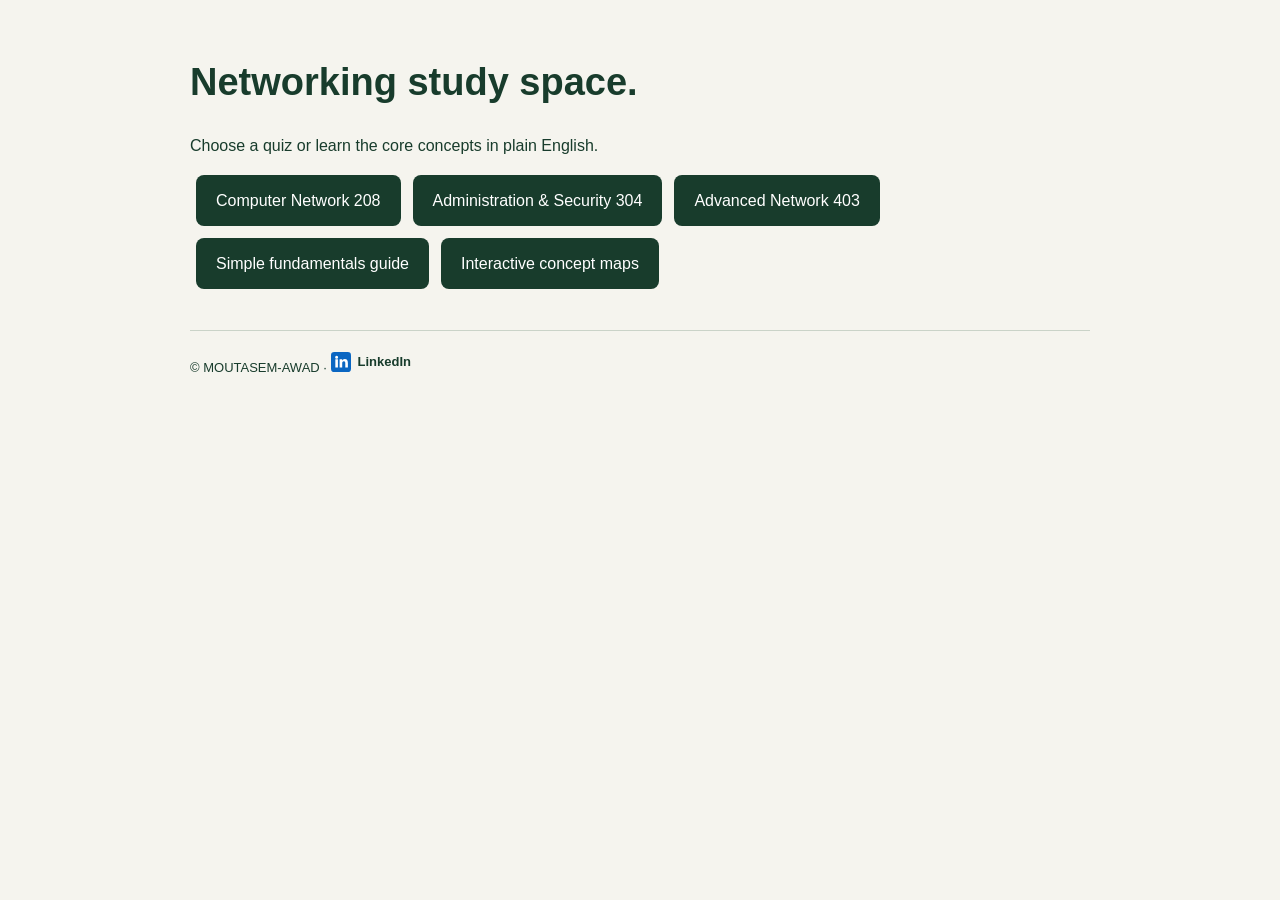
<file: index.html>
<!doctype html><html lang="en"><meta charset="utf-8"><meta name="viewport" content="width=device-width,initial-scale=1"><title>Networking Labs · MOUTASEM-AWAD</title><style>body{margin:0;background:#f5f4ee;color:#183c2c;font:16px/1.7 Arial,sans-serif}main{max-width:900px;margin:auto;padding:35px 22px}h1{font-size:38px;line-height:1.2}h2{margin-top:40px}article{background:white;border:1px solid #d8dfd5;border-radius:12px;padding:20px;margin:14px 0;break-inside:avoid}h3{margin:0}p{margin:10px 0}.tip{color:#47634e;font-size:15px}a{color:inherit}button,.button{background:#183c2c;color:white;padding:12px 20px;border:0;border-radius:8px;text-decoration:none;display:inline-block;margin:6px}footer{border-top:1px solid #cad3c8;margin-top:35px;padding-top:20px;font-size:13px}.linkedin-link{display:inline-flex;align-items:center;gap:7px;font-weight:600;text-decoration:none}.linkedin-link:hover{text-decoration:underline}.linkedin-link svg{width:20px;height:20px;vertical-align:middle}@media print{body{background:white}main{padding:0}button,.nav{display:none}h1{font-size:28px}article{padding:12px}footer{font-size:10px}}</style><main><h1>Networking study space.</h1><p>Choose a quiz or learn the core concepts in plain English.</p><a class="button" href="lab1/">Computer Network 208</a><a class="button" href="lab2/">Administration &amp; Security 304</a><a class="button" href="advance_network_403/">Advanced Network 403</a><a class="button" href="networking-fundamentals.html">Simple fundamentals guide</a><a class="button" href="concept-maps.html">Interactive concept maps</a><footer>© MOUTASEM-AWAD · <a class="linkedin-link" href="https://linkedin.com/in/mouatassem-awad-3a4078293" target="_blank" rel="noopener noreferrer" aria-label="Visit Moutasem Awad on LinkedIn"><svg viewBox="0 0 24 24" aria-hidden="true" focusable="false"><rect width="24" height="24" rx="4" fill="#0a66c2"/><path fill="#fff" d="M5.2 8.7h3.1v10H5.2zm1.55-4.1a1.8 1.8 0 1 0 0 3.6 1.8 1.8 0 0 0 0-3.6zm3.6 4.1h3v1.4h.1c.4-.8 1.4-1.7 3-1.7 3.2 0 3.8 2.1 3.8 4.8v5.5h-3.1v-4.9c0-1.2 0-2.7-1.7-2.7s-2 1.3-2 2.6v5h-3.1z"/></svg>LinkedIn</a></footer></main></html>
</file>
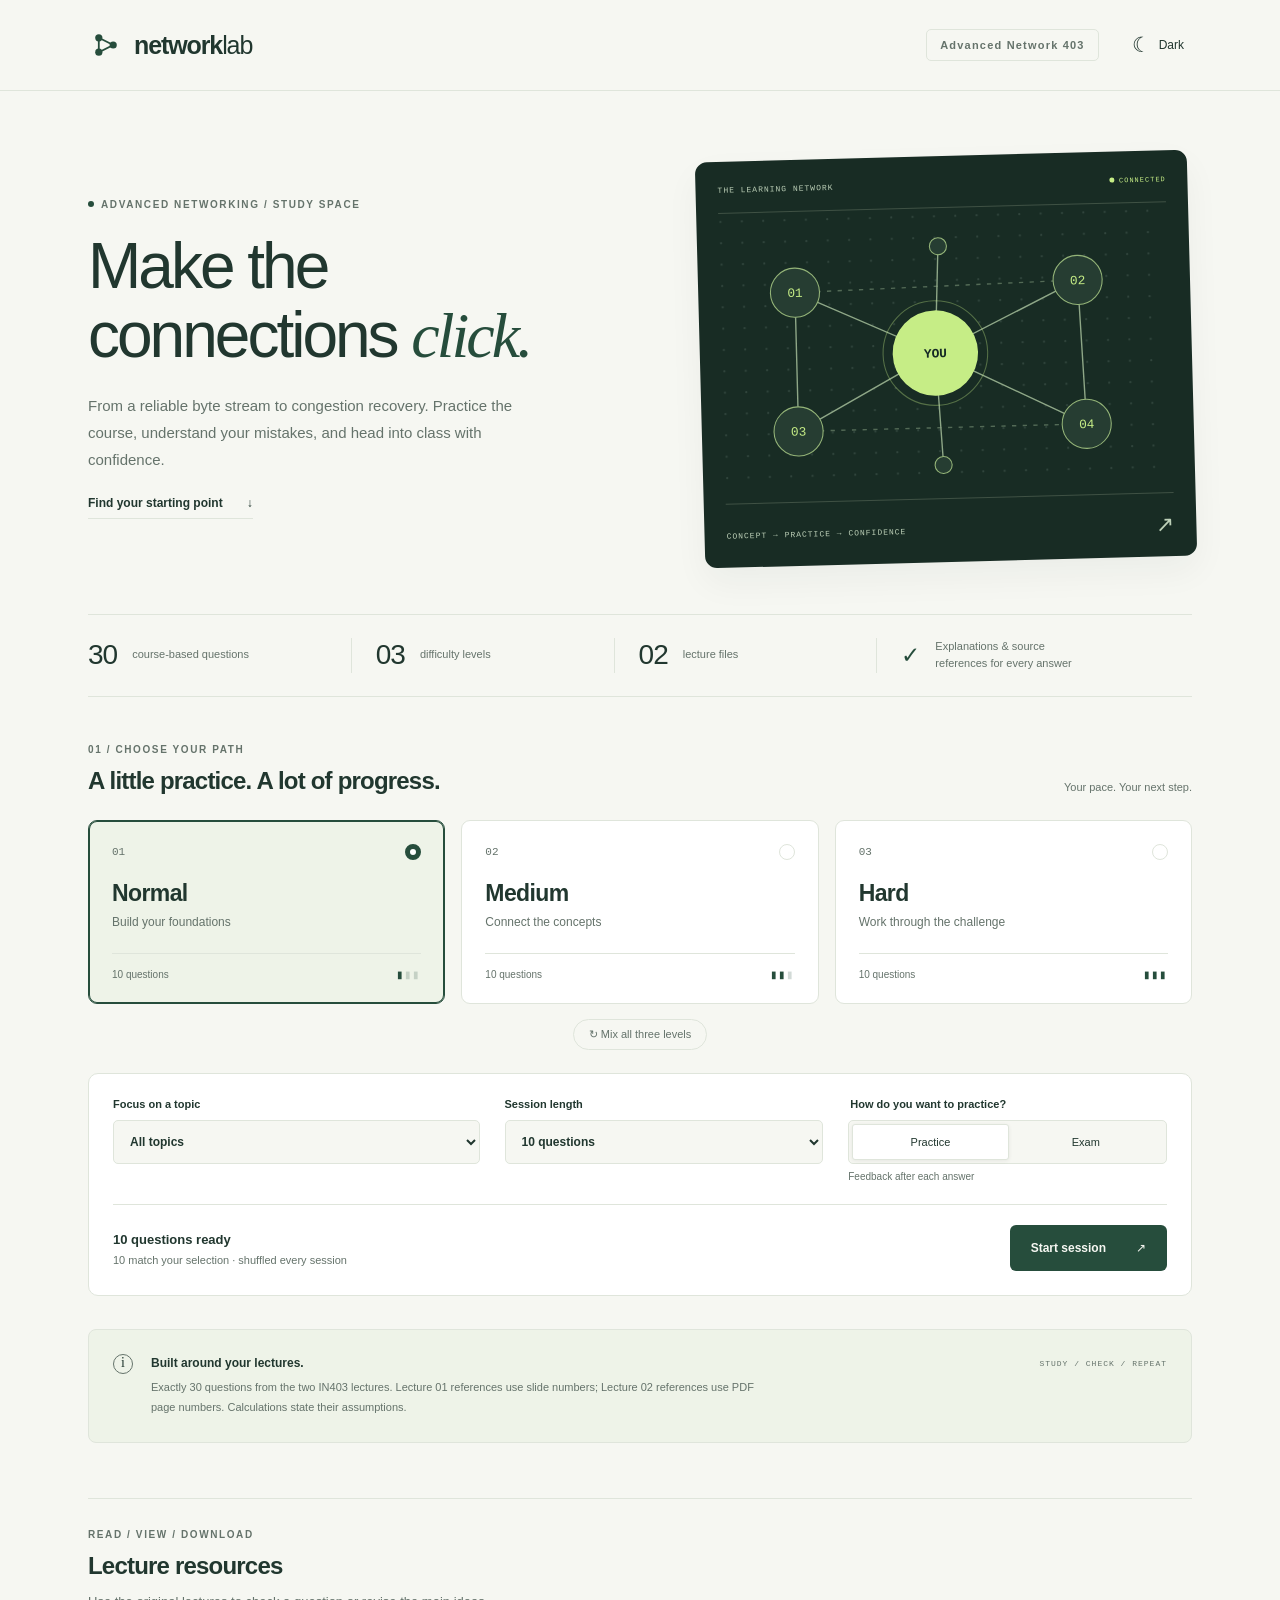
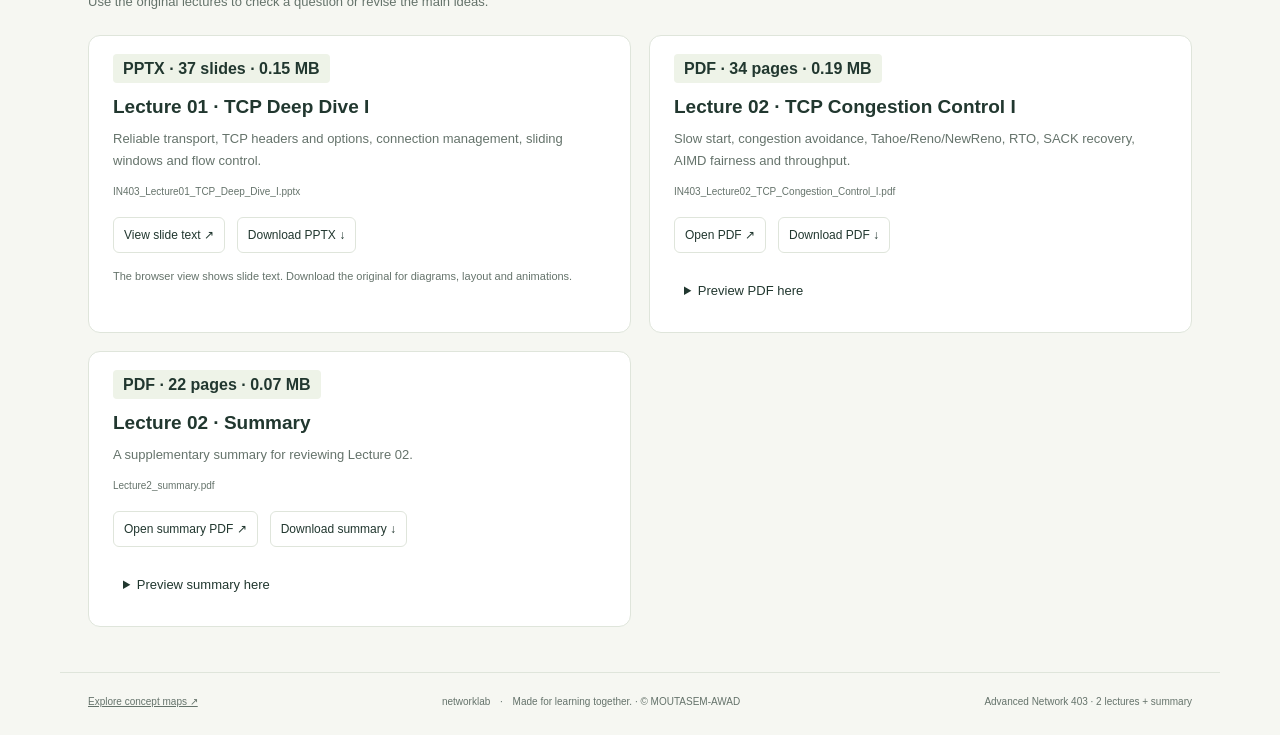
<file: advance_network_403/index.html>
<!doctype html>
<html lang="en">
  <head>
    <meta charset="UTF-8" />
    <meta name="viewport" content="width=device-width, initial-scale=1.0" />
    <meta name="theme-color" content="#152925" />
    <meta name="description" content="Practice 30 course-grounded IN403 TCP Deep Dive and Congestion Control questions across three difficulty levels. Study, test yourself, and review with source references." />
    <link rel="icon" type="image/svg+xml" href="./public/favicon.svg" />
    <link rel="stylesheet" href="./src/styles.css" />
    <title>Advanced Network 403 · Quiz</title>
  </head>
  <body><div id="root"><p style="padding:40px;font-family:system-ui">Loading Network Lab…</p></div><script type="module" src="./src/app.js"></script></body>
</html>
</file>
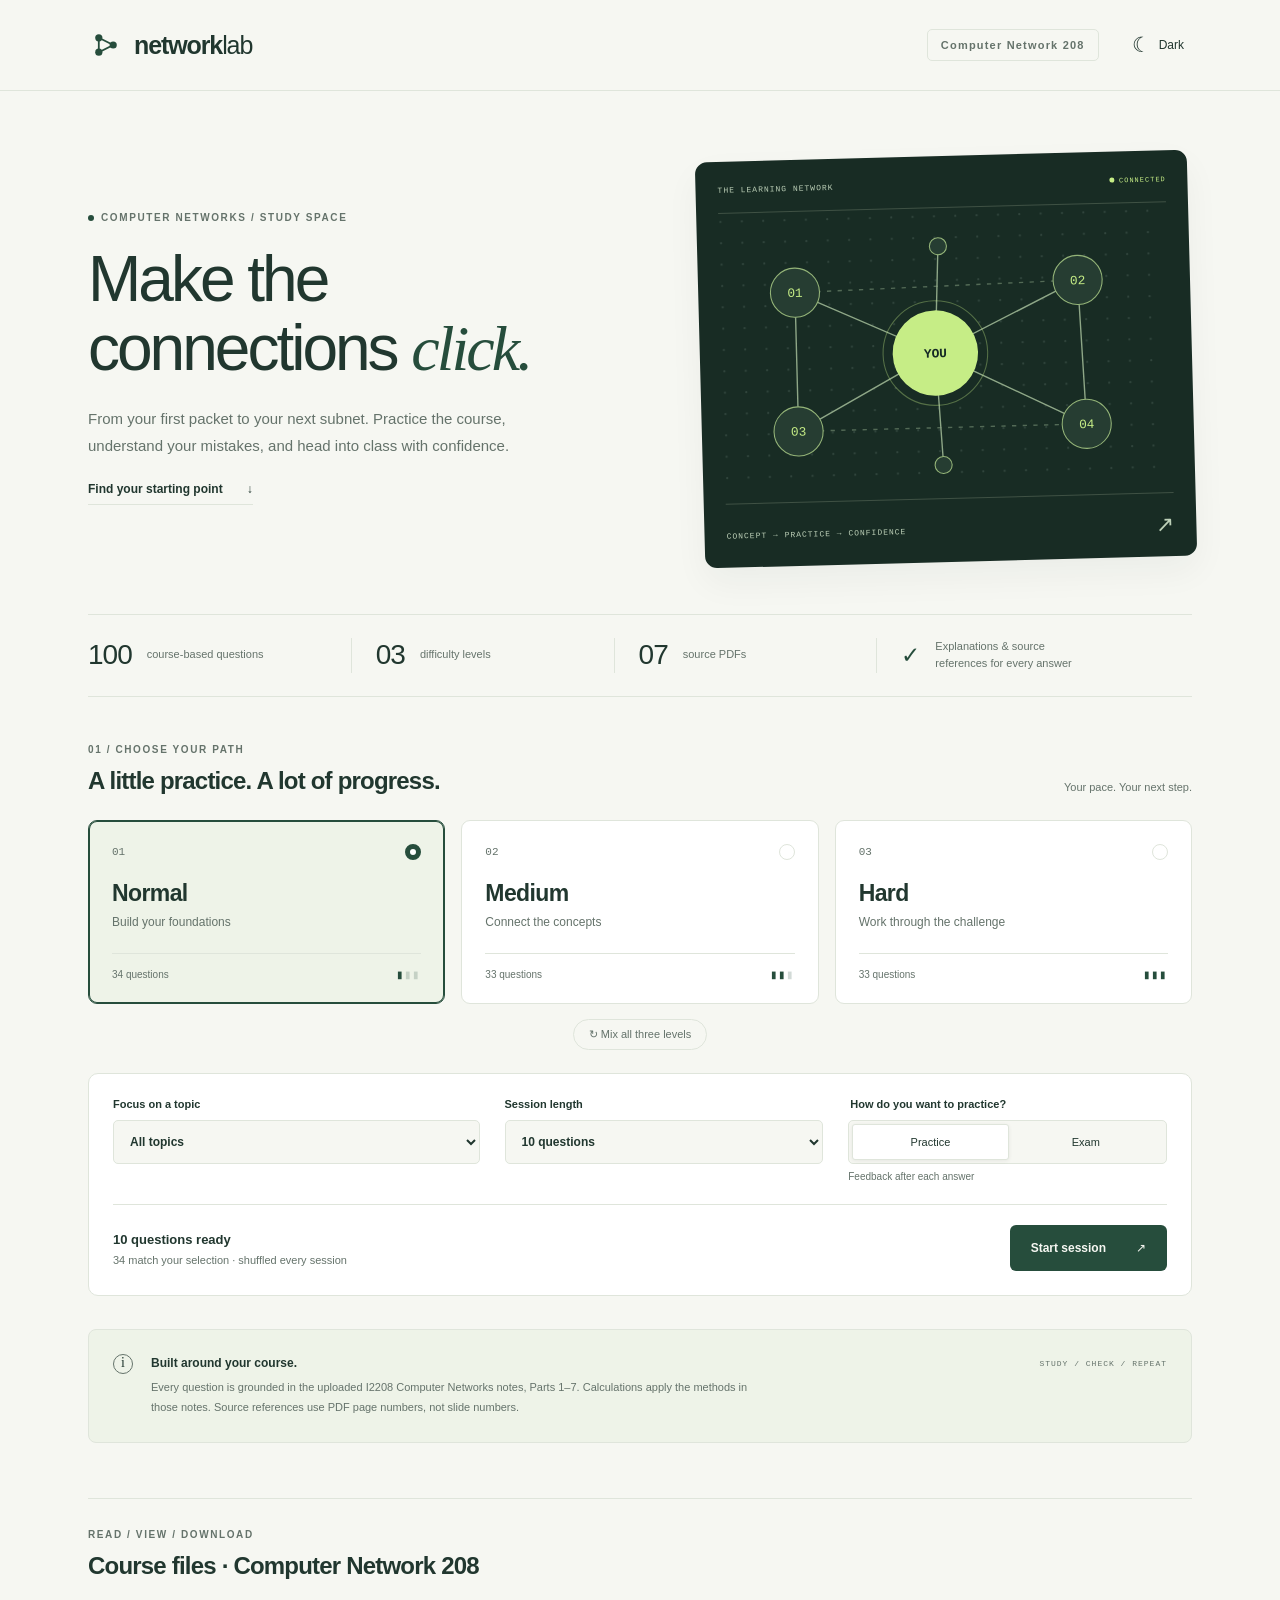
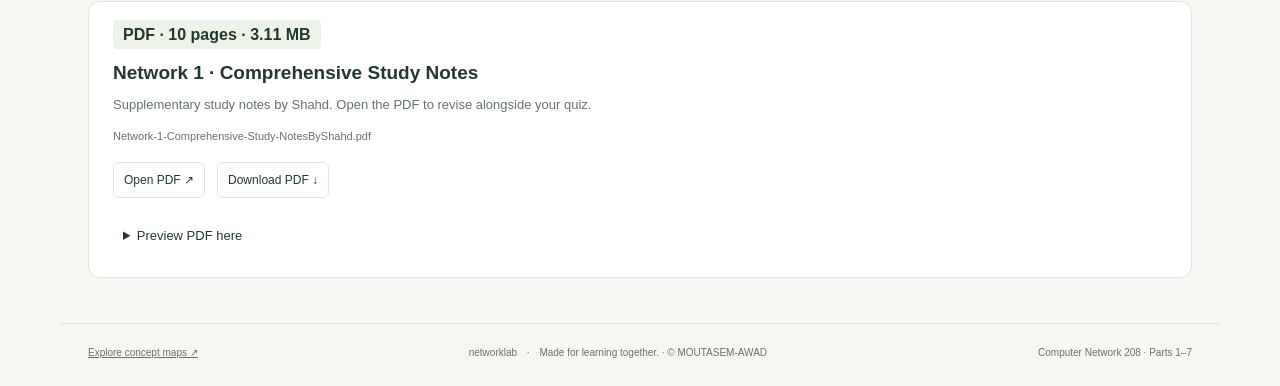
<file: lab1/index.html>
<!doctype html>
<html lang="en">
  <head>
    <meta charset="UTF-8" />
    <meta name="viewport" content="width=device-width, initial-scale=1.0" />
    <meta name="theme-color" content="#152925" />
    <meta name="description" content="Practice 100 course-grounded I2208 Computer Networks questions across three difficulty levels. Study, test yourself, and review with source references." />
    <link rel="icon" type="image/svg+xml" href="./public/favicon.svg" />
    <link rel="stylesheet" href="./src/styles.css" />
    <title>Computer Network 208 · Quiz</title>
  </head>
  <body><div id="root"><p style="padding:40px;font-family:system-ui">Loading Network Lab…</p></div><script type="module" src="./src/app.js"></script></body>
</html>
</file>
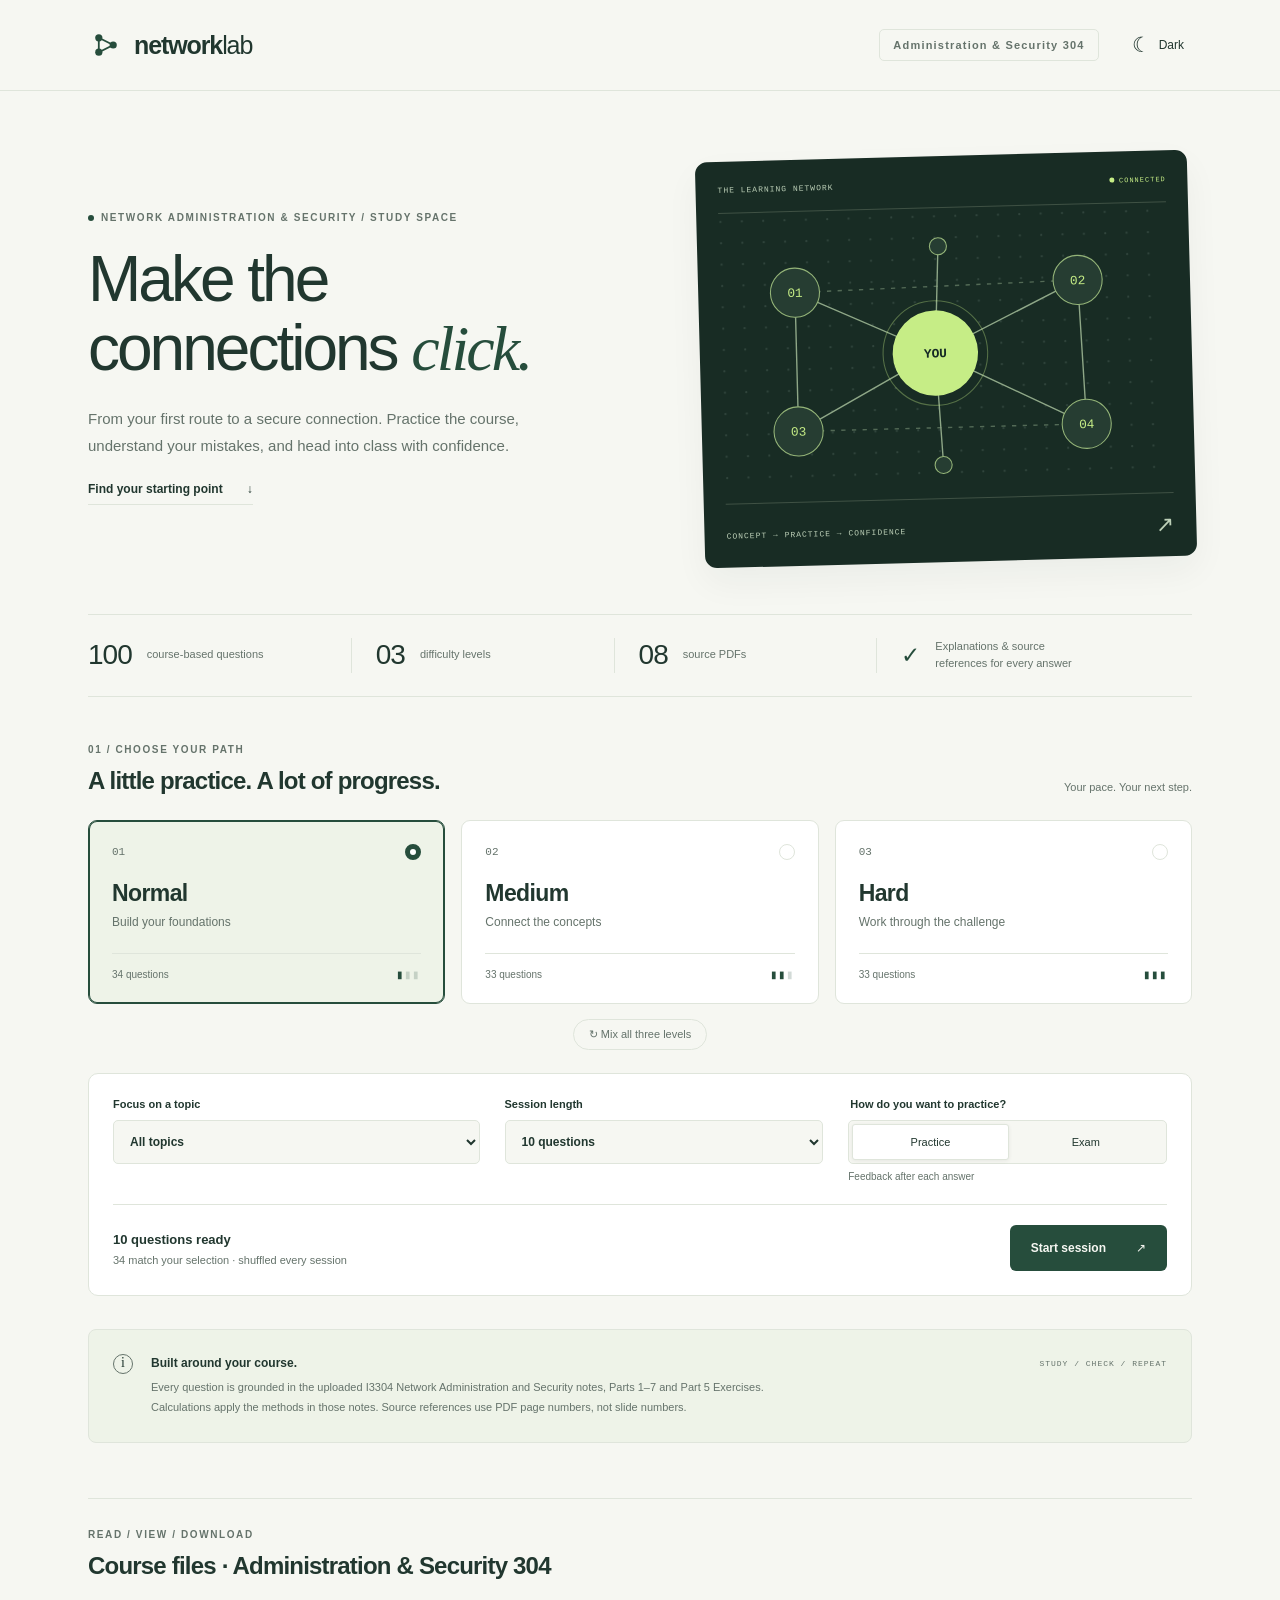
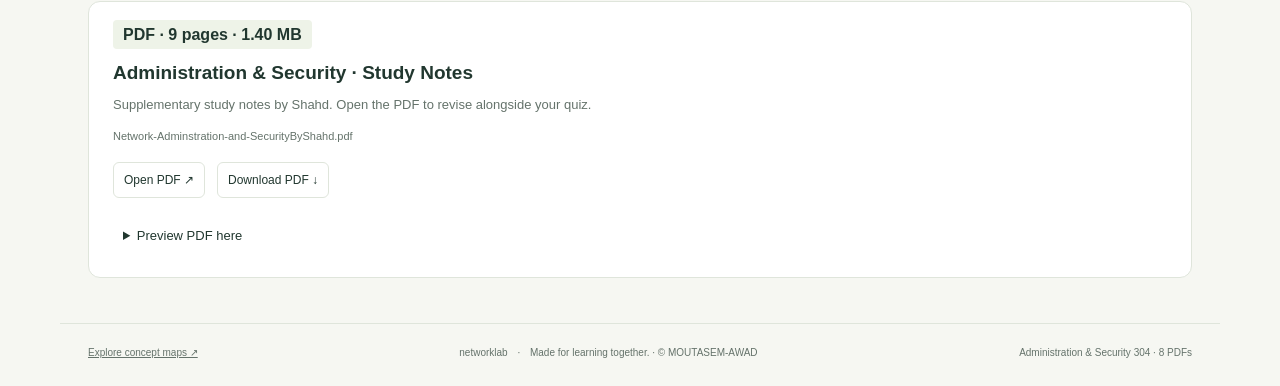
<file: lab2/index.html>
<!doctype html>
<html lang="en">
  <head>
    <meta charset="UTF-8" />
    <meta name="viewport" content="width=device-width, initial-scale=1.0" />
    <meta name="theme-color" content="#152925" />
    <meta name="description" content="Practice 100 course-grounded I3304 Network Administration and Security questions across three difficulty levels. Study, test yourself, and review with source references." />
    <link rel="icon" type="image/svg+xml" href="./public/favicon.svg" />
    <link rel="stylesheet" href="./src/styles.css" />
    <title>Administration &amp; Security 304 · Quiz</title>
  </head>
  <body><div id="root"><p style="padding:40px;font-family:system-ui">Loading Network Lab…</p></div><script type="module" src="./src/app.js"></script></body>
</html>
</file>
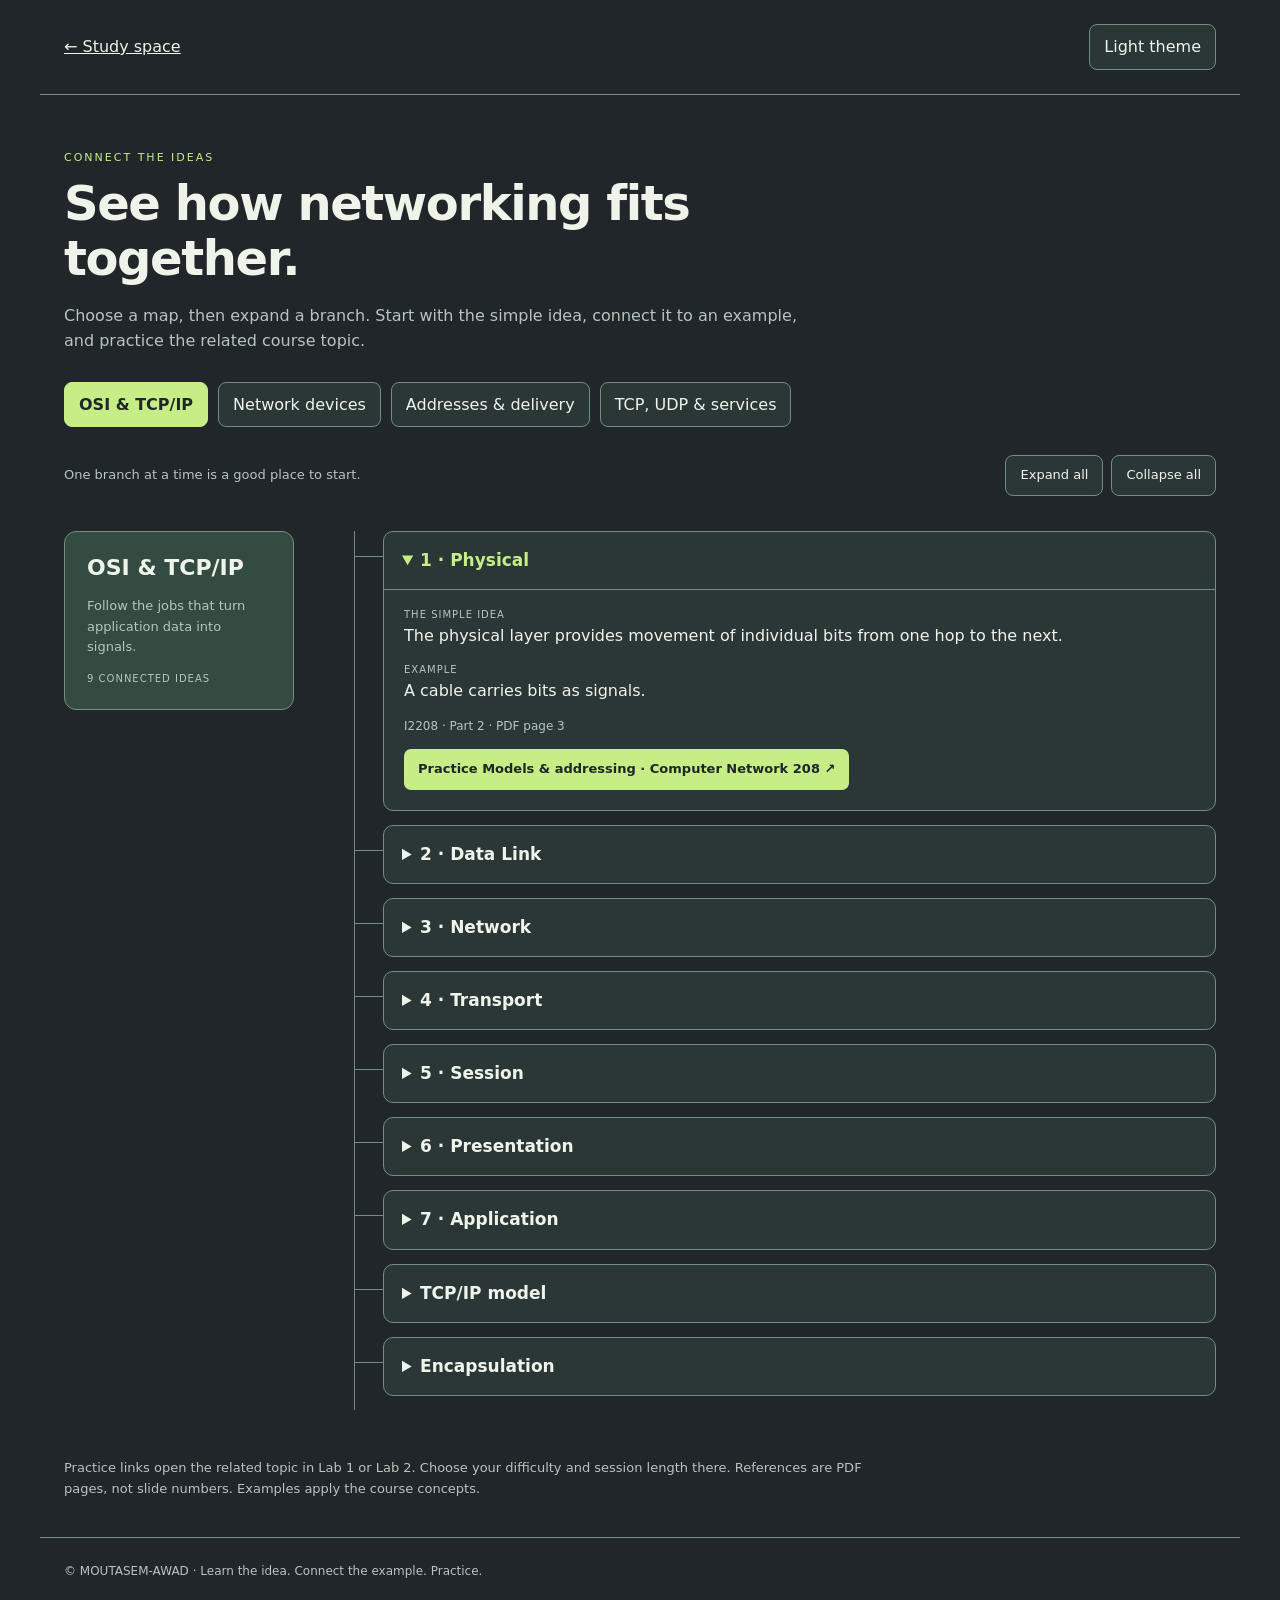
<file: concept-maps.html>
<!doctype html>
<html lang="en"><head><meta charset="utf-8"><meta name="viewport" content="width=device-width,initial-scale=1"><title>Concept maps · Network Lab</title><link rel="stylesheet" href="concept-maps.css"></head>
<body><header><a href="./">← Study space</a><button id="theme" type="button">Light theme</button></header><main><p class="eyebrow">CONNECT THE IDEAS</p><h1>See how networking fits together.</h1><p class="intro">Choose a map, then expand a branch. Start with the simple idea, connect it to an example, and practice the related course topic.</p><nav id="maps" aria-label="Choose a concept map"></nav><div class="toolbar"><span>One branch at a time is a good place to start.</span><div><button id="expand" type="button">Expand all</button><button id="collapse" type="button">Collapse all</button></div></div><section id="tree" aria-label="Concept map"></section><p class="note">Practice links open the related topic in Lab 1 or Lab 2. Choose your difficulty and session length there. References are PDF pages, not slide numbers. Examples apply the course concepts.</p></main><footer>© MOUTASEM-AWAD · Learn the idea. Connect the example. Practice.</footer><script type="module" src="concept-maps.js"></script></body></html>
</file>
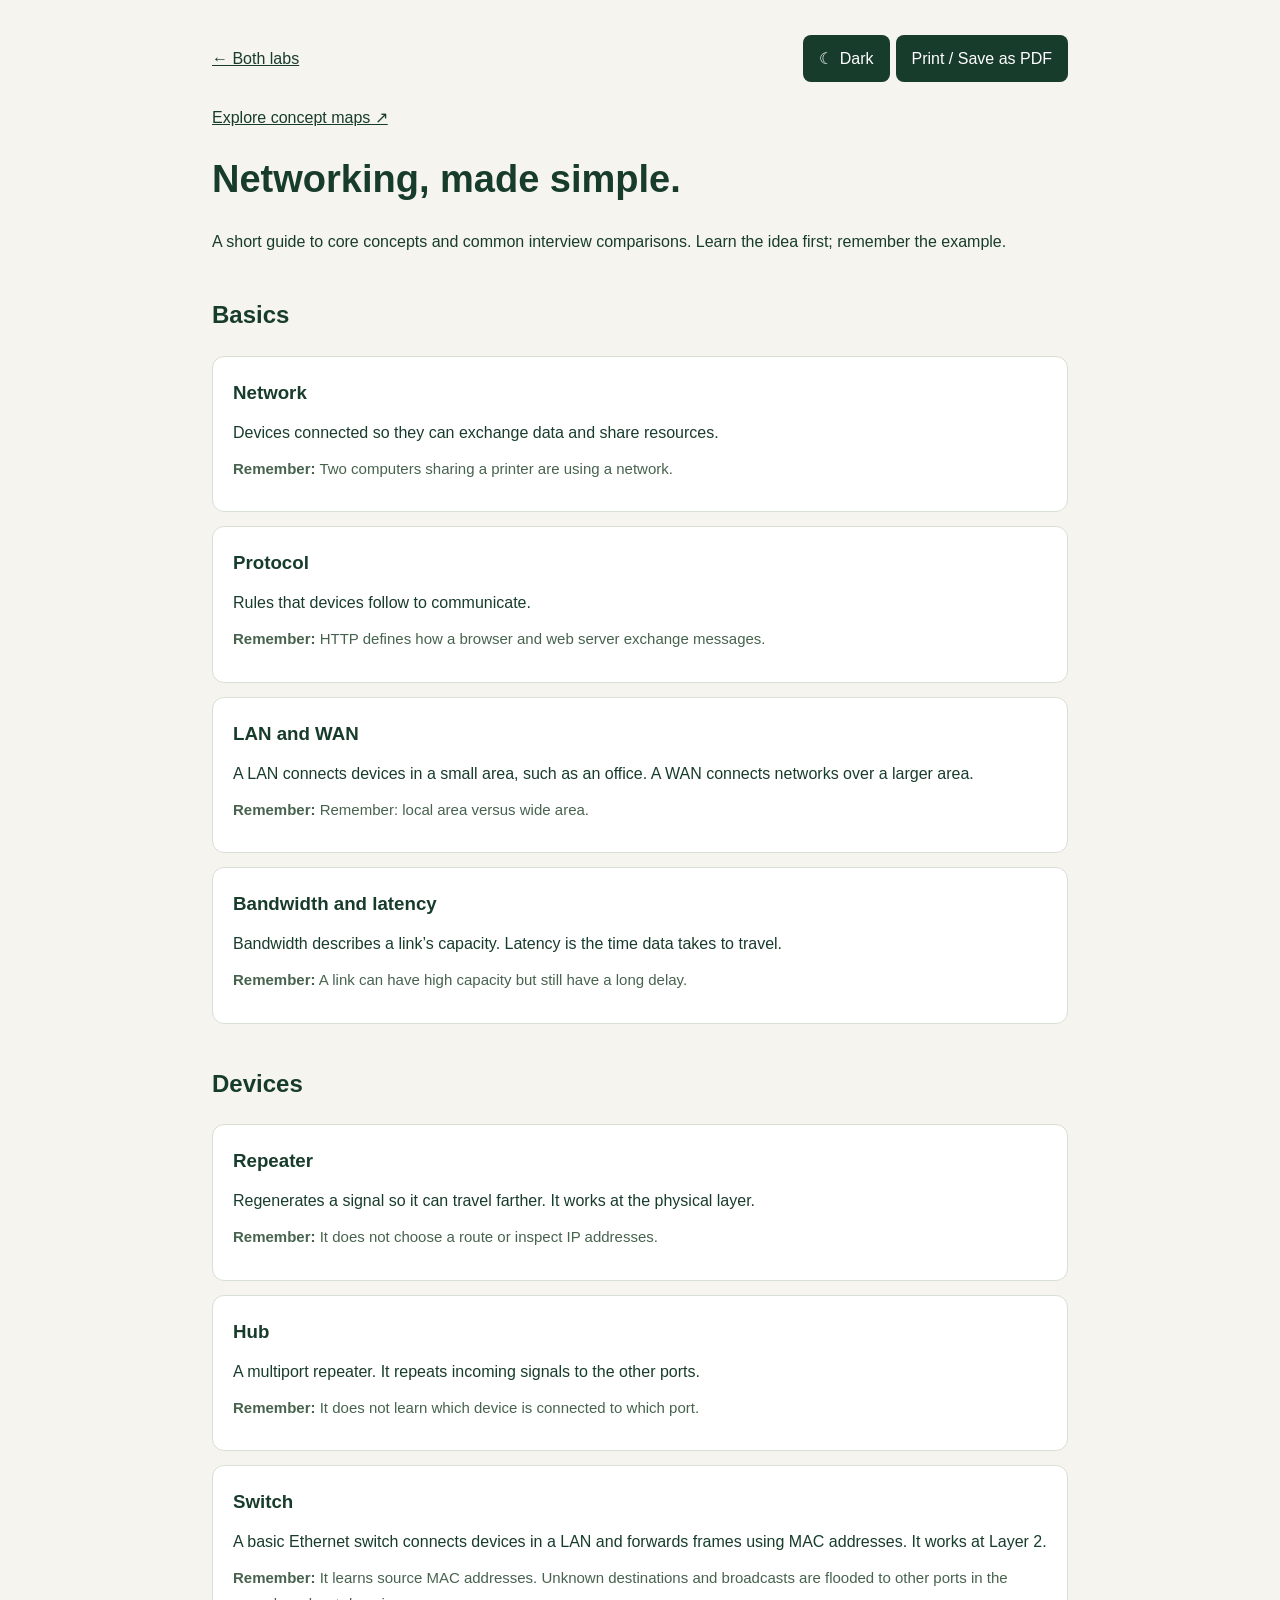
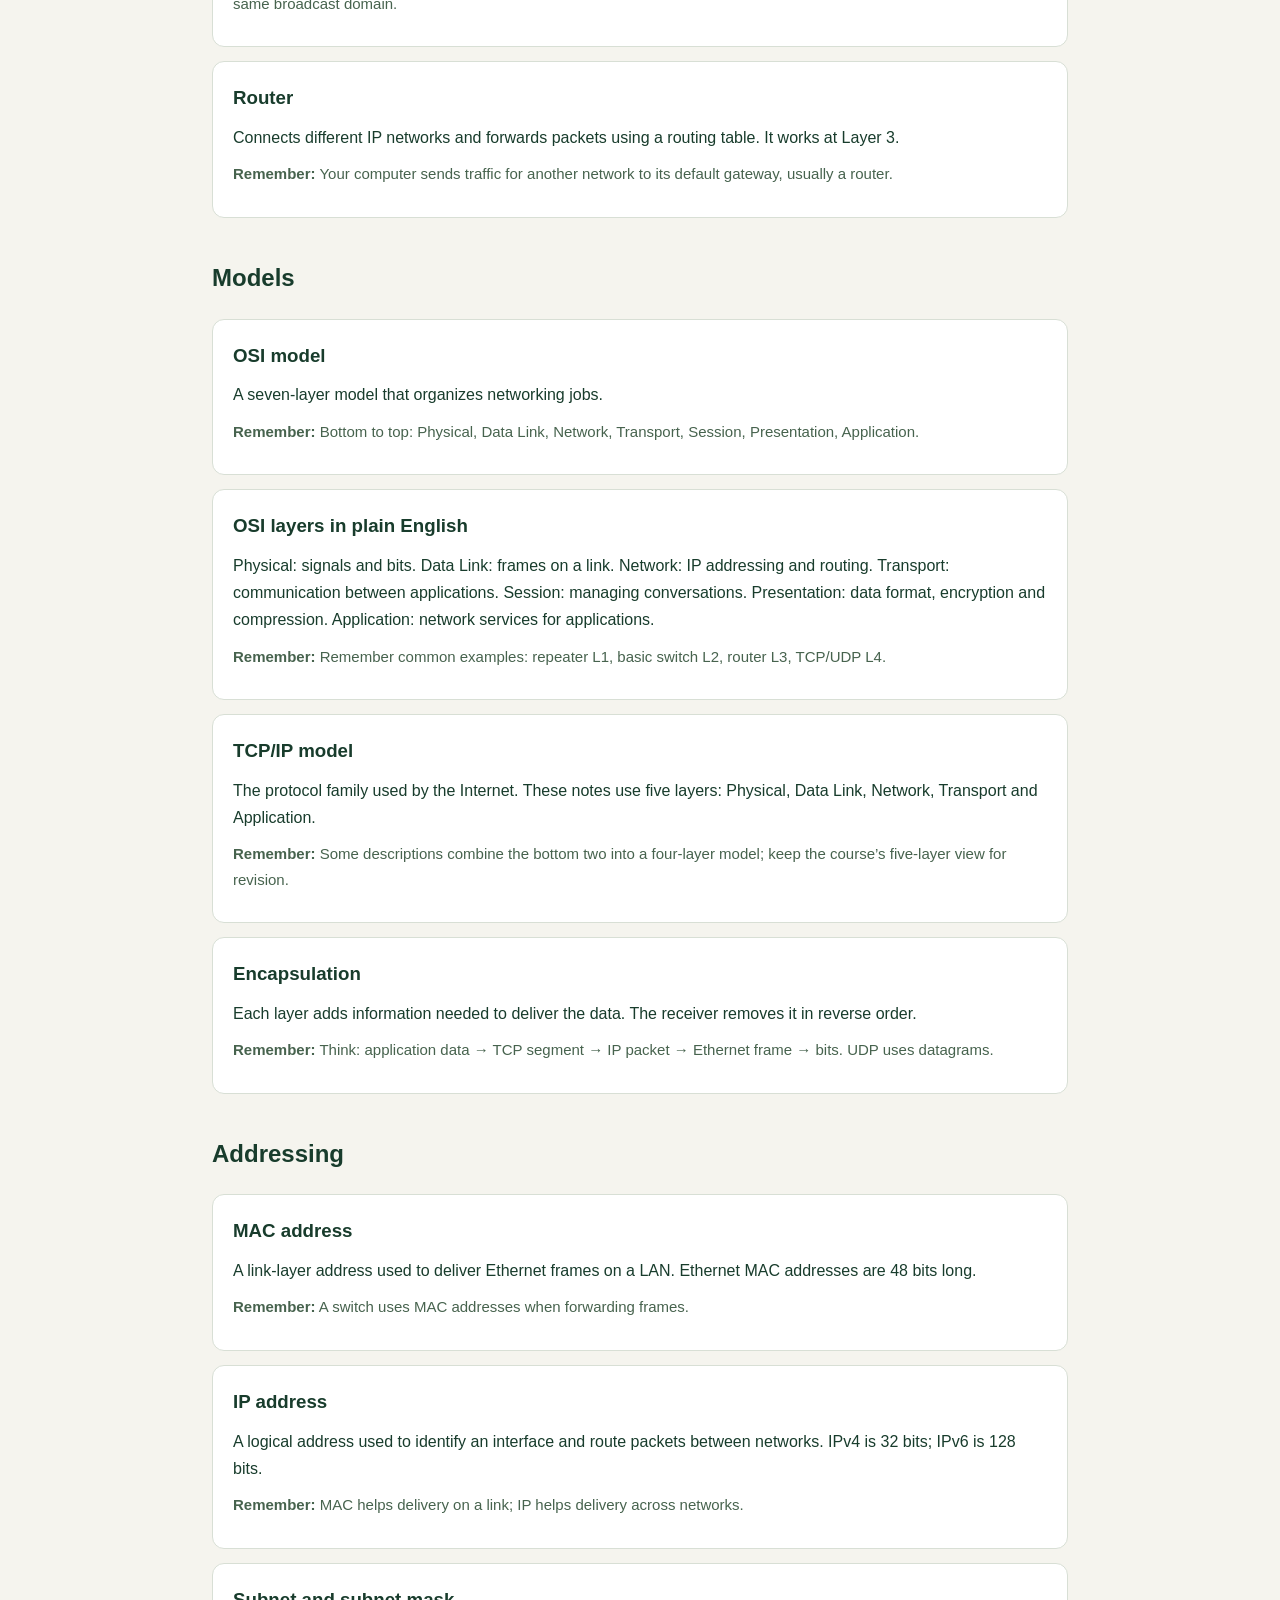
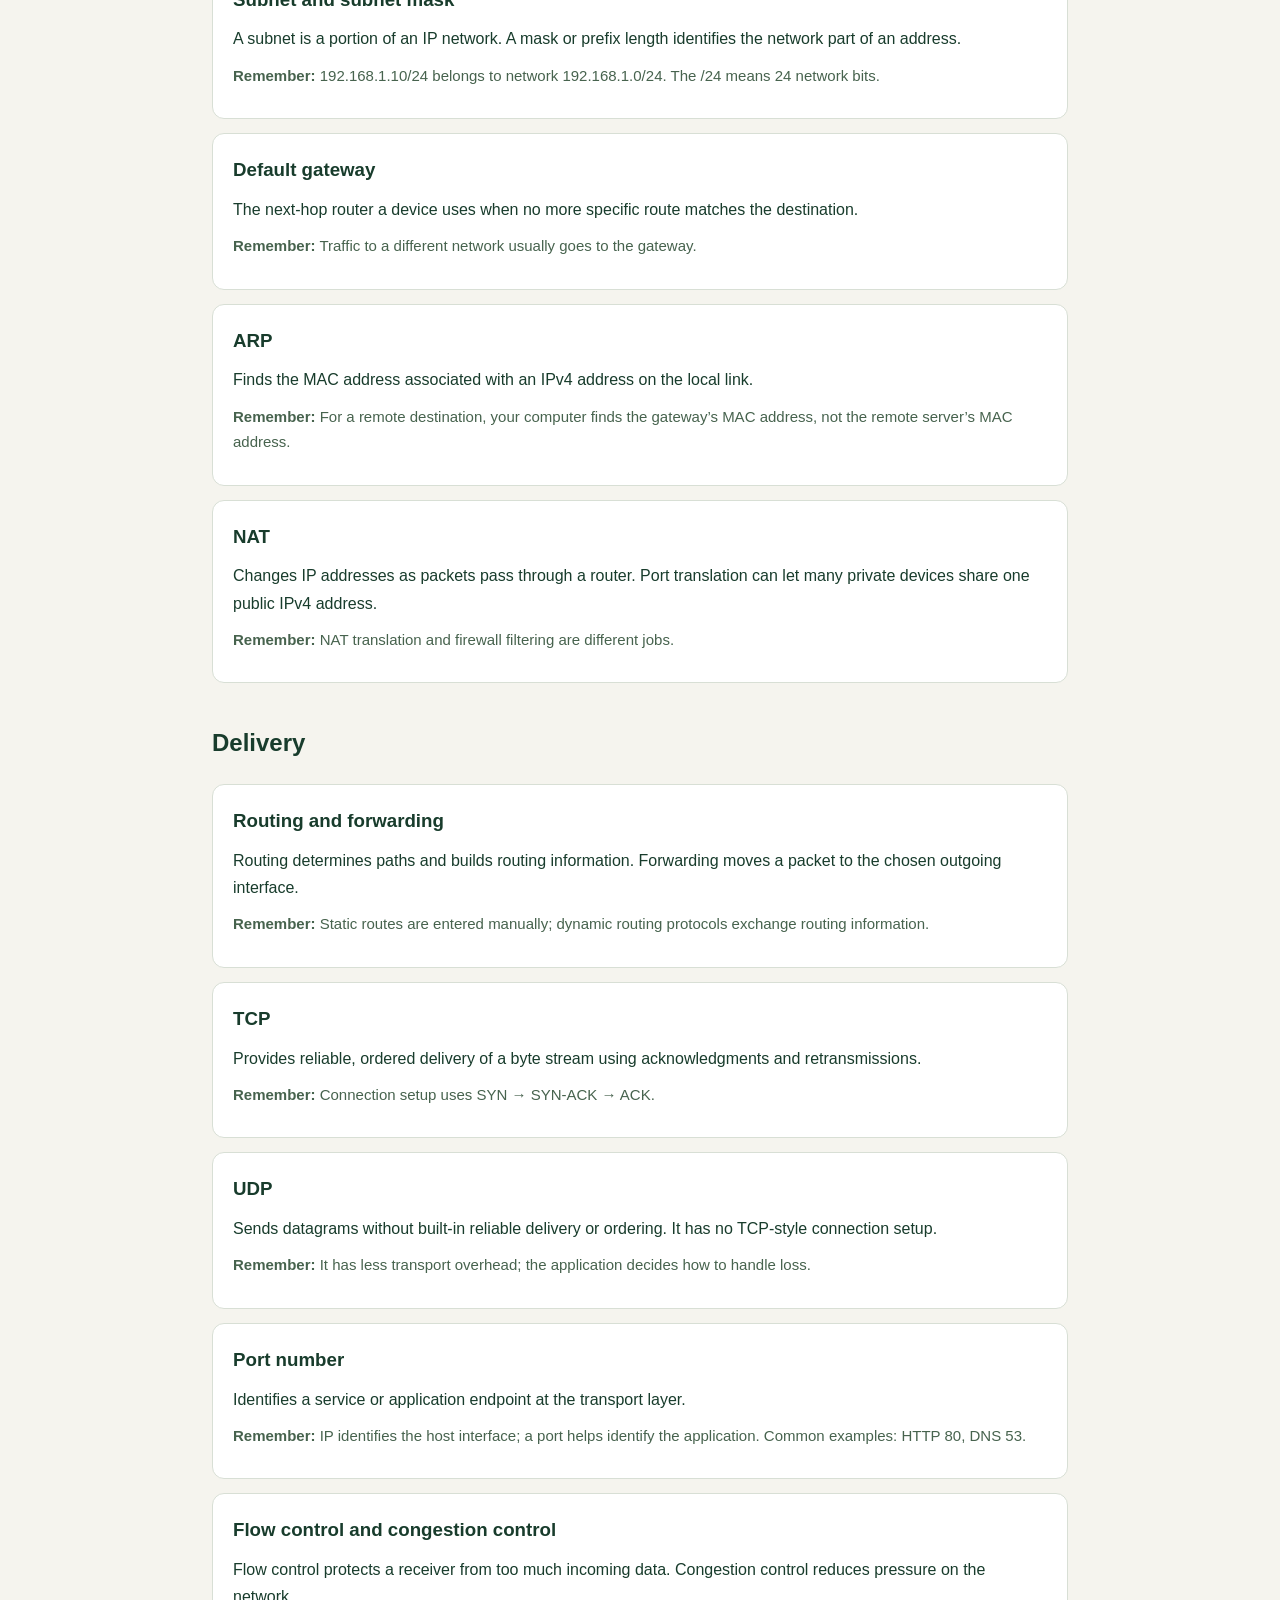
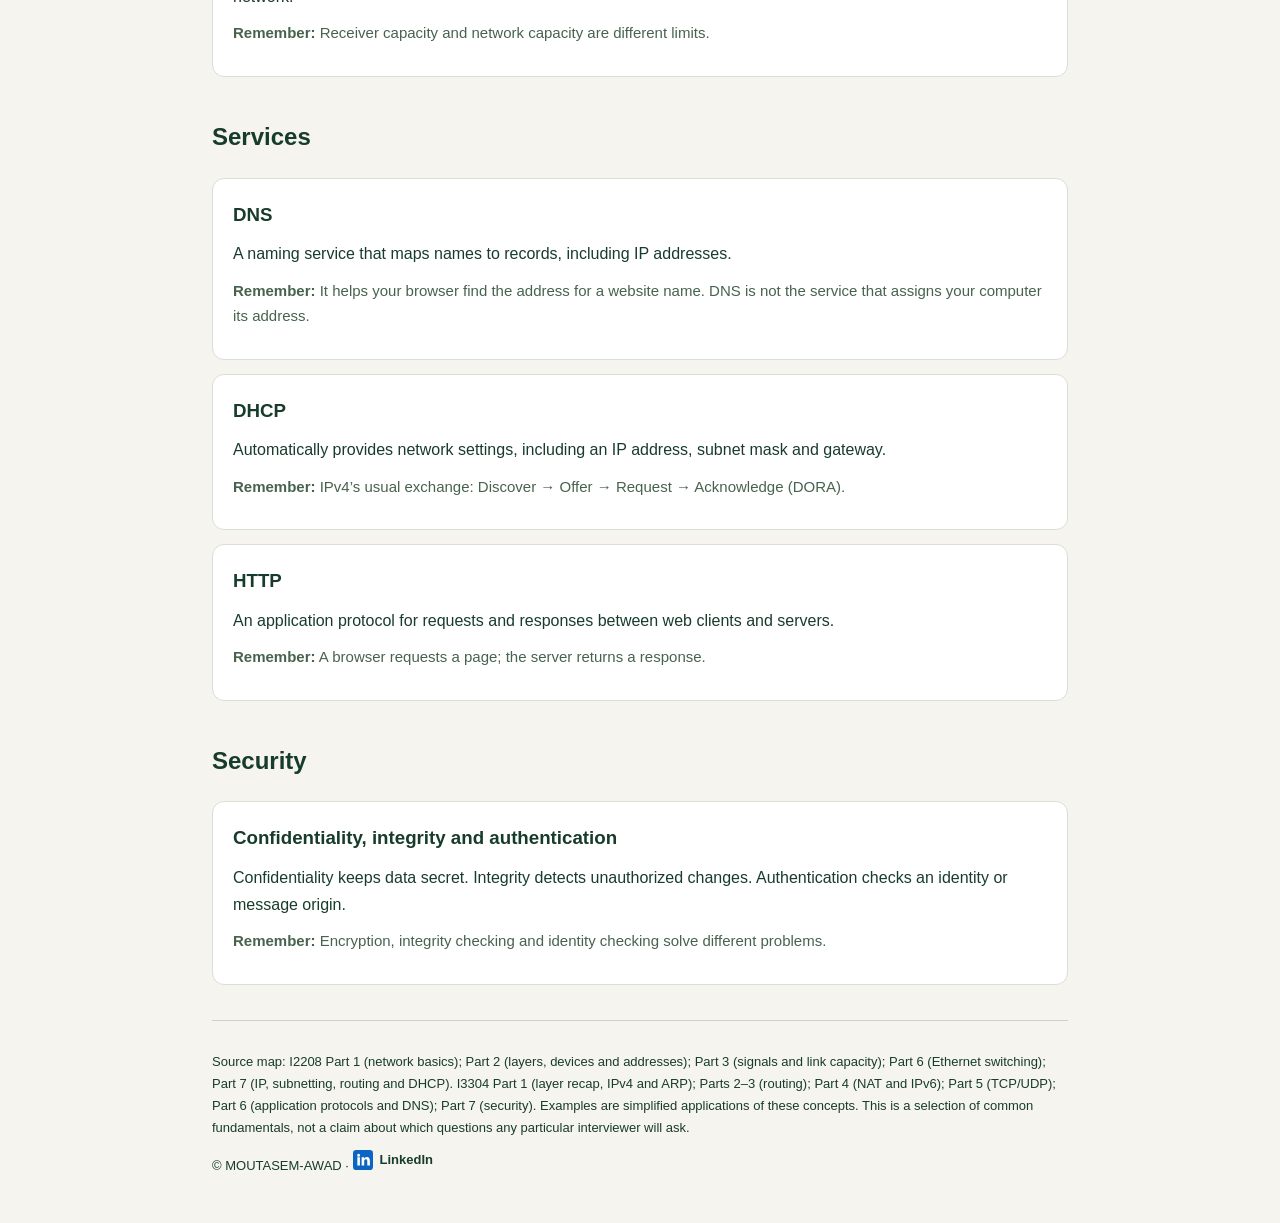
<file: networking-fundamentals.html>
<!doctype html>
<html lang="en">
  <head>
    <meta charset="utf-8">
    <meta name="viewport" content="width=device-width,initial-scale=1">
    <meta name="theme-color" content="#f5f4ee">
    <title>Networking Fundamentals · MOUTASEM-AWAD</title>
    <script>
      let theme = matchMedia('(prefers-color-scheme: dark)').matches ? 'dark' : 'light';
      try {
        theme = localStorage.getItem('networking-fundamentals-theme') || theme;
      } catch {}
      document.documentElement.dataset.theme = theme;
    </script>
    <style>
      :root {
        color-scheme: light;
        --page-bg: #f5f4ee;
        --text: #183c2c;
        --card: #fff;
        --border: #d8dfd5;
        --tip: #47634e;
        --footer-border: #cad3c8;
        --button-bg: #183c2c;
        --button-text: #fff;
      }

      :root[data-theme="dark"] {
        color-scheme: dark;
        --page-bg: #111e1a;
        --text: #e2ecdf;
        --card: #1a2a23;
        --border: #35473c;
        --tip: #afbeb0;
        --footer-border: #35473c;
        --button-bg: #c6eb97;
        --button-text: #17251c;
      }

      * {
        box-sizing: border-box;
      }

      body {
        margin: 0;
        background: var(--page-bg);
        color: var(--text);
        font: 16px/1.7 Arial, sans-serif;
        transition: background-color 160ms ease, color 160ms ease;
      }

      main {
        max-width: 900px;
        margin: auto;
        padding: 35px 22px;
      }

      .toolbar {
        display: flex;
        align-items: center;
        justify-content: space-between;
        flex-wrap: wrap;
        gap: 10px;
        margin-bottom: 22px;
      }

      .toolbar-actions {
        display: flex;
        flex-wrap: wrap;
        gap: 6px;
      }

      h1 {
        font-size: 38px;
        line-height: 1.2;
      }

      h2 {
        margin-top: 40px;
      }

      article {
        margin: 14px 0;
        padding: 20px;
        border: 1px solid var(--border);
        border-radius: 12px;
        background: var(--card);
        break-inside: avoid;
      }

      h3 {
        margin: 0;
      }

      p {
        margin: 10px 0;
      }

      .tip {
        color: var(--tip);
        font-size: 15px;
      }

      a {
        color: inherit;
      }

      button,
      .button {
        display: inline-flex;
        align-items: center;
        gap: 7px;
        margin: 0;
        padding: 10px 16px;
        border: 0;
        border-radius: 8px;
        background: var(--button-bg);
        color: var(--button-text);
        font: inherit;
        text-decoration: none;
        cursor: pointer;
      }

      button:focus-visible,
      a:focus-visible {
        outline: 3px solid #7dbd9b;
        outline-offset: 3px;
      }

      footer {
        margin-top: 35px;
        padding-top: 20px;
        border-top: 1px solid var(--footer-border);
        font-size: 13px;
      }

      .linkedin-link {
        display: inline-flex;
        align-items: center;
        gap: 7px;
        font-weight: 600;
        text-decoration: none;
      }

      .linkedin-link:hover {
        text-decoration: underline;
      }

      .linkedin-link svg {
        width: 20px;
        height: 20px;
        flex: 0 0 auto;
      }

      @media print {
        :root {
          color-scheme: light;
          --page-bg: #fff;
          --text: #000;
          --card: #fff;
          --border: #ddd;
          --tip: #333;
          --footer-border: #aaa;
        }

        body {
          background: white;
          color: black;
        }

        main {
          padding: 0;
        }

        button,
        .nav {
          display: none;
        }

        h1 {
          font-size: 28px;
        }

        article {
          padding: 12px;
        }

        footer {
          font-size: 10px;
        }
      }
    </style>
  </head>
  <body>
    <main>
      <div class="toolbar">
        <a class="nav" href="./">← Both labs</a>
        <div class="toolbar-actions">
          <button id="theme-toggle" type="button" aria-label="Switch to dark theme">☾ <span>Dark</span></button>
          <button type="button" onclick="window.print()">Print / Save as PDF</button>
        </div>
      </div>
      <a class="nav" href="concept-maps.html">Explore concept maps ↗</a><h1>Networking, made simple.</h1>
      <p>A short guide to core concepts and common interview comparisons. Learn the idea first; remember the example.</p>
      <section>
        <h2>Basics</h2>
        <article>
          <h3>Network</h3>
          <p>Devices connected so they can exchange data and share resources.</p>
          <p class="tip"><b>Remember:</b> Two computers sharing a printer are using a network.</p>
        </article>
        <article>
          <h3>Protocol</h3>
          <p>Rules that devices follow to communicate.</p>
          <p class="tip"><b>Remember:</b> HTTP defines how a browser and web server exchange messages.</p>
        </article>
        <article>
          <h3>LAN and WAN</h3>
          <p>A LAN connects devices in a small area, such as an office. A WAN connects networks over a larger area.</p>
          <p class="tip"><b>Remember:</b> Remember: local area versus wide area.</p>
        </article>
        <article>
          <h3>Bandwidth and latency</h3>
          <p>Bandwidth describes a link’s capacity. Latency is the time data takes to travel.</p>
          <p class="tip"><b>Remember:</b> A link can have high capacity but still have a long delay.</p>
        </article>
      </section>
      <section>
        <h2>Devices</h2>
        <article>
          <h3>Repeater</h3>
          <p>Regenerates a signal so it can travel farther. It works at the physical layer.</p>
          <p class="tip"><b>Remember:</b> It does not choose a route or inspect IP addresses.</p>
        </article>
        <article>
          <h3>Hub</h3>
          <p>A multiport repeater. It repeats incoming signals to the other ports.</p>
          <p class="tip"><b>Remember:</b> It does not learn which device is connected to which port.</p>
        </article>
        <article>
          <h3>Switch</h3>
          <p>A basic Ethernet switch connects devices in a LAN and forwards frames using MAC addresses. It works at Layer 2.</p>
          <p class="tip"><b>Remember:</b> It learns source MAC addresses. Unknown destinations and broadcasts are flooded to other ports in the same broadcast domain.</p>
        </article>
        <article>
          <h3>Router</h3>
          <p>Connects different IP networks and forwards packets using a routing table. It works at Layer 3.</p>
          <p class="tip"><b>Remember:</b> Your computer sends traffic for another network to its default gateway, usually a router.</p>
        </article>
      </section>
      <section>
        <h2>Models</h2>
        <article>
          <h3>OSI model</h3>
          <p>A seven-layer model that organizes networking jobs.</p>
          <p class="tip"><b>Remember:</b> Bottom to top: Physical, Data Link, Network, Transport, Session, Presentation, Application.</p>
        </article>
        <article>
          <h3>OSI layers in plain English</h3>
          <p>Physical: signals and bits. Data Link: frames on a link. Network: IP addressing and routing. Transport: communication between applications. Session: managing conversations. Presentation: data format, encryption and compression. Application: network services for applications.</p>
          <p class="tip"><b>Remember:</b> Remember common examples: repeater L1, basic switch L2, router L3, TCP/UDP L4.</p>
        </article>
        <article>
          <h3>TCP/IP model</h3>
          <p>The protocol family used by the Internet. These notes use five layers: Physical, Data Link, Network, Transport and Application.</p>
          <p class="tip"><b>Remember:</b> Some descriptions combine the bottom two into a four-layer model; keep the course’s five-layer view for revision.</p>
        </article>
        <article>
          <h3>Encapsulation</h3>
          <p>Each layer adds information needed to deliver the data. The receiver removes it in reverse order.</p>
          <p class="tip"><b>Remember:</b> Think: application data → TCP segment → IP packet → Ethernet frame → bits. UDP uses datagrams.</p>
        </article>
      </section>
      <section>
        <h2>Addressing</h2>
        <article>
          <h3>MAC address</h3>
          <p>A link-layer address used to deliver Ethernet frames on a LAN. Ethernet MAC addresses are 48 bits long.</p>
          <p class="tip"><b>Remember:</b> A switch uses MAC addresses when forwarding frames.</p>
        </article>
        <article>
          <h3>IP address</h3>
          <p>A logical address used to identify an interface and route packets between networks. IPv4 is 32 bits; IPv6 is 128 bits.</p>
          <p class="tip"><b>Remember:</b> MAC helps delivery on a link; IP helps delivery across networks.</p>
        </article>
        <article>
          <h3>Subnet and subnet mask</h3>
          <p>A subnet is a portion of an IP network. A mask or prefix length identifies the network part of an address.</p>
          <p class="tip"><b>Remember:</b> 192.168.1.10/24 belongs to network 192.168.1.0/24. The /24 means 24 network bits.</p>
        </article>
        <article>
          <h3>Default gateway</h3>
          <p>The next-hop router a device uses when no more specific route matches the destination.</p>
          <p class="tip"><b>Remember:</b> Traffic to a different network usually goes to the gateway.</p>
        </article>
        <article>
          <h3>ARP</h3>
          <p>Finds the MAC address associated with an IPv4 address on the local link.</p>
          <p class="tip"><b>Remember:</b> For a remote destination, your computer finds the gateway’s MAC address, not the remote server’s MAC address.</p>
        </article>
        <article>
          <h3>NAT</h3>
          <p>Changes IP addresses as packets pass through a router. Port translation can let many private devices share one public IPv4 address.</p>
          <p class="tip"><b>Remember:</b> NAT translation and firewall filtering are different jobs.</p>
        </article>
      </section>
      <section>
        <h2>Delivery</h2>
        <article>
          <h3>Routing and forwarding</h3>
          <p>Routing determines paths and builds routing information. Forwarding moves a packet to the chosen outgoing interface.</p>
          <p class="tip"><b>Remember:</b> Static routes are entered manually; dynamic routing protocols exchange routing information.</p>
        </article>
        <article>
          <h3>TCP</h3>
          <p>Provides reliable, ordered delivery of a byte stream using acknowledgments and retransmissions.</p>
          <p class="tip"><b>Remember:</b> Connection setup uses SYN → SYN-ACK → ACK.</p>
        </article>
        <article>
          <h3>UDP</h3>
          <p>Sends datagrams without built-in reliable delivery or ordering. It has no TCP-style connection setup.</p>
          <p class="tip"><b>Remember:</b> It has less transport overhead; the application decides how to handle loss.</p>
        </article>
        <article>
          <h3>Port number</h3>
          <p>Identifies a service or application endpoint at the transport layer.</p>
          <p class="tip"><b>Remember:</b> IP identifies the host interface; a port helps identify the application. Common examples: HTTP 80, DNS 53.</p>
        </article>
        <article>
          <h3>Flow control and congestion control</h3>
          <p>Flow control protects a receiver from too much incoming data. Congestion control reduces pressure on the network.</p>
          <p class="tip"><b>Remember:</b> Receiver capacity and network capacity are different limits.</p>
        </article>
      </section>
      <section>
        <h2>Services</h2>
        <article>
          <h3>DNS</h3>
          <p>A naming service that maps names to records, including IP addresses.</p>
          <p class="tip"><b>Remember:</b> It helps your browser find the address for a website name. DNS is not the service that assigns your computer its address.</p>
        </article>
        <article>
          <h3>DHCP</h3>
          <p>Automatically provides network settings, including an IP address, subnet mask and gateway.</p>
          <p class="tip"><b>Remember:</b> IPv4’s usual exchange: Discover → Offer → Request → Acknowledge (DORA).</p>
        </article>
        <article>
          <h3>HTTP</h3>
          <p>An application protocol for requests and responses between web clients and servers.</p>
          <p class="tip"><b>Remember:</b> A browser requests a page; the server returns a response.</p>
        </article>
      </section>
      <section>
        <h2>Security</h2>
        <article>
          <h3>Confidentiality, integrity and authentication</h3>
          <p>Confidentiality keeps data secret. Integrity detects unauthorized changes. Authentication checks an identity or message origin.</p>
          <p class="tip"><b>Remember:</b> Encryption, integrity checking and identity checking solve different problems.</p>
        </article>
      </section>
      <footer>
        <p>Source map: I2208 Part 1 (network basics); Part 2 (layers, devices and addresses); Part 3 (signals and link capacity); Part 6 (Ethernet switching); Part 7 (IP, subnetting, routing and DHCP). I3304 Part 1 (layer recap, IPv4 and ARP); Parts 2–3 (routing); Part 4 (NAT and IPv6); Part 5 (TCP/UDP); Part 6 (application protocols and DNS); Part 7 (security). Examples are simplified applications of these concepts. This is a selection of common fundamentals, not a claim about which questions any particular interviewer will ask.</p>
        <p>© MOUTASEM-AWAD ·
          <a class="linkedin-link" href="https://linkedin.com/in/mouatassem-awad-3a4078293" target="_blank" rel="noopener noreferrer" aria-label="Visit Moutasem Awad on LinkedIn">
            <svg viewBox="0 0 24 24" aria-hidden="true" focusable="false">
              <rect width="24" height="24" rx="4" fill="#0a66c2"/>
              <path fill="#fff" d="M5.2 8.7h3.1v10H5.2zm1.55-4.1a1.8 1.8 0 1 0 0 3.6 1.8 1.8 0 0 0 0-3.6zm3.6 4.1h3v1.4h.1c.4-.8 1.4-1.7 3-1.7 3.2 0 3.8 2.1 3.8 4.8v5.5h-3.1v-4.9c0-1.2 0-2.7-1.7-2.7s-2 1.3-2 2.6v5h-3.1z"/>
            </svg>
            LinkedIn
          </a>
        </p>
      </footer>
    </main>
    <script>
      const themeToggle = document.querySelector('#theme-toggle');

      function updateThemeButton() {
        const nextTheme = theme === 'dark' ? 'light' : 'dark';
        themeToggle.innerHTML = `${nextTheme === 'dark' ? '☾' : '☀'} <span>${nextTheme === 'dark' ? 'Dark' : 'Light'}</span>`;
        themeToggle.setAttribute('aria-label', `Switch to ${nextTheme} theme`);
        document.querySelector('meta[name="theme-color"]').content = theme === 'dark' ? '#111e1a' : '#f5f4ee';
      }

      updateThemeButton();
      themeToggle.addEventListener('click', () => {
        theme = theme === 'dark' ? 'light' : 'dark';
        document.documentElement.dataset.theme = theme;
        try {
          localStorage.setItem('networking-fundamentals-theme', theme);
        } catch {}
        updateThemeButton();
      });
    </script>
  </body>
</html>
</file>
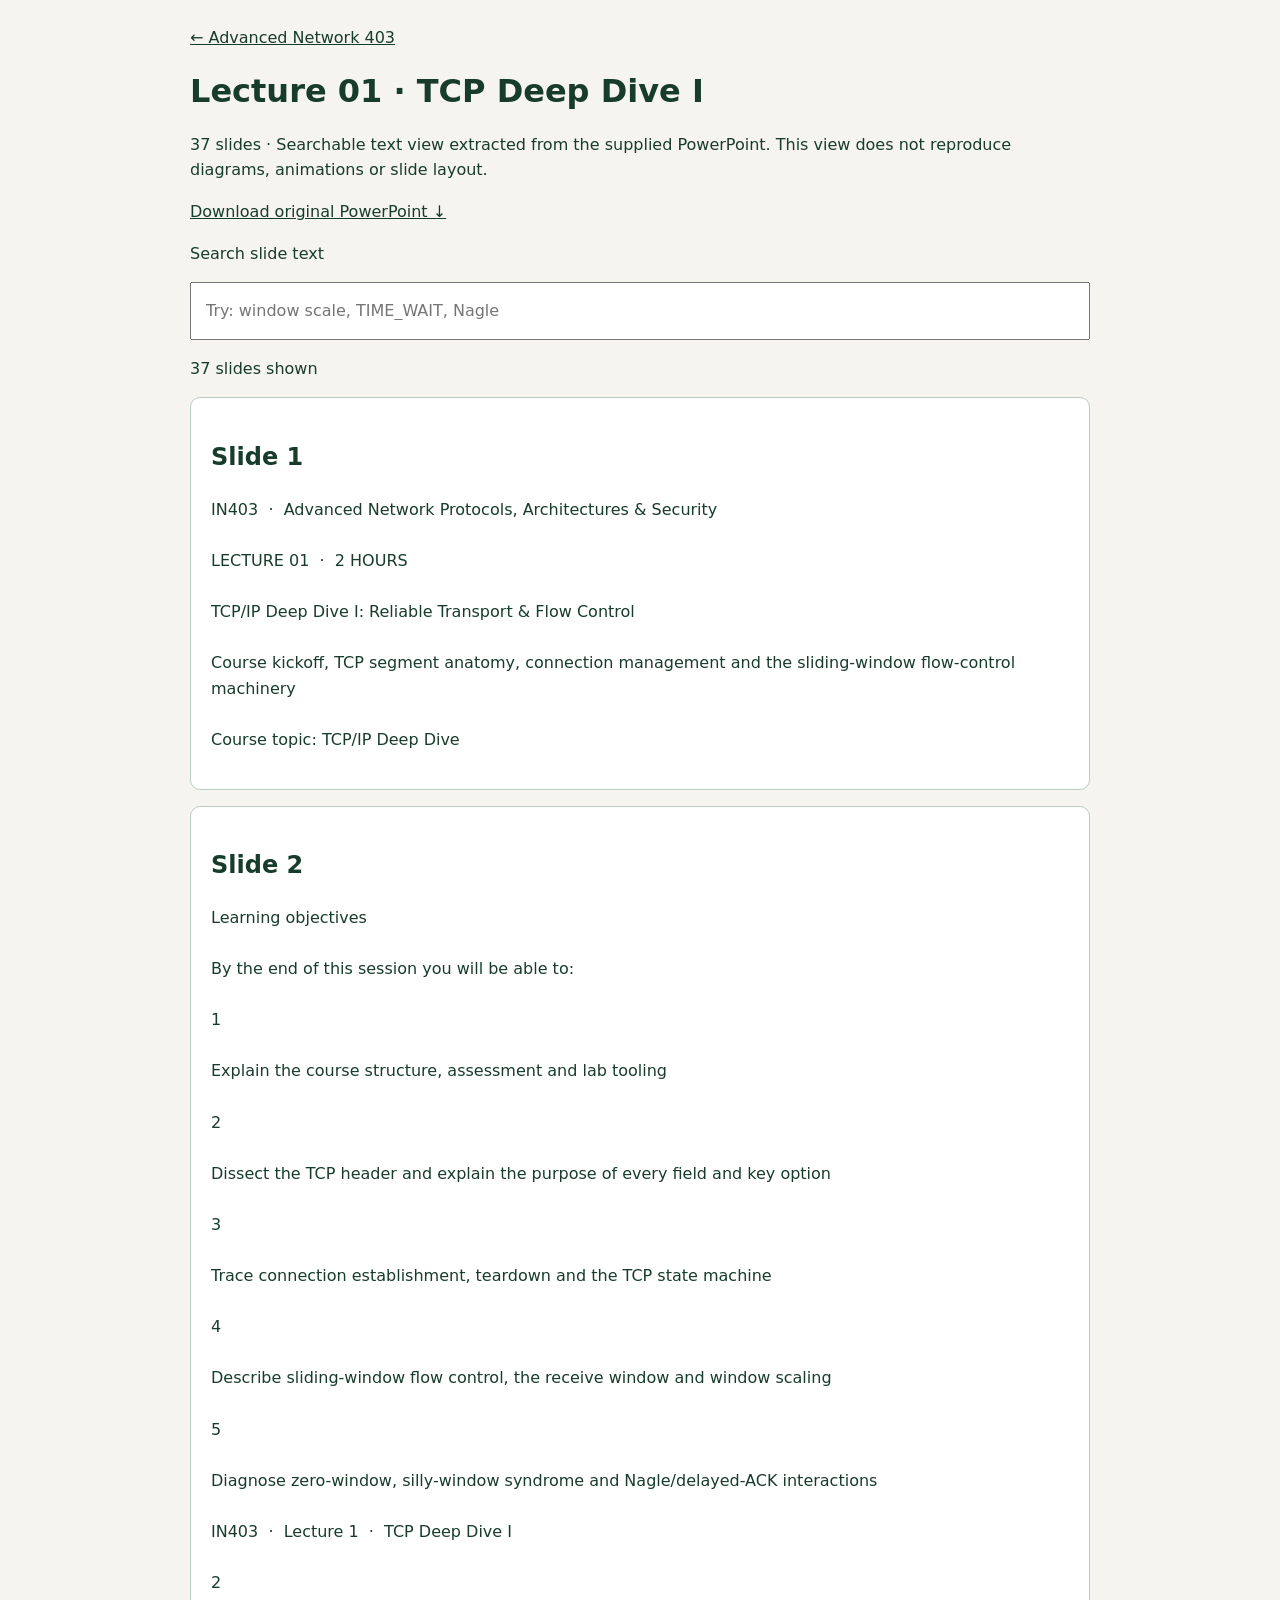
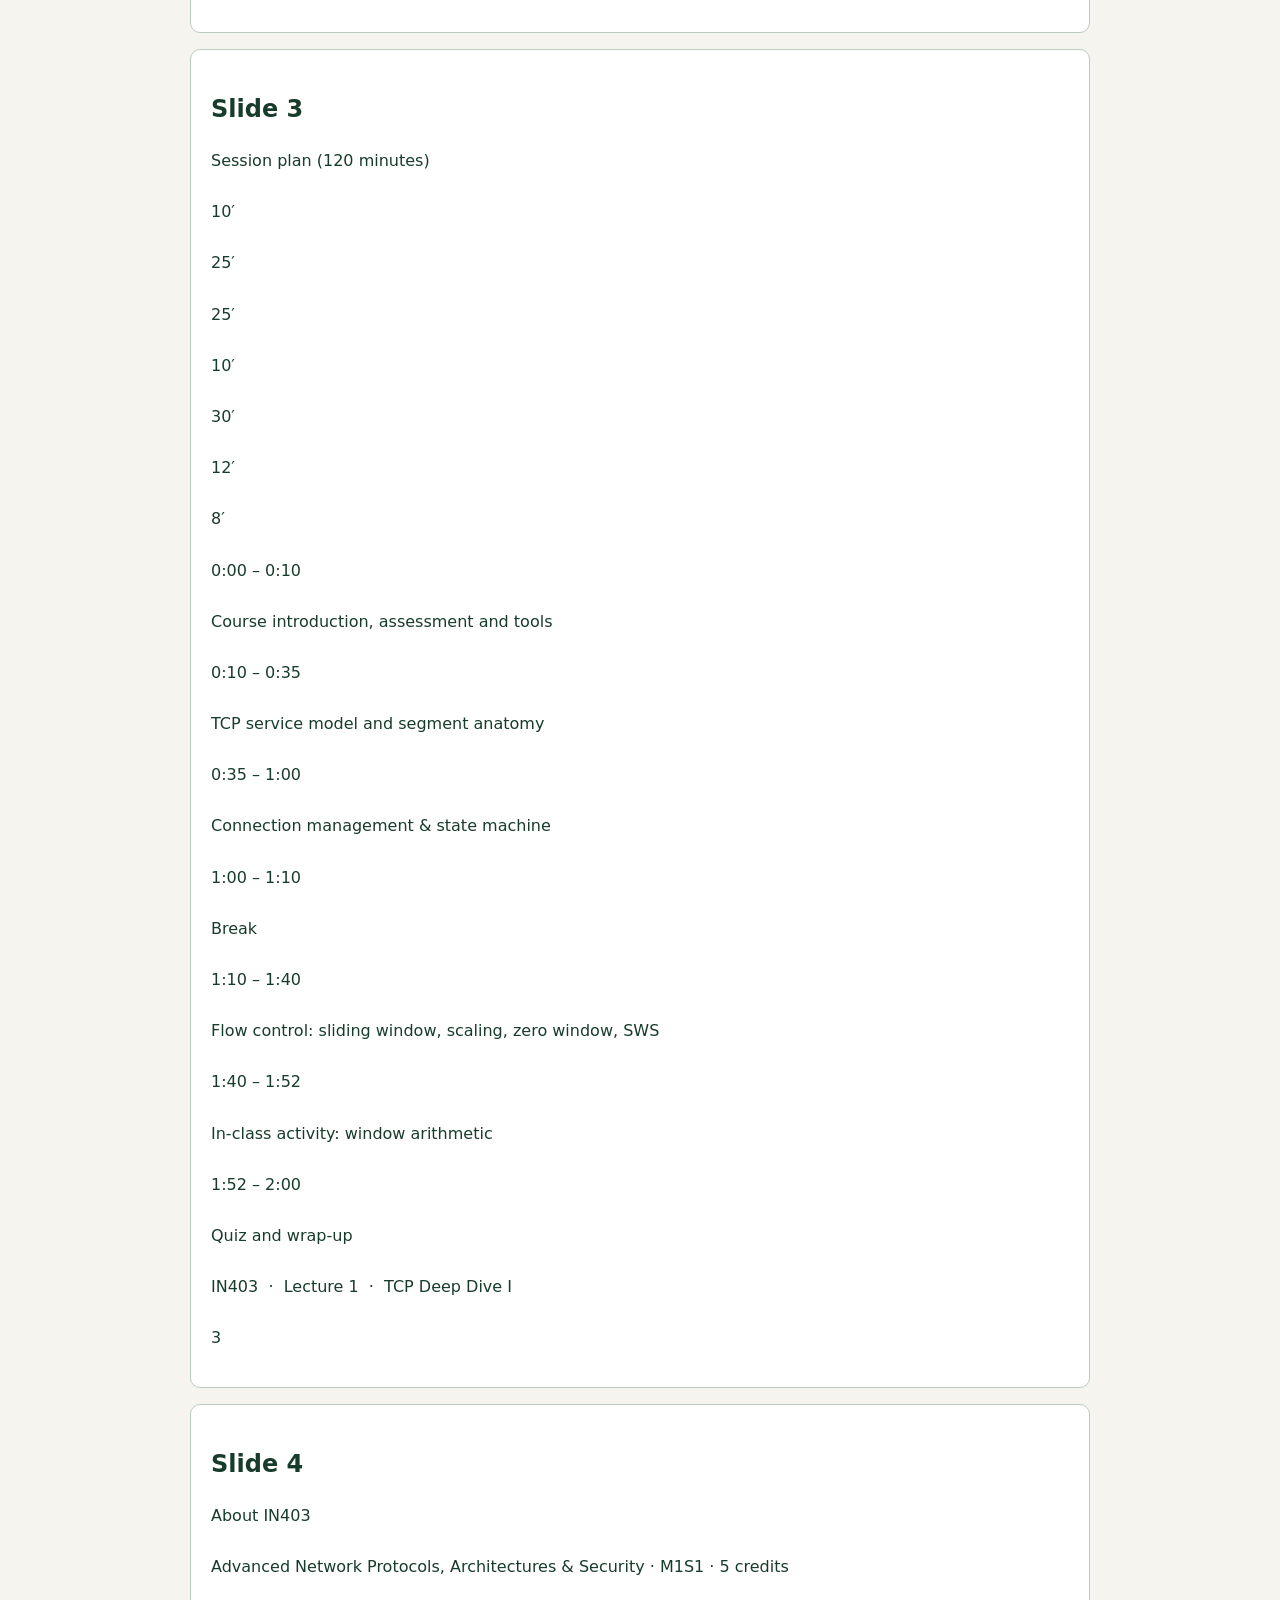
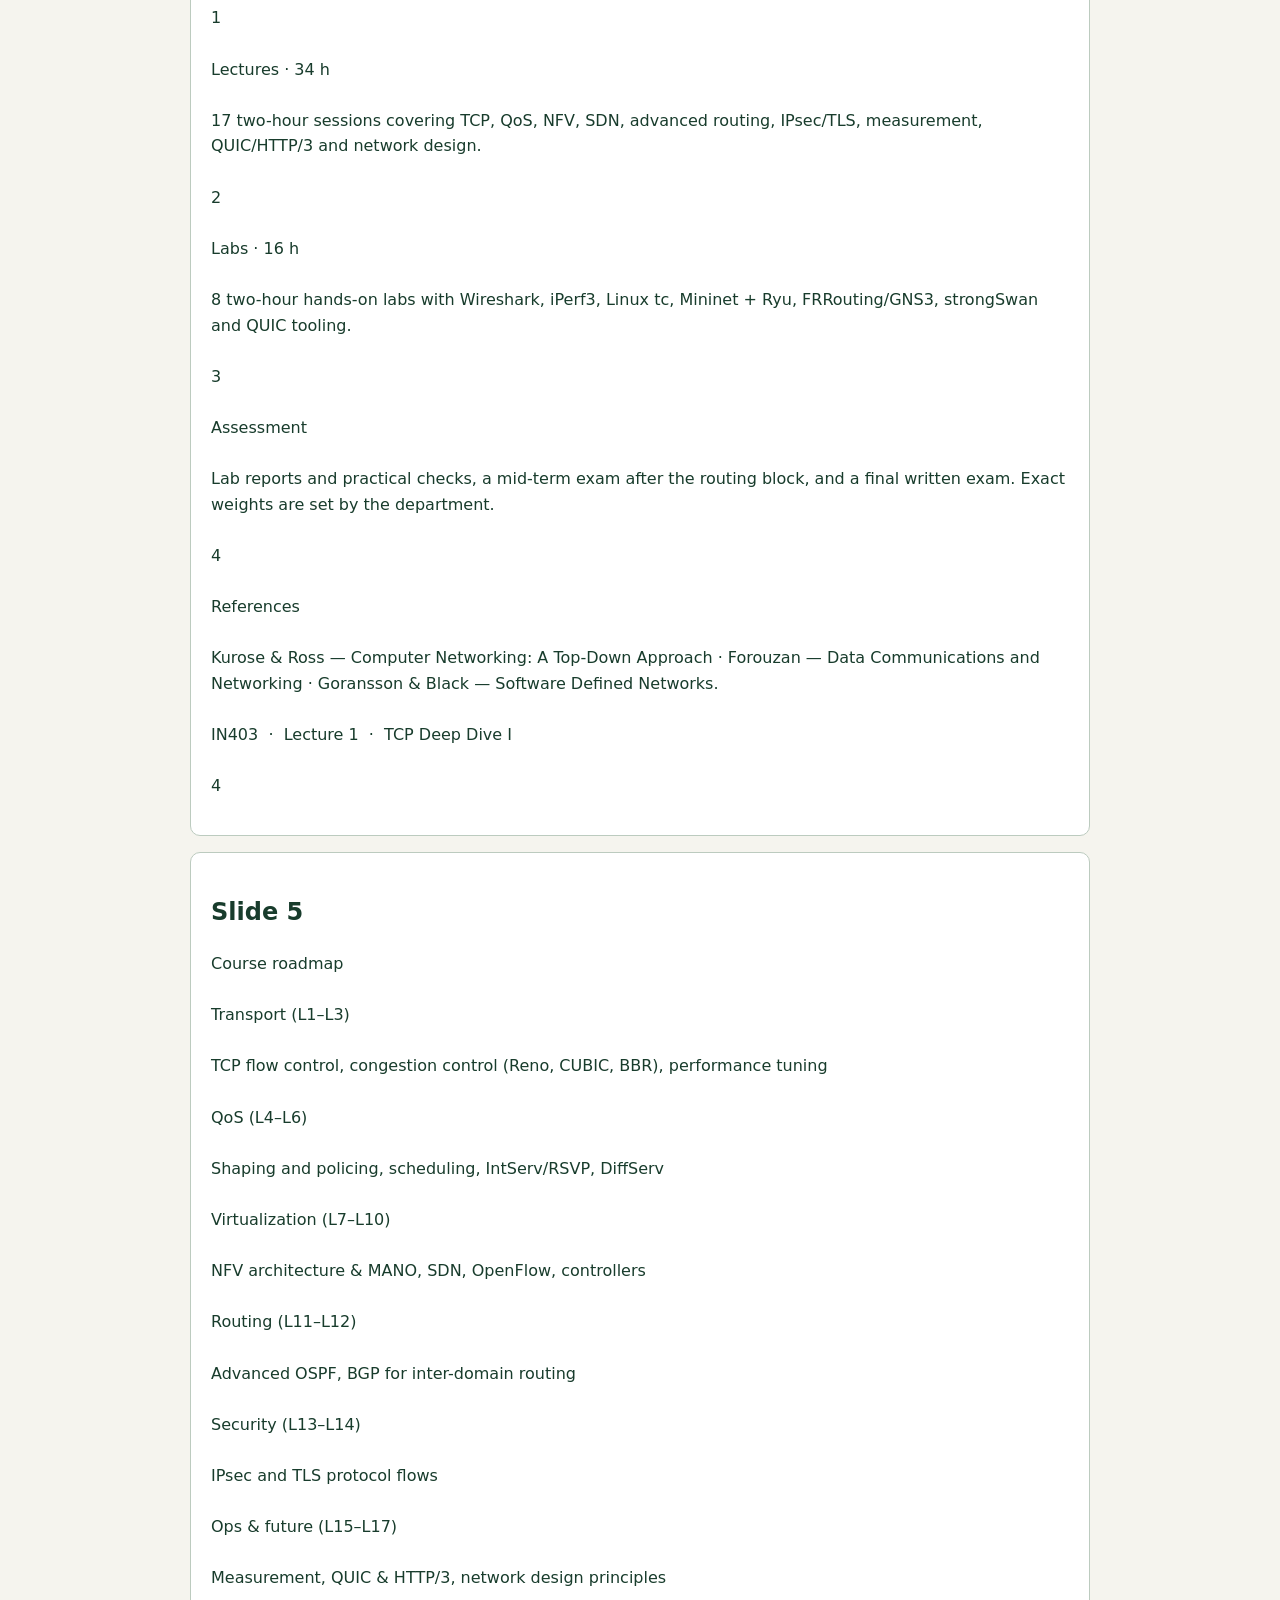
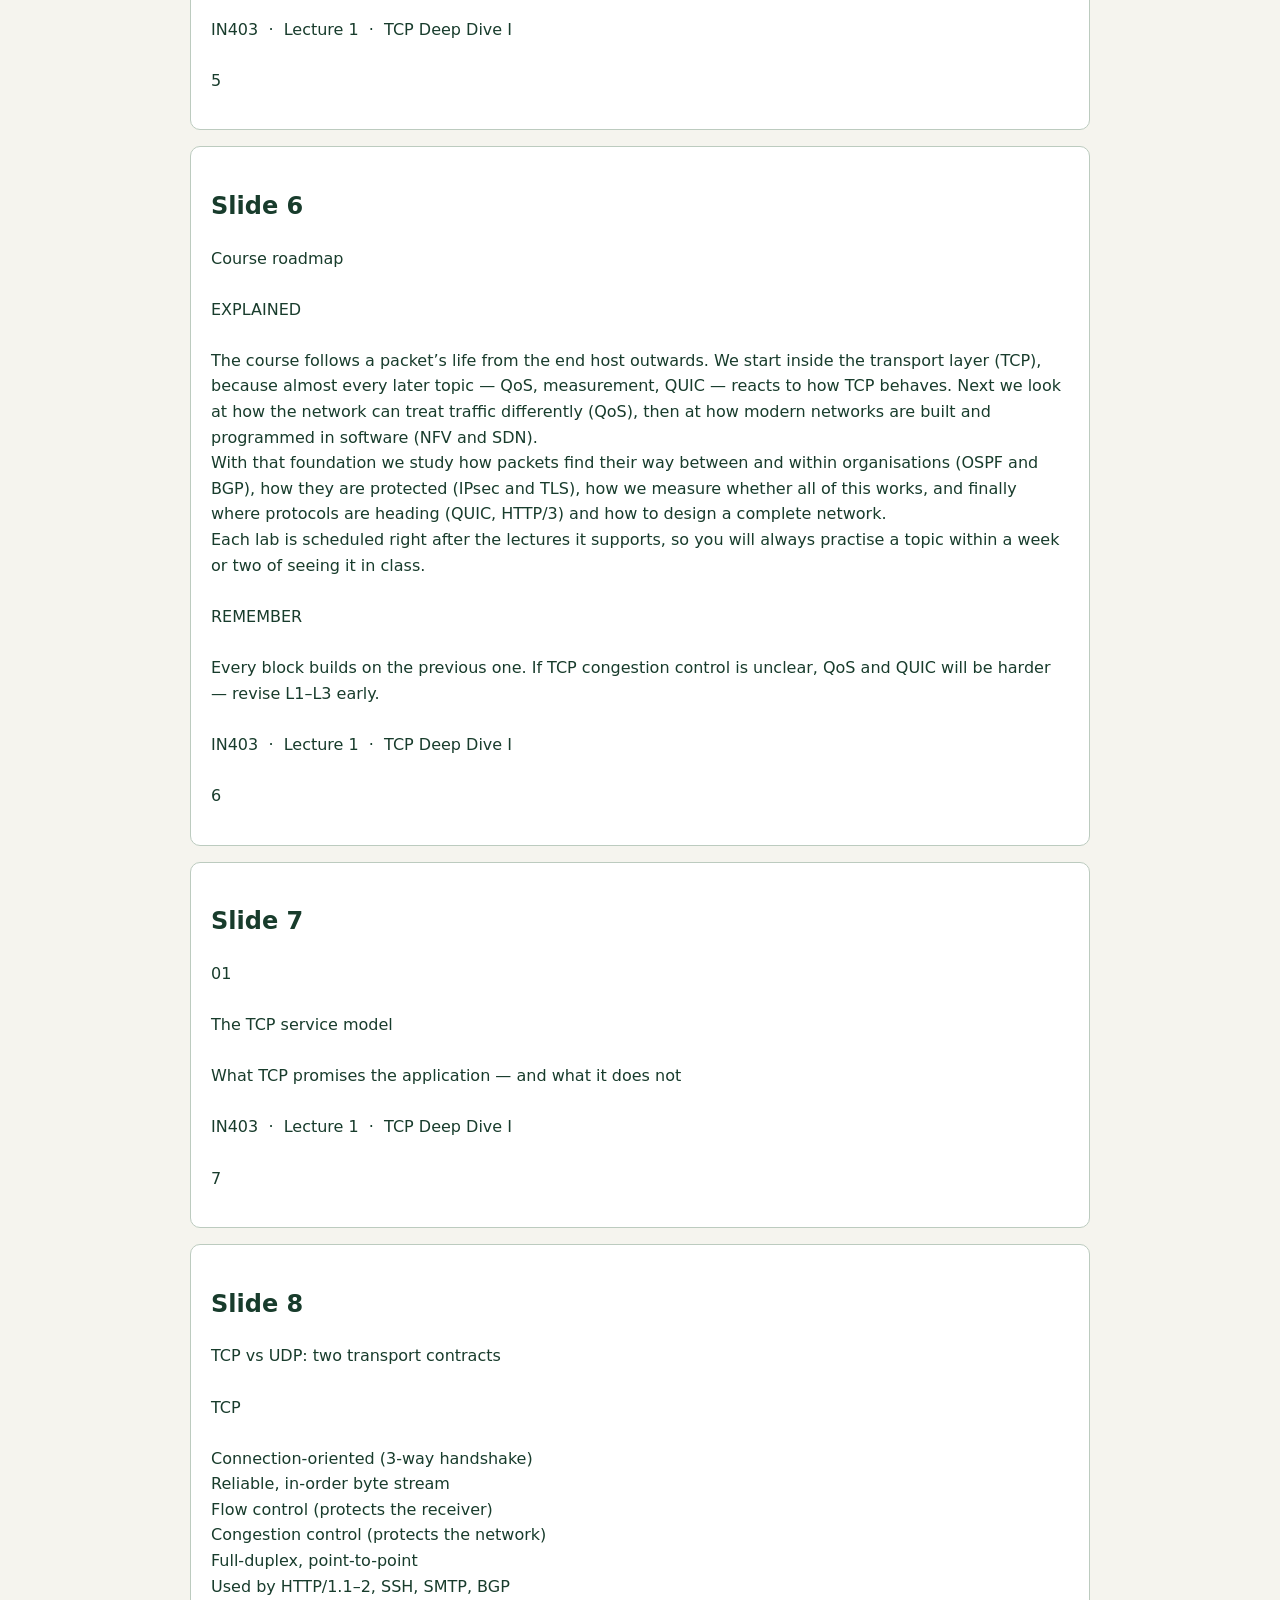
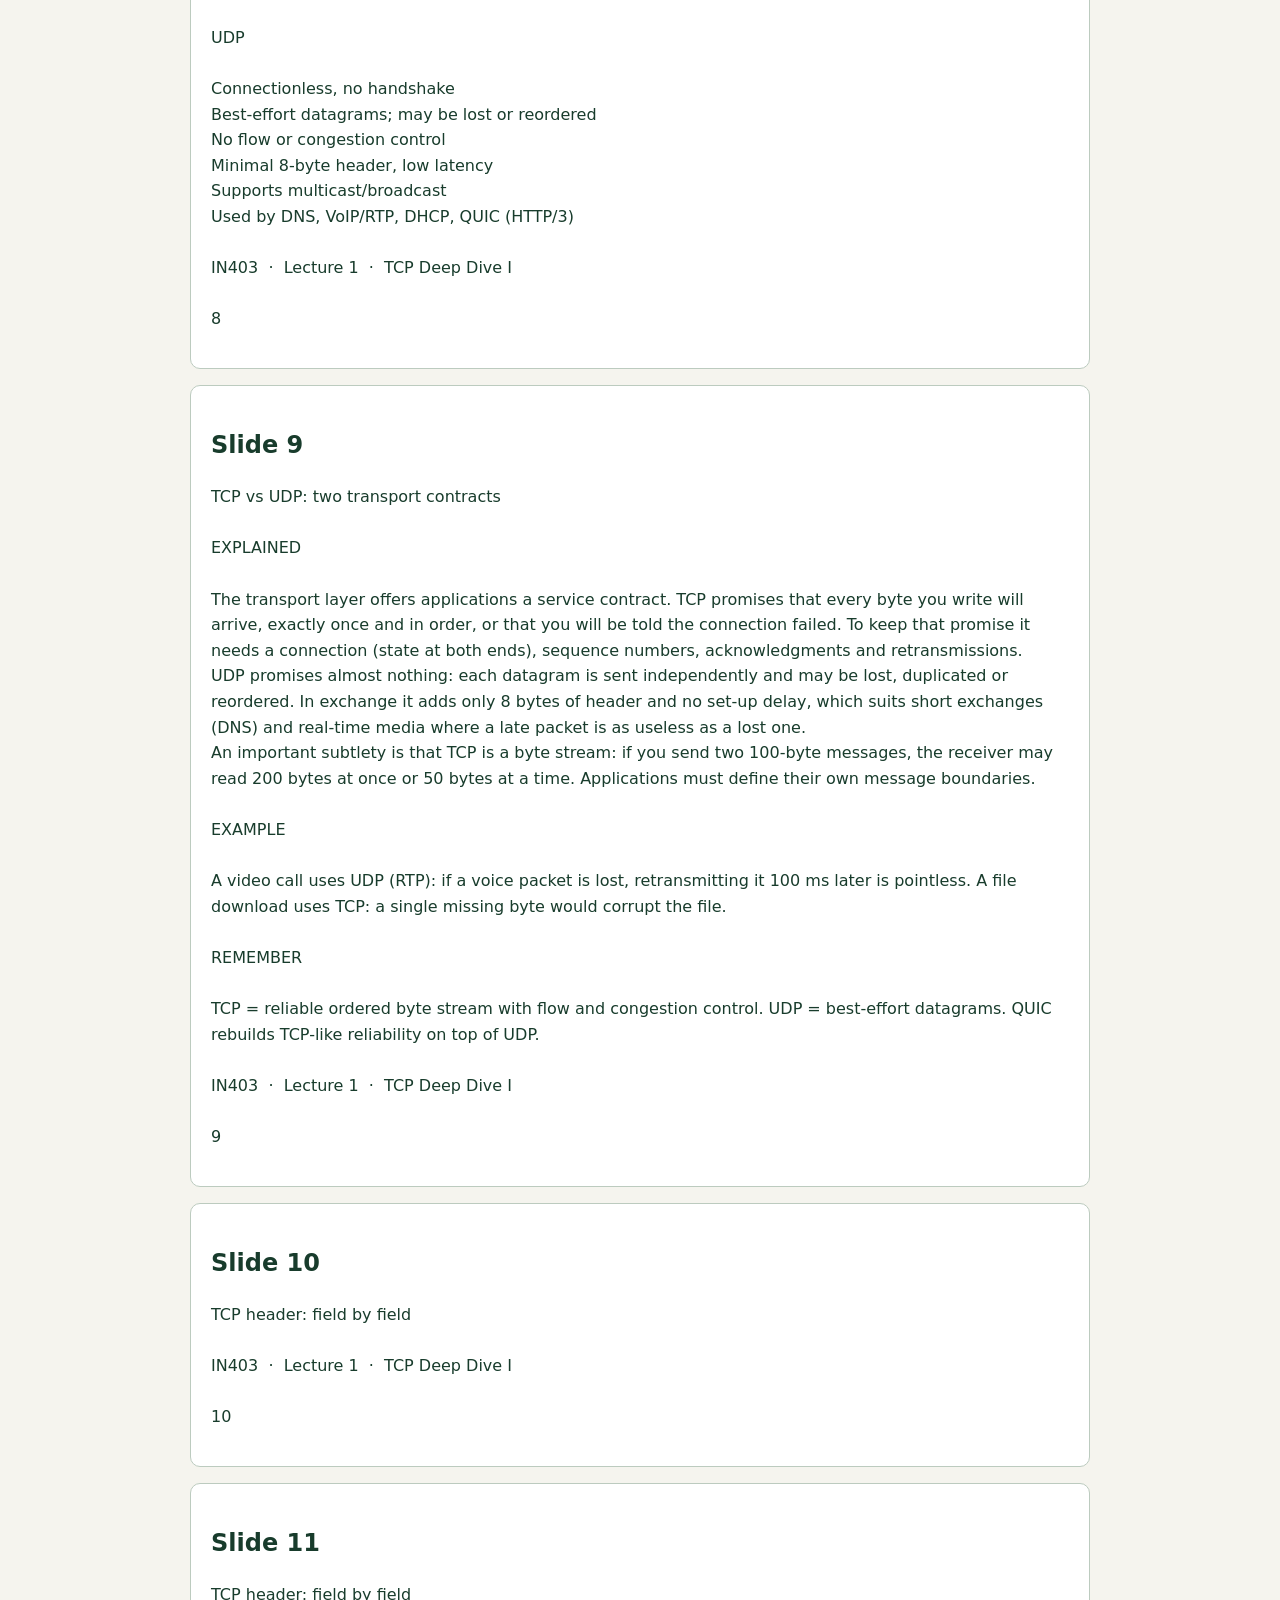
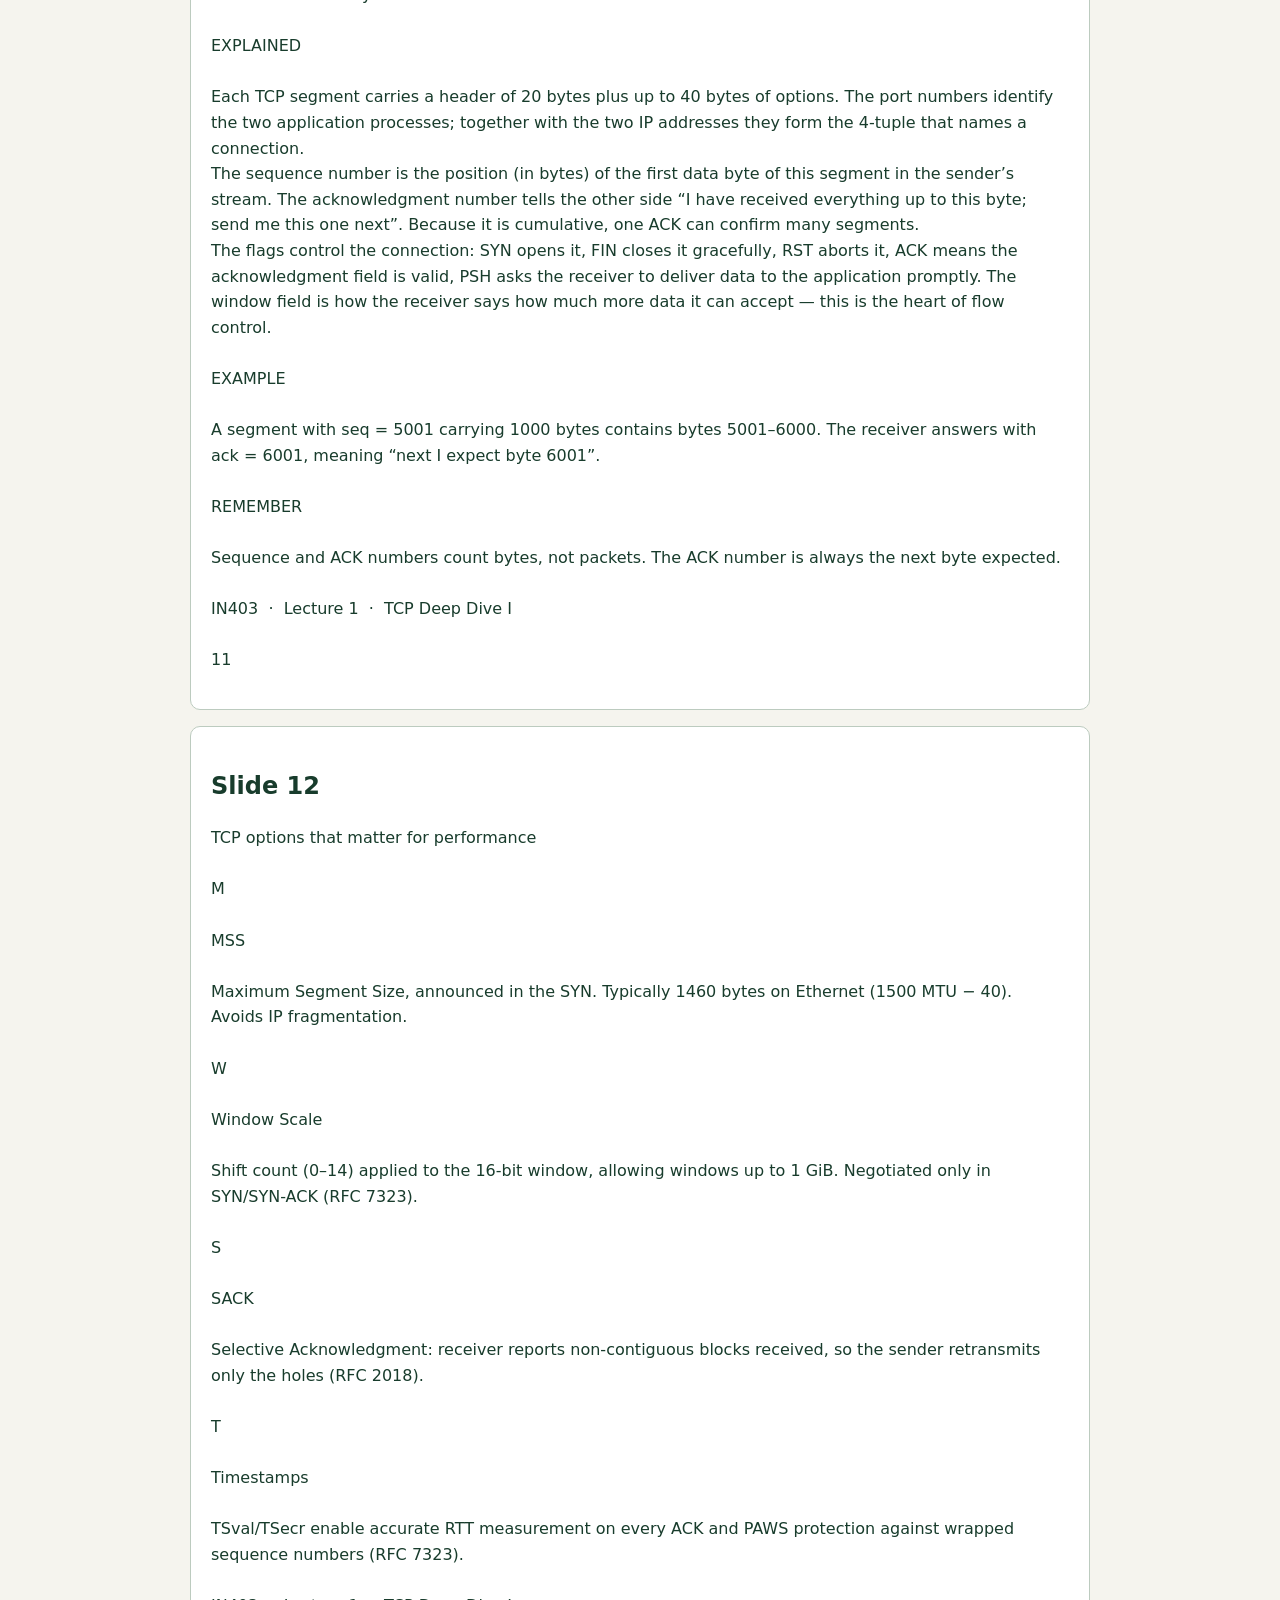
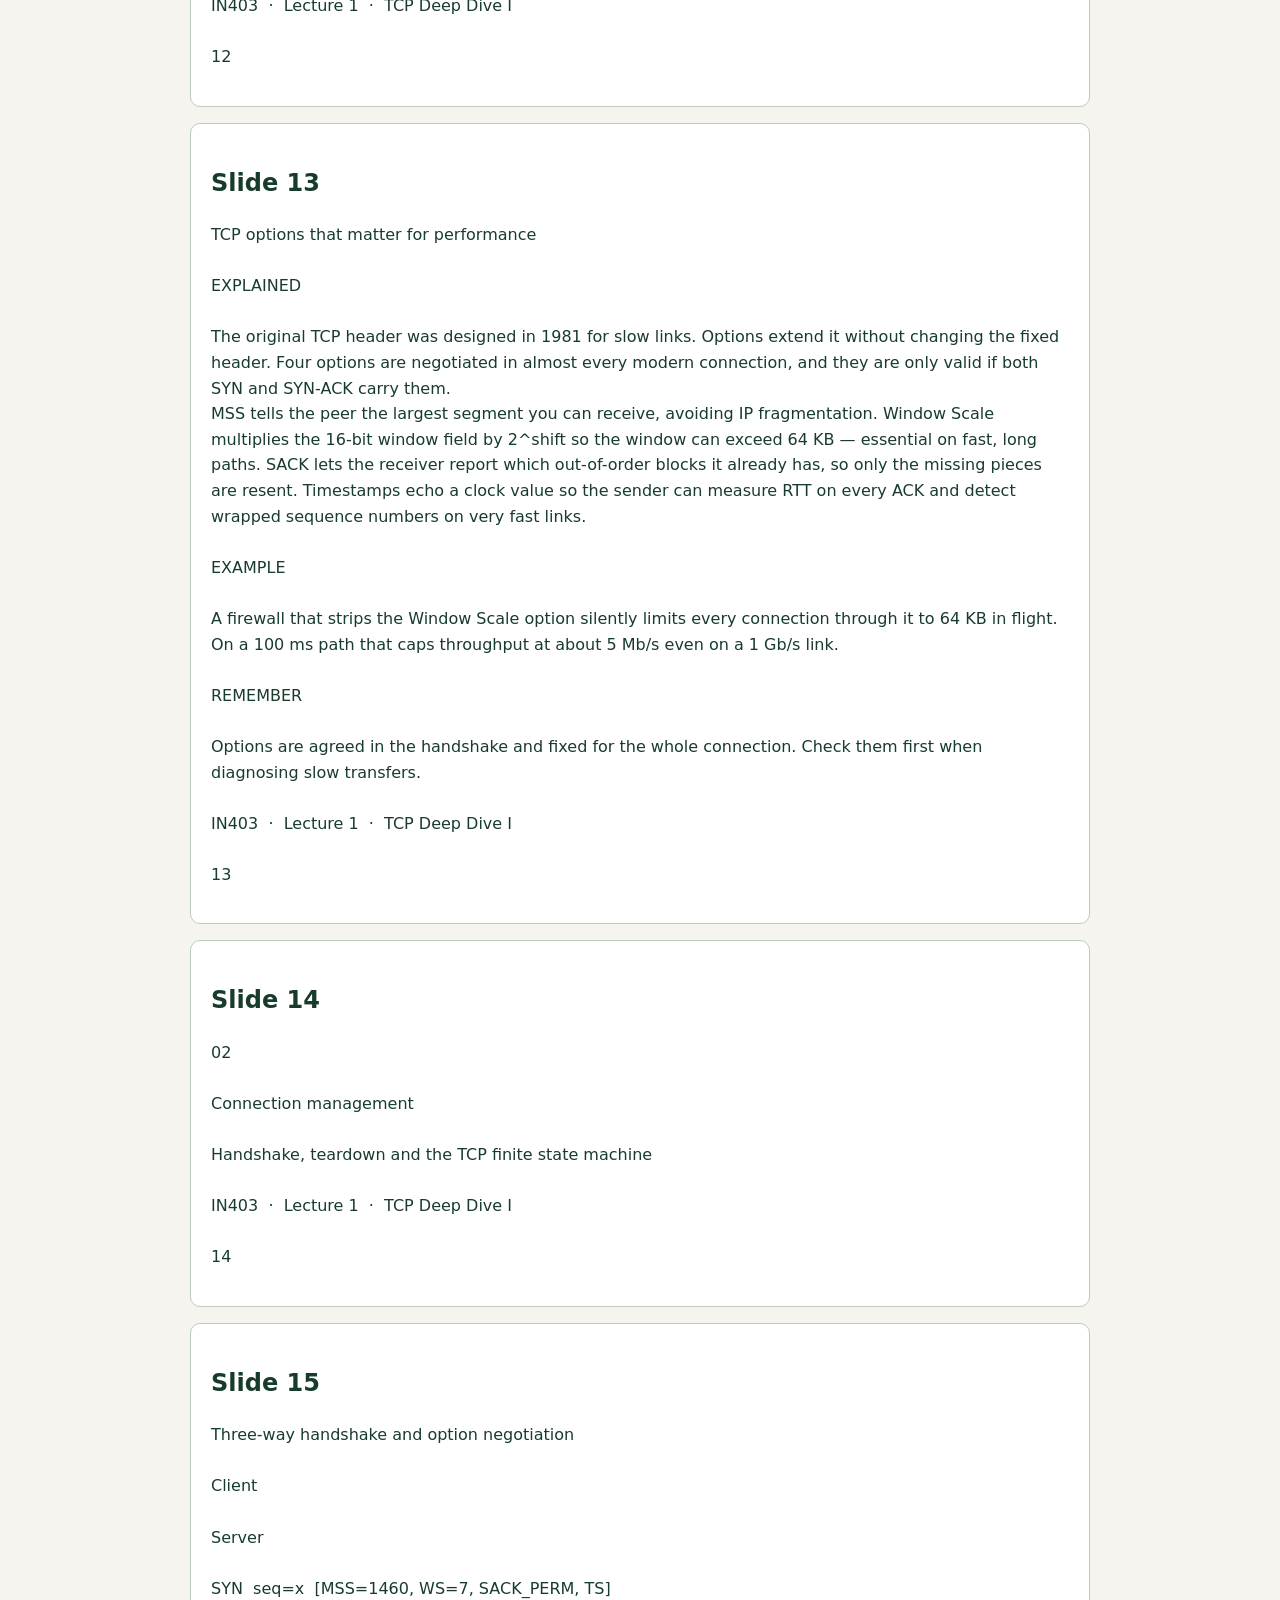
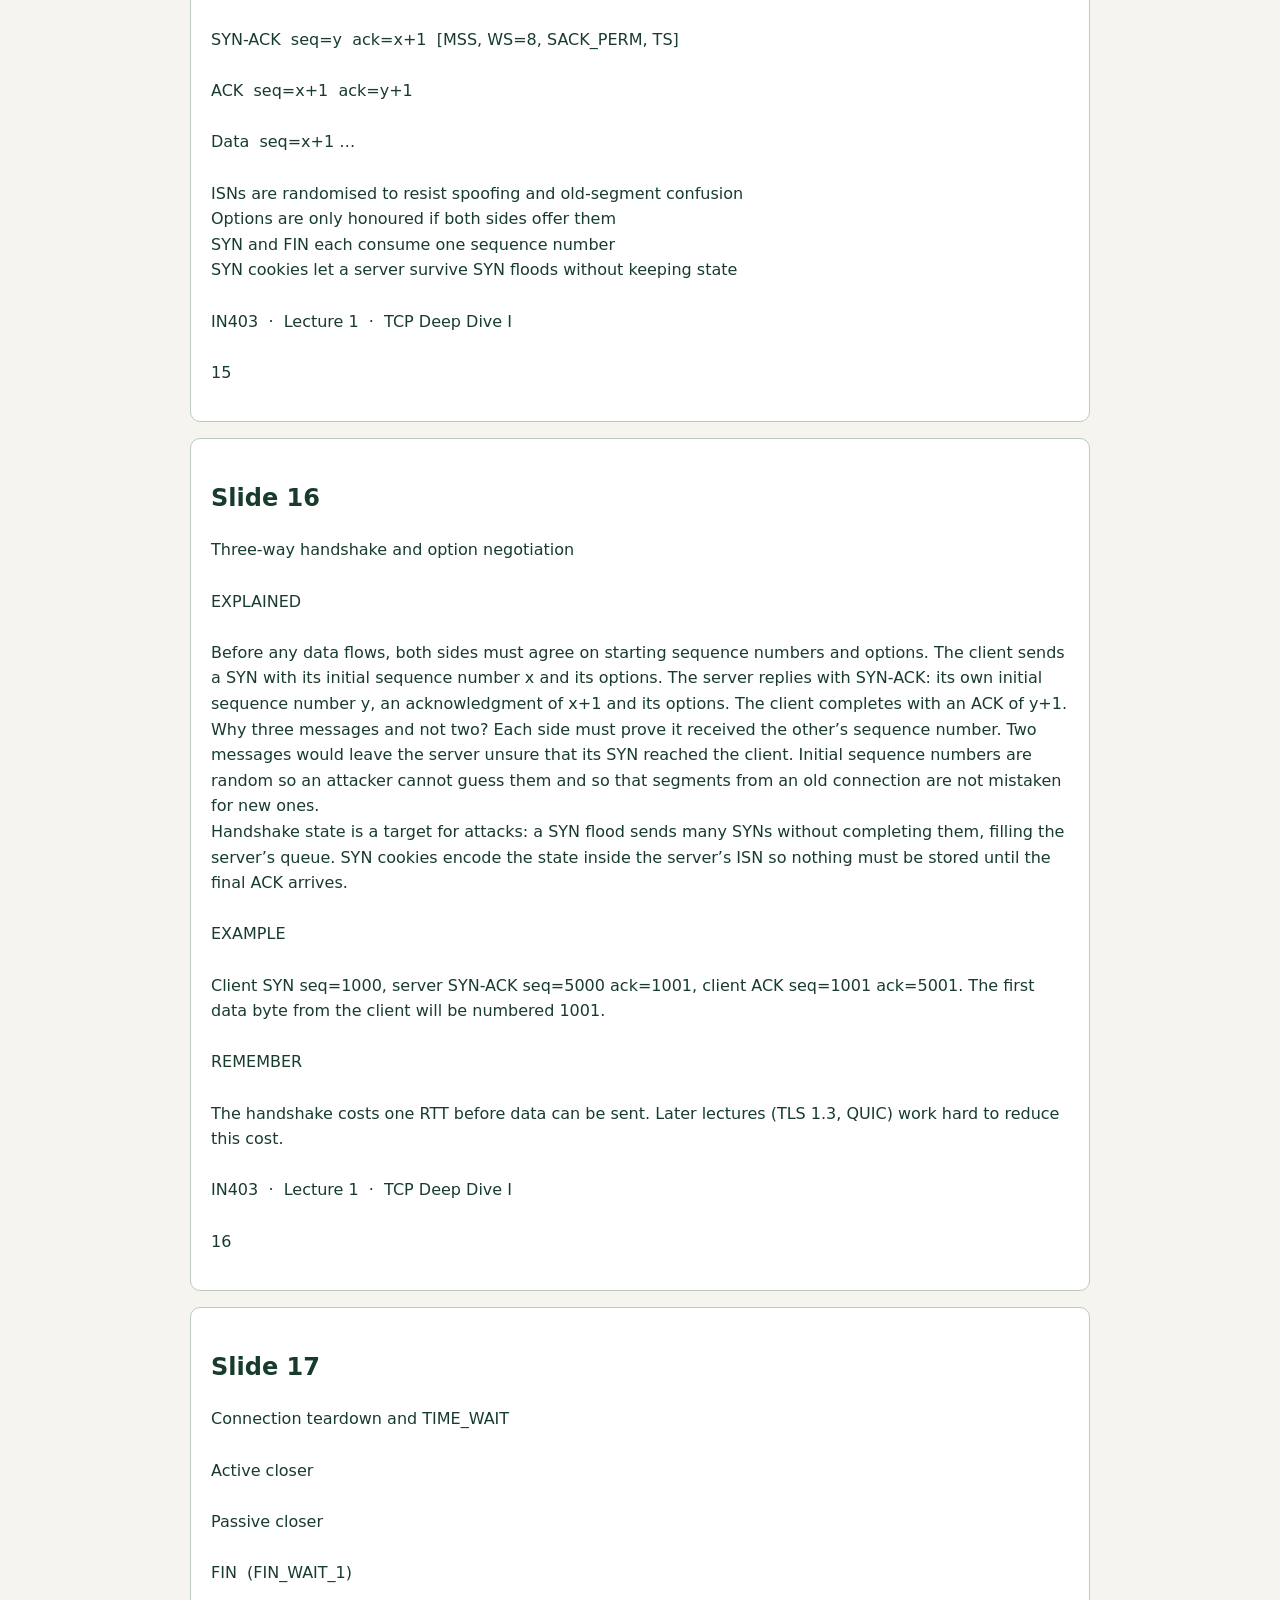
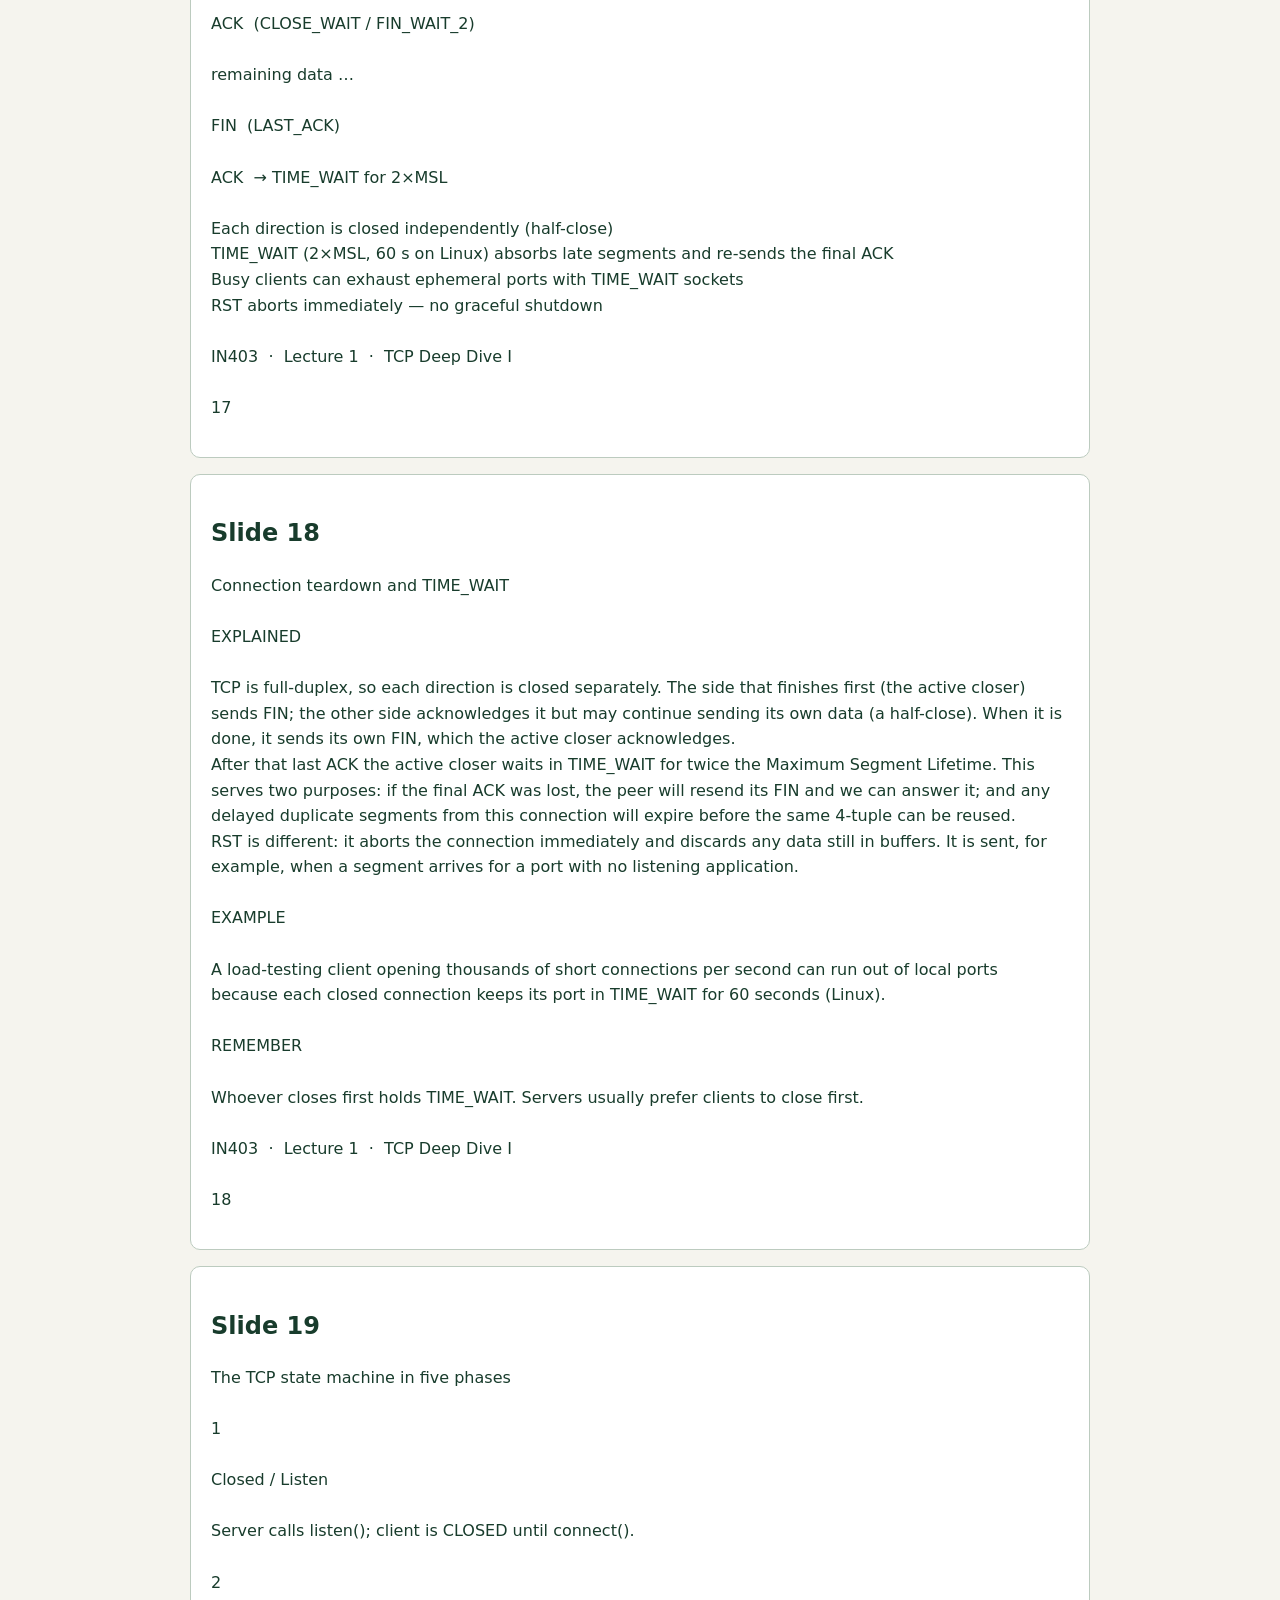
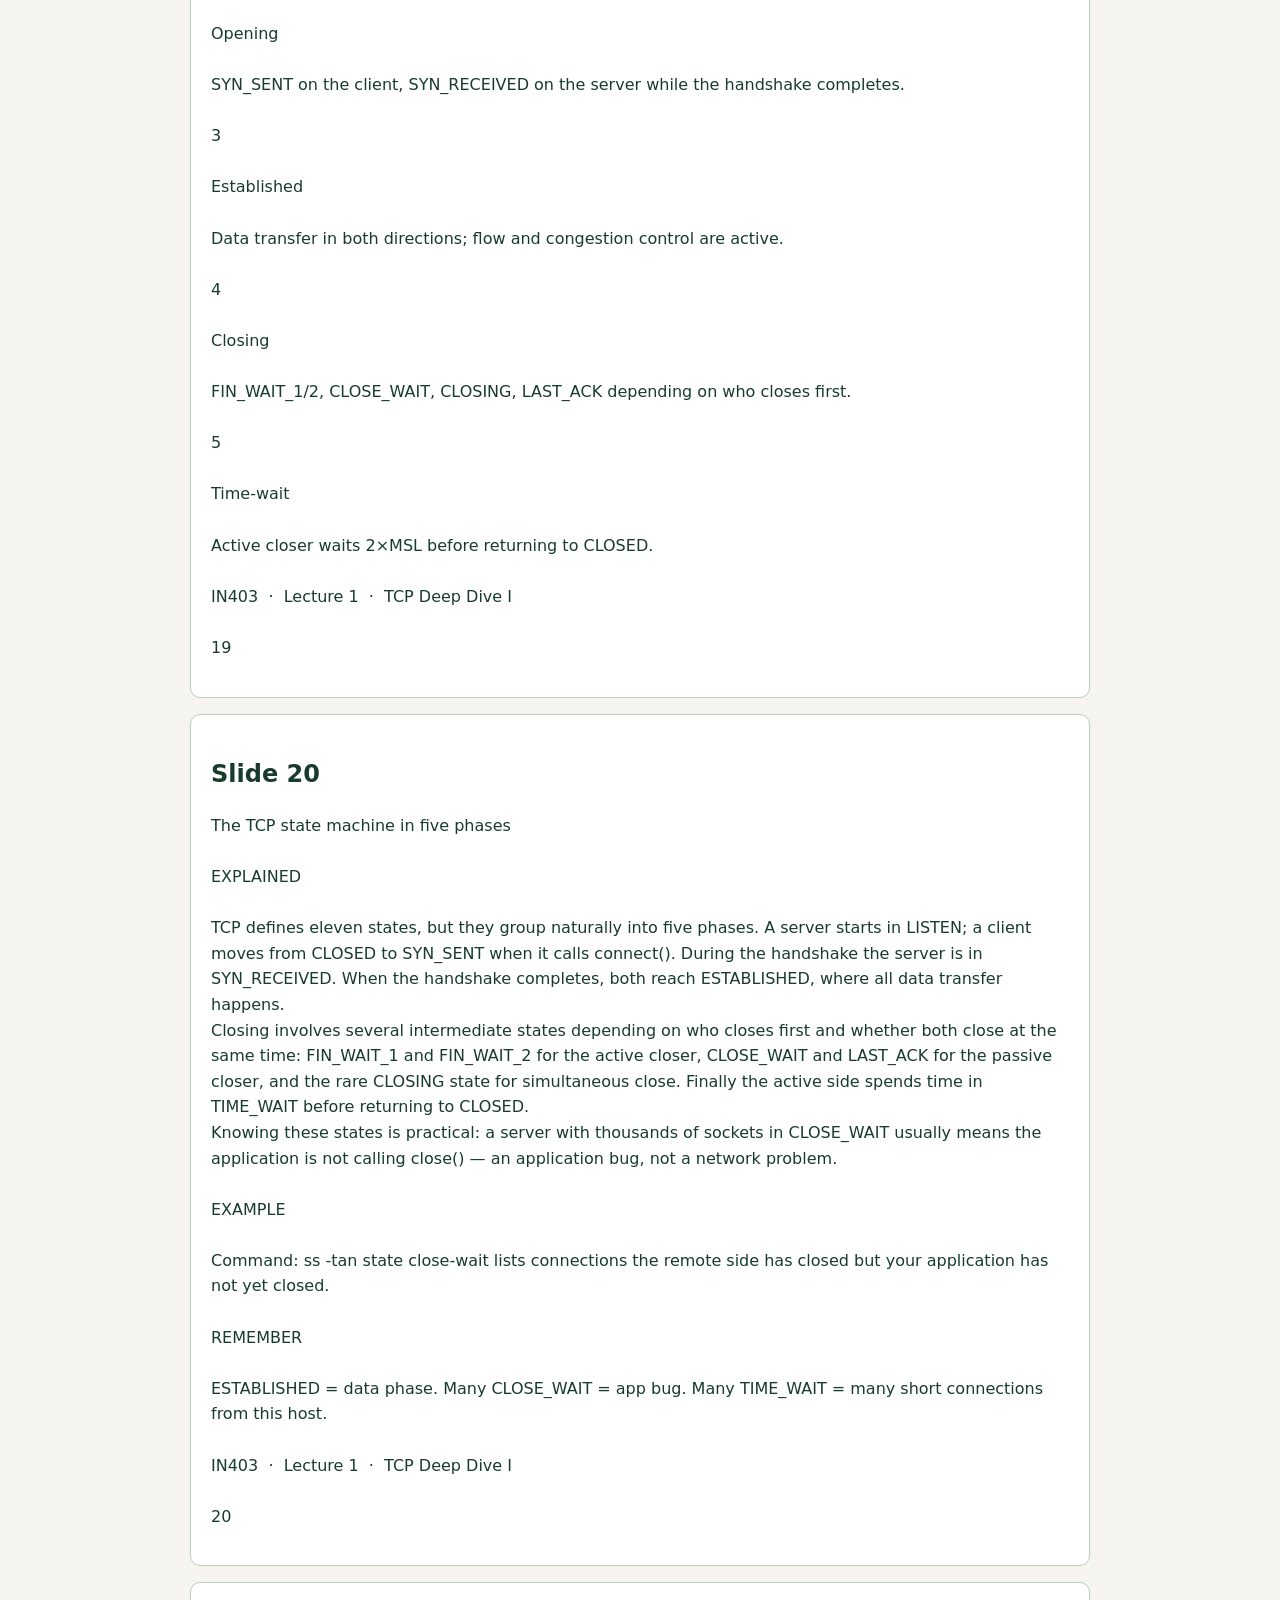
<file: advance_network_403/resources/lecture01-view.html>
<!doctype html><html lang="en"><meta charset="utf-8"><meta name="viewport" content="width=device-width,initial-scale=1"><title>Lecture 01 · Slide text view</title><style>body{margin:0;background:#f5f4ee;color:#183c2c;font:16px/1.6 system-ui}main{max-width:900px;margin:auto;padding:25px}article{padding:20px;border:1px solid #bccbbf;background:white;border-radius:10px;margin:16px 0}pre{white-space:pre-wrap;overflow-wrap:anywhere;font:inherit}input{width:100%;box-sizing:border-box;padding:14px;font:inherit}a{color:inherit}h1{line-height:1.2}footer{padding:25px}button{font:inherit}</style><main><a href="../">← Advanced Network 403</a><h1>Lecture 01 · TCP Deep Dive I</h1><p>37 slides · Searchable text view extracted from the supplied PowerPoint. This view does not reproduce diagrams, animations or slide layout.</p><a href="IN403_Lecture01_TCP_Deep_Dive_I.pptx" download>Download original PowerPoint ↓</a><p><label for="search">Search slide text</label></p><input id="search" type="search" placeholder="Try: window scale, TIME_WAIT, Nagle"><p id="count" role="status">37 slides shown</p><article><h2>Slide 1</h2><pre>IN403  ·  Advanced Network Protocols, Architectures &amp; Security

LECTURE 01  ·  2 HOURS

TCP/IP Deep Dive I: Reliable Transport &amp; Flow Control

Course kickoff, TCP segment anatomy, connection management and the sliding-window flow-control machinery

Course topic: TCP/IP Deep Dive</pre></article><article><h2>Slide 2</h2><pre>Learning objectives

By the end of this session you will be able to:

1

Explain the course structure, assessment and lab tooling

2

Dissect the TCP header and explain the purpose of every field and key option

3

Trace connection establishment, teardown and the TCP state machine

4

Describe sliding-window flow control, the receive window and window scaling

5

Diagnose zero-window, silly-window syndrome and Nagle/delayed-ACK interactions

IN403  ·  Lecture 1  ·  TCP Deep Dive I

2</pre></article><article><h2>Slide 3</h2><pre>Session plan (120 minutes)

10′

25′

25′

10′

30′

12′

8′

0:00 – 0:10

Course introduction, assessment and tools

0:10 – 0:35

TCP service model and segment anatomy

0:35 – 1:00

Connection management &amp; state machine

1:00 – 1:10

Break

1:10 – 1:40

Flow control: sliding window, scaling, zero window, SWS

1:40 – 1:52

In-class activity: window arithmetic

1:52 – 2:00

Quiz and wrap-up

IN403  ·  Lecture 1  ·  TCP Deep Dive I

3</pre></article><article><h2>Slide 4</h2><pre>About IN403

Advanced Network Protocols, Architectures &amp; Security · M1S1 · 5 credits

1

Lectures · 34 h

17 two-hour sessions covering TCP, QoS, NFV, SDN, advanced routing, IPsec/TLS, measurement, QUIC/HTTP/3 and network design.

2

Labs · 16 h

8 two-hour hands-on labs with Wireshark, iPerf3, Linux tc, Mininet + Ryu, FRRouting/GNS3, strongSwan and QUIC tooling.

3

Assessment

Lab reports and practical checks, a mid-term exam after the routing block, and a final written exam. Exact weights are set by the department.

4

References

Kurose &amp; Ross — Computer Networking: A Top-Down Approach · Forouzan — Data Communications and Networking · Goransson &amp; Black — Software Defined Networks.

IN403  ·  Lecture 1  ·  TCP Deep Dive I

4</pre></article><article><h2>Slide 5</h2><pre>Course roadmap

Transport (L1–L3)

TCP flow control, congestion control (Reno, CUBIC, BBR), performance tuning

QoS (L4–L6)

Shaping and policing, scheduling, IntServ/RSVP, DiffServ

Virtualization (L7–L10)

NFV architecture &amp; MANO, SDN, OpenFlow, controllers

Routing (L11–L12)

Advanced OSPF, BGP for inter-domain routing

Security (L13–L14)

IPsec and TLS protocol flows

Ops &amp; future (L15–L17)

Measurement, QUIC &amp; HTTP/3, network design principles

IN403  ·  Lecture 1  ·  TCP Deep Dive I

5</pre></article><article><h2>Slide 6</h2><pre>Course roadmap

EXPLAINED

The course follows a packet’s life from the end host outwards. We start inside the transport layer (TCP), because almost every later topic — QoS, measurement, QUIC — reacts to how TCP behaves. Next we look at how the network can treat traffic differently (QoS), then at how modern networks are built and programmed in software (NFV and SDN).
With that foundation we study how packets find their way between and within organisations (OSPF and BGP), how they are protected (IPsec and TLS), how we measure whether all of this works, and finally where protocols are heading (QUIC, HTTP/3) and how to design a complete network.
Each lab is scheduled right after the lectures it supports, so you will always practise a topic within a week or two of seeing it in class.

REMEMBER

Every block builds on the previous one. If TCP congestion control is unclear, QoS and QUIC will be harder — revise L1–L3 early.

IN403  ·  Lecture 1  ·  TCP Deep Dive I

6</pre></article><article><h2>Slide 7</h2><pre>01

The TCP service model

What TCP promises the application — and what it does not

IN403  ·  Lecture 1  ·  TCP Deep Dive I

7</pre></article><article><h2>Slide 8</h2><pre>TCP vs UDP: two transport contracts

TCP

Connection-oriented (3-way handshake)
Reliable, in-order byte stream
Flow control (protects the receiver)
Congestion control (protects the network)
Full-duplex, point-to-point
Used by HTTP/1.1–2, SSH, SMTP, BGP

UDP

Connectionless, no handshake
Best-effort datagrams; may be lost or reordered
No flow or congestion control
Minimal 8-byte header, low latency
Supports multicast/broadcast
Used by DNS, VoIP/RTP, DHCP, QUIC (HTTP/3)

IN403  ·  Lecture 1  ·  TCP Deep Dive I

8</pre></article><article><h2>Slide 9</h2><pre>TCP vs UDP: two transport contracts

EXPLAINED

The transport layer offers applications a service contract. TCP promises that every byte you write will arrive, exactly once and in order, or that you will be told the connection failed. To keep that promise it needs a connection (state at both ends), sequence numbers, acknowledgments and retransmissions.
UDP promises almost nothing: each datagram is sent independently and may be lost, duplicated or reordered. In exchange it adds only 8 bytes of header and no set-up delay, which suits short exchanges (DNS) and real-time media where a late packet is as useless as a lost one.
An important subtlety is that TCP is a byte stream: if you send two 100-byte messages, the receiver may read 200 bytes at once or 50 bytes at a time. Applications must define their own message boundaries.

EXAMPLE

A video call uses UDP (RTP): if a voice packet is lost, retransmitting it 100 ms later is pointless. A file download uses TCP: a single missing byte would corrupt the file.

REMEMBER

TCP = reliable ordered byte stream with flow and congestion control. UDP = best-effort datagrams. QUIC rebuilds TCP-like reliability on top of UDP.

IN403  ·  Lecture 1  ·  TCP Deep Dive I

9</pre></article><article><h2>Slide 10</h2><pre>TCP header: field by field

IN403  ·  Lecture 1  ·  TCP Deep Dive I

10</pre></article><article><h2>Slide 11</h2><pre>TCP header: field by field

EXPLAINED

Each TCP segment carries a header of 20 bytes plus up to 40 bytes of options. The port numbers identify the two application processes; together with the two IP addresses they form the 4-tuple that names a connection.
The sequence number is the position (in bytes) of the first data byte of this segment in the sender’s stream. The acknowledgment number tells the other side “I have received everything up to this byte; send me this one next”. Because it is cumulative, one ACK can confirm many segments.
The flags control the connection: SYN opens it, FIN closes it gracefully, RST aborts it, ACK means the acknowledgment field is valid, PSH asks the receiver to deliver data to the application promptly. The window field is how the receiver says how much more data it can accept — this is the heart of flow control.

EXAMPLE

A segment with seq = 5001 carrying 1000 bytes contains bytes 5001–6000. The receiver answers with ack = 6001, meaning “next I expect byte 6001”.

REMEMBER

Sequence and ACK numbers count bytes, not packets. The ACK number is always the next byte expected.

IN403  ·  Lecture 1  ·  TCP Deep Dive I

11</pre></article><article><h2>Slide 12</h2><pre>TCP options that matter for performance

M

MSS

Maximum Segment Size, announced in the SYN. Typically 1460 bytes on Ethernet (1500 MTU − 40). Avoids IP fragmentation.

W

Window Scale

Shift count (0–14) applied to the 16-bit window, allowing windows up to 1 GiB. Negotiated only in SYN/SYN-ACK (RFC 7323).

S

SACK

Selective Acknowledgment: receiver reports non-contiguous blocks received, so the sender retransmits only the holes (RFC 2018).

T

Timestamps

TSval/TSecr enable accurate RTT measurement on every ACK and PAWS protection against wrapped sequence numbers (RFC 7323).

IN403  ·  Lecture 1  ·  TCP Deep Dive I

12</pre></article><article><h2>Slide 13</h2><pre>TCP options that matter for performance

EXPLAINED

The original TCP header was designed in 1981 for slow links. Options extend it without changing the fixed header. Four options are negotiated in almost every modern connection, and they are only valid if both SYN and SYN-ACK carry them.
MSS tells the peer the largest segment you can receive, avoiding IP fragmentation. Window Scale multiplies the 16-bit window field by 2^shift so the window can exceed 64 KB — essential on fast, long paths. SACK lets the receiver report which out-of-order blocks it already has, so only the missing pieces are resent. Timestamps echo a clock value so the sender can measure RTT on every ACK and detect wrapped sequence numbers on very fast links.

EXAMPLE

A firewall that strips the Window Scale option silently limits every connection through it to 64 KB in flight. On a 100 ms path that caps throughput at about 5 Mb/s even on a 1 Gb/s link.

REMEMBER

Options are agreed in the handshake and fixed for the whole connection. Check them first when diagnosing slow transfers.

IN403  ·  Lecture 1  ·  TCP Deep Dive I

13</pre></article><article><h2>Slide 14</h2><pre>02

Connection management

Handshake, teardown and the TCP finite state machine

IN403  ·  Lecture 1  ·  TCP Deep Dive I

14</pre></article><article><h2>Slide 15</h2><pre>Three-way handshake and option negotiation

Client

Server

SYN  seq=x  [MSS=1460, WS=7, SACK_PERM, TS]

SYN-ACK  seq=y  ack=x+1  [MSS, WS=8, SACK_PERM, TS]

ACK  seq=x+1  ack=y+1

Data  seq=x+1 …

ISNs are randomised to resist spoofing and old-segment confusion
Options are only honoured if both sides offer them
SYN and FIN each consume one sequence number
SYN cookies let a server survive SYN floods without keeping state

IN403  ·  Lecture 1  ·  TCP Deep Dive I

15</pre></article><article><h2>Slide 16</h2><pre>Three-way handshake and option negotiation

EXPLAINED

Before any data flows, both sides must agree on starting sequence numbers and options. The client sends a SYN with its initial sequence number x and its options. The server replies with SYN-ACK: its own initial sequence number y, an acknowledgment of x+1 and its options. The client completes with an ACK of y+1.
Why three messages and not two? Each side must prove it received the other’s sequence number. Two messages would leave the server unsure that its SYN reached the client. Initial sequence numbers are random so an attacker cannot guess them and so that segments from an old connection are not mistaken for new ones.
Handshake state is a target for attacks: a SYN flood sends many SYNs without completing them, filling the server’s queue. SYN cookies encode the state inside the server’s ISN so nothing must be stored until the final ACK arrives.

EXAMPLE

Client SYN seq=1000, server SYN-ACK seq=5000 ack=1001, client ACK seq=1001 ack=5001. The first data byte from the client will be numbered 1001.

REMEMBER

The handshake costs one RTT before data can be sent. Later lectures (TLS 1.3, QUIC) work hard to reduce this cost.

IN403  ·  Lecture 1  ·  TCP Deep Dive I

16</pre></article><article><h2>Slide 17</h2><pre>Connection teardown and TIME_WAIT

Active closer

Passive closer

FIN  (FIN_WAIT_1)

ACK  (CLOSE_WAIT / FIN_WAIT_2)

remaining data …

FIN  (LAST_ACK)

ACK  → TIME_WAIT for 2×MSL

Each direction is closed independently (half-close)
TIME_WAIT (2×MSL, 60 s on Linux) absorbs late segments and re-sends the final ACK
Busy clients can exhaust ephemeral ports with TIME_WAIT sockets
RST aborts immediately — no graceful shutdown

IN403  ·  Lecture 1  ·  TCP Deep Dive I

17</pre></article><article><h2>Slide 18</h2><pre>Connection teardown and TIME_WAIT

EXPLAINED

TCP is full-duplex, so each direction is closed separately. The side that finishes first (the active closer) sends FIN; the other side acknowledges it but may continue sending its own data (a half-close). When it is done, it sends its own FIN, which the active closer acknowledges.
After that last ACK the active closer waits in TIME_WAIT for twice the Maximum Segment Lifetime. This serves two purposes: if the final ACK was lost, the peer will resend its FIN and we can answer it; and any delayed duplicate segments from this connection will expire before the same 4-tuple can be reused.
RST is different: it aborts the connection immediately and discards any data still in buffers. It is sent, for example, when a segment arrives for a port with no listening application.

EXAMPLE

A load-testing client opening thousands of short connections per second can run out of local ports because each closed connection keeps its port in TIME_WAIT for 60 seconds (Linux).

REMEMBER

Whoever closes first holds TIME_WAIT. Servers usually prefer clients to close first.

IN403  ·  Lecture 1  ·  TCP Deep Dive I

18</pre></article><article><h2>Slide 19</h2><pre>The TCP state machine in five phases

1

Closed / Listen

Server calls listen(); client is CLOSED until connect().

2

Opening

SYN_SENT on the client, SYN_RECEIVED on the server while the handshake completes.

3

Established

Data transfer in both directions; flow and congestion control are active.

4

Closing

FIN_WAIT_1/2, CLOSE_WAIT, CLOSING, LAST_ACK depending on who closes first.

5

Time-wait

Active closer waits 2×MSL before returning to CLOSED.

IN403  ·  Lecture 1  ·  TCP Deep Dive I

19</pre></article><article><h2>Slide 20</h2><pre>The TCP state machine in five phases

EXPLAINED

TCP defines eleven states, but they group naturally into five phases. A server starts in LISTEN; a client moves from CLOSED to SYN_SENT when it calls connect(). During the handshake the server is in SYN_RECEIVED. When the handshake completes, both reach ESTABLISHED, where all data transfer happens.
Closing involves several intermediate states depending on who closes first and whether both close at the same time: FIN_WAIT_1 and FIN_WAIT_2 for the active closer, CLOSE_WAIT and LAST_ACK for the passive closer, and the rare CLOSING state for simultaneous close. Finally the active side spends time in TIME_WAIT before returning to CLOSED.
Knowing these states is practical: a server with thousands of sockets in CLOSE_WAIT usually means the application is not calling close() — an application bug, not a network problem.

EXAMPLE

Command: ss -tan state close-wait lists connections the remote side has closed but your application has not yet closed.

REMEMBER

ESTABLISHED = data phase. Many CLOSE_WAIT = app bug. Many TIME_WAIT = many short connections from this host.

IN403  ·  Lecture 1  ·  TCP Deep Dive I

20</pre></article><article><h2>Slide 21</h2><pre>03

Flow control

Never let a fast sender overrun a slow receiver

IN403  ·  Lecture 1  ·  TCP Deep Dive I

21</pre></article><article><h2>Slide 22</h2><pre>Sliding-window flow control

Receiver buffer: data waits here until the application calls read()
rwnd = free space in the buffer, advertised in every ACK
Sender rule: LastByteSent − LastByteAcked ≤ min(rwnd, cwnd)
Window slides as ACKs arrive
Left edge advances with cumulative ACKs
Right edge advances when the app reads data
Throughput bound: Throughput ≤ Window / RTT

=

Worked example

With a 64 KB window and a 100 ms RTT, the maximum throughput is 65 535 × 8 / 0.1 ≈ 5.2 Mb/s — no matter how fast the link is. This is why window scaling exists.

IN403  ·  Lecture 1  ·  TCP Deep Dive I

22</pre></article><article><h2>Slide 23</h2><pre>Sliding-window flow control

EXPLAINED

The receiver stores incoming data in a buffer until the application reads it. If the sender transmitted faster than the application reads, this buffer would overflow and data would be lost. Flow control prevents that: in every segment the receiver advertises rwnd, the free space left in its buffer.
The sender may have at most rwnd bytes “in flight” (sent but not yet acknowledged). As acknowledgments arrive the left edge of the window moves forward; as the application reads data the receiver advertises more space and the right edge moves forward. The window therefore slides along the byte stream.
Because the sender must wait for ACKs, at most one window of data can be delivered per round-trip time. This gives the fundamental limit: Throughput ≤ Window / RTT. The faster or longer the path, the bigger the window must be.

EXAMPLE

With rwnd = 64 KB and RTT = 100 ms: 65 535 × 8 bits / 0.1 s ≈ 5.2 Mb/s. Doubling the window to 128 KB doubles the maximum throughput to about 10.5 Mb/s.

REMEMBER

The sender obeys min(rwnd, cwnd). rwnd protects the receiver; cwnd (Lecture 2) protects the network.

IN403  ·  Lecture 1  ·  TCP Deep Dive I

23</pre></article><article><h2>Slide 24</h2><pre>Sender’s view of the byte stream

Sent &amp; acknowledged

Bytes left of the window — buffer space can be freed

Sent, not yet ACKed

“In flight” — must be kept for possible retransmission

Usable window

Can be sent now without waiting for any ACK

Outside window

Cannot be sent until the window slides right

Window size = in flight + usable
A new ACK moves the left edge; a larger rwnd moves the right edge
If rwnd shrinks to 0 the sender stops and starts the persist timer

IN403  ·  Lecture 1  ·  TCP Deep Dive I

24</pre></article><article><h2>Slide 25</h2><pre>Sender’s view of the byte stream

EXPLAINED

Picture the sender’s data as a long line of numbered bytes divided into four regions. On the far left are bytes already sent and acknowledged: the sender can free that buffer space. Next come bytes sent but not yet acknowledged: they must be kept in case they need retransmitting.
Then comes the usable window: bytes the sender is allowed to send right now without waiting. Everything to the right is outside the window and must wait. The window size equals the in-flight bytes plus the usable bytes.
When an ACK arrives, the boundary between the first two regions moves right and the usable window grows. If the receiver advertises a smaller window, the right edge stops moving; if it advertises zero, the sender stops completely and starts the persist timer.

EXAMPLE

Window = 10 000 bytes, 6 000 in flight ⇒ 4 000 usable. An ACK for 3 000 bytes arrives with the same window ⇒ 3 000 in flight and 7 000 usable.

REMEMBER

Window = in flight + usable. ACKs move the left edge; window advertisements move the right edge.

IN403  ·  Lecture 1  ·  TCP Deep Dive I

25</pre></article><article><h2>Slide 26</h2><pre>Bandwidth-Delay Product (BDP)

1 Gb/s

Link capacity

80 ms

Round-trip time

10 MB

BDP = bytes that must be in flight to fill the pipe

×153

How much larger than the unscaled 64 KB window

BDP = Capacity × RTT = 10⁹ b/s × 0.08 s = 80 Mb = 10 MB. The receive window (and socket buffers) must be at least the BDP to use the link fully — this requires a window-scale factor of at least 8.

IN403  ·  Lecture 1  ·  TCP Deep Dive I

26</pre></article><article><h2>Slide 27</h2><pre>Bandwidth-Delay Product (BDP)

EXPLAINED

The bandwidth-delay product is the amount of data that fits “in the pipe” between sender and receiver: link capacity multiplied by round-trip time. To keep a link busy, the sender must have at least one BDP of data in flight at all times; otherwise it will sit idle waiting for ACKs.
The BDP grows with both speed and distance. A 10 Mb/s link with a 20 ms RTT has a BDP of only 25 KB, but a 1 Gb/s link across a continent (80 ms) has a BDP of 10 MB — more than 150 times the maximum unscaled TCP window.
This is why window scaling exists and why operating systems auto-tune socket buffers. If either the sender’s send buffer or the receiver’s receive buffer is smaller than the BDP, throughput will be limited no matter how much capacity the network has. Such paths are called long fat networks (LFNs).

EXAMPLE

1 Gb/s × 0.08 s = 80 000 000 bits = 10 MB. Needed window-scale shift: 10 MB / 64 KB ≈ 153 ⇒ shift of 8 (×256).

REMEMBER

BDP = capacity × RTT. Buffers and windows must be at least the BDP to fill the link.

IN403  ·  Lecture 1  ·  TCP Deep Dive I

27</pre></article><article><h2>Slide 28</h2><pre>Zero window and the persist timer

What happens

App stops reading → buffer fills
Receiver advertises rwnd = 0
Sender stops sending data
Window update could be lost → deadlock risk

How TCP recovers

Sender starts the persist timer
Sends 1-byte zero-window probes with exponential back-off
Receiver answers with its current window
Wireshark flags: TCP ZeroWindow, ZeroWindowProbe, Window Update

IN403  ·  Lecture 1  ·  TCP Deep Dive I

28</pre></article><article><h2>Slide 29</h2><pre>Zero window and the persist timer

EXPLAINED

If the receiving application stops reading (it is busy, blocked or slow), the receive buffer fills up and the receiver advertises rwnd = 0. The sender must then stop sending data entirely.
There is a danger here: when the application finally reads data, the receiver sends a window update. That update is a pure ACK with no data, and TCP never retransmits pure ACKs. If it is lost, the sender waits for a window that never comes and the receiver waits for data that never comes — a deadlock.
To prevent this the sender starts a persist timer and periodically sends a tiny zero-window probe. The receiver must answer each probe with its current window, so the sender eventually learns that space is available. The probe interval grows exponentially to avoid wasting bandwidth.

EXAMPLE

In Wireshark you will see “TCP ZeroWindow” from the receiver, then “TCP ZeroWindowProbe” from the sender every 0.2, 0.4, 0.8 s…, followed by “TCP Window Update” when the application reads again.

REMEMBER

Zero windows point to a slow receiving application, not to network congestion.

IN403  ·  Lecture 1  ·  TCP Deep Dive I

29</pre></article><article><h2>Slide 30</h2><pre>Silly Window Syndrome and its cures

1

The problem

Tiny windows or tiny writes cause many segments carrying a few bytes each, with a 40-byte header — wasting bandwidth and CPU.

2

Receiver fix (Clark)

Do not advertise a small window increase; wait until the window is ≥ 1 MSS or half the buffer.

3

Sender fix (Nagle)

If unacknowledged data is outstanding, buffer small writes until a full MSS accumulates or an ACK arrives.

4

Nagle + delayed ACK

Combined they can add ~40–200 ms stalls for request/response traffic. Interactive apps set TCP_NODELAY.

IN403  ·  Lecture 1  ·  TCP Deep Dive I

30</pre></article><article><h2>Slide 31</h2><pre>Silly Window Syndrome and its cures

EXPLAINED

Silly Window Syndrome happens when TCP ends up sending lots of tiny segments. On the receiver side, an application that reads one byte at a time causes the receiver to advertise a one-byte window; on the sender side, an application that writes one byte at a time causes one-byte segments. Each carries 40 bytes of headers, so efficiency collapses.
Clark’s rule fixes the receiver side: do not advertise a window increase until it is at least one MSS or half the buffer. Nagle’s algorithm fixes the sender side: while any data is unacknowledged, collect small writes into one segment instead of sending each immediately.
Nagle interacts badly with delayed ACKs (receivers wait up to 40–200 ms hoping to piggy-back the ACK on data). A request split into two small writes can then stall until the delayed ACK fires. Latency-sensitive applications (SSH, games, RPC) disable Nagle with the TCP_NODELAY socket option.

EXAMPLE

Typing in an SSH session sends one keystroke per segment — a 41-byte packet carrying 1 byte of data. With Nagle, keystrokes typed during one RTT are combined into one segment.

REMEMBER

Small writes + Nagle + delayed ACK = mysterious 40–200 ms delays. TCP_NODELAY is the usual fix.

IN403  ·  Lecture 1  ·  TCP Deep Dive I

31</pre></article><article><h2>Slide 32</h2><pre>Observing flow control on Linux

# Live socket info: rwnd, cwnd, rtt, wscale
ss -tin dst 203.0.113.10

# Receive / send buffer autotuning (min default max)
sysctl net.ipv4.tcp_rmem
sysctl net.ipv4.tcp_wmem
sysctl net.ipv4.tcp_window_scaling

# Raise max buffers for high-BDP paths
sysctl -w net.core.rmem_max=33554432
sysctl -w net.ipv4.tcp_rmem=&quot;4096 131072 33554432&quot;

# Wireshark display filter
tcp.analysis.zero_window || tcp.analysis.window_full

ss -i shows wscale, rcv_space, cwnd and rtt for each flow
Linux auto-tunes buffers between min and max
Wireshark’s TCP analysis flags pinpoint window problems
We will practise all of this in Lab 1

IN403  ·  Lecture 1  ·  TCP Deep Dive I

32</pre></article><article><h2>Slide 33</h2><pre>Observing flow control on Linux

EXPLAINED

Linux exposes the internal state of every TCP connection. The command ss -tin prints, for each socket, the negotiated window scale (wscale), the current congestion window (cwnd), the smoothed RTT (rtt), and how much receive space the kernel has allocated (rcv_space).
The tcp_rmem and tcp_wmem settings contain three values: minimum, default and maximum buffer size. The kernel automatically grows buffers between default and maximum as a connection needs them (auto-tuning). If the maximum is smaller than the BDP of your path, auto-tuning cannot help — that is when administrators raise net.core.rmem_max and the third tcp_rmem value.
Wireshark adds its own analysis on top of a capture: filters such as tcp.analysis.zero_window or tcp.analysis.window_full find flow-control problems instantly, even in captures with millions of packets.

EXAMPLE

ss -tin output: “wscale:7,7 rtt:48.2/3.1 cwnd:120 rcv_space:262144” ⇒ scaling ×128 both ways, 48 ms RTT, 120 segments in the congestion window, 256 KB receive space.

REMEMBER

Measure before tuning: ss for socket state, sysctl for buffer limits, Wireshark for evidence.

IN403  ·  Lecture 1  ·  TCP Deep Dive I

33</pre></article><article><h2>Slide 34</h2><pre>Window arithmetic

IN-CLASS ACTIVITY · 12 MIN

Work in pairs. Show your calculations.

A path has 500 Mb/s capacity and 40 ms RTT. Compute the BDP in bytes.
What is the smallest window-scale shift that lets a 16-bit window cover this BDP?
Without scaling, what is the maximum achievable throughput on this path?
A receiver advertises rwnd = 0 for 3 s. Sketch the probes the sender emits if the initial persist timeout is 200 ms and doubles each time.

IN403  ·  Lecture 1  ·  TCP Deep Dive I

34</pre></article><article><h2>Slide 35</h2><pre>Check your understanding

Q1

Why are TCP sequence numbers byte-based rather than segment-based, and what does the ACK number signify?

Q2

Which options can only be negotiated in the SYN segments, and what happens if a middlebox strips them?

Q3

Explain why the active closer enters TIME_WAIT and why it lasts 2×MSL.

Q4

A transfer peaks at 5 Mb/s on a 1 Gb/s link with 100 ms RTT. What is the most likely cause and the fix?

IN403  ·  Lecture 1  ·  TCP Deep Dive I

35</pre></article><article><h2>Slide 36</h2><pre>Model answers

A1

Because TCP is a byte stream: segment boundaries can change on retransmission, but byte positions never do. The ACK number is the next byte the receiver expects; everything before it has arrived.

A2

MSS, Window Scale and SACK-permitted (and Timestamps, which must start in the SYN). If a middlebox strips them, the connection falls back: no scaling (64 KB max window), no SACK, default MSS — often a large performance loss.

A3

TIME_WAIT lets the active closer re-send the last ACK if the peer’s FIN is retransmitted, and ensures old duplicates of this connection expire (2×MSL = maximum lifetime in both directions) before the 4-tuple is reused.

A4

5 Mb/s ≈ 64 KB / 100 ms, so the transfer is window-limited: window scaling is missing or the receive buffer is too small. Fix: enable window scaling end-to-end and raise socket buffer maxima to ≥ BDP (12.5 MB).

IN403  ·  Lecture 1  ·  TCP Deep Dive I

36</pre></article><article><h2>Slide 37</h2><pre>Key takeaways

TCP provides a reliable, ordered, full-duplex byte stream with flow and congestion control

Handshake options (MSS, Window Scale, SACK, Timestamps) shape performance for the whole connection

Flow control limits the sender to the receiver’s advertised window; throughput ≤ window / RTT

High-BDP paths need window scaling and large socket buffers

Zero windows and silly-window effects are usually end-host problems, not network problems

Reading &amp; next session:  Kurose &amp; Ross §3.5 (TCP) · RFC 9293, RFC 7323 · Next: Lecture 2 — TCP Congestion Control: Tahoe, Reno &amp; NewReno

IN403  ·  Lecture 1  ·  TCP Deep Dive I

37</pre></article><footer>© MOUTASEM-AWAD</footer></main><script>const input=document.querySelector('#search');input.addEventListener('input',()=>{let count=0;document.querySelectorAll('article').forEach(a=>{a.hidden=!a.textContent.toLowerCase().includes(input.value.toLowerCase());if(!a.hidden)count++});document.querySelector('#count').textContent=count+' slides shown'});</script></html>
</file>
<file: advance_network_403/src/styles.css>
:root{font-family:Inter,"Segoe UI",Arial,sans-serif;color:#21372f;background:#f6f7f2;font-synthesis:none;--bg:#f6f7f2;--panel:#fff;--text:#21372f;--muted:#65736b;--border:#dfe5db;--green:#264d3c;--lime:#d6efa8;--soft:#eef3e8;--correct:#e9f6e9;--incorrect:#fff0ed;--error:#963b30;--success:#286b39;color-scheme:light}
:root[data-theme=dark]{--bg:#111e1a;--panel:#1a2a23;--text:#e2ecdf;--muted:#afbeb0;--border:#35473c;--green:#c6eb97;--lime:#c6eb97;--soft:#22372a;--correct:#203b29;--incorrect:#422923;--error:#ffb4a6;--success:#b2e4b1;color-scheme:dark}
*{box-sizing:border-box}html{scroll-behavior:smooth;scroll-padding-top:25px}body{margin:0;background:var(--bg);color:var(--text)}button,input,select{font:inherit}button,a,select{-webkit-tap-highlight-color:transparent}button{cursor:pointer;color:inherit}button:disabled{cursor:default}button:focus-visible,a:focus-visible,select:focus-visible{outline:3px solid #87b548;outline-offset:4px}h1:focus{outline:none}button{border:0}a{color:inherit}h1,h2,h3,p{margin:0}fieldset{border:0;padding:0;margin:0}button:disabled.primary{opacity:.4}svg{display:block}.sr-only{position:absolute;width:1px;height:1px;padding:0;margin:-1px;overflow:hidden;clip:rect(0,0,0,0);white-space:nowrap;border:0}.skip-link{position:fixed;top:10px;left:20px;z-index:10;padding:12px;background:var(--panel);clip-path:inset(100%);pointer-events:none}.skip-link:focus-visible{clip-path:none;pointer-events:auto}.site-header{border-bottom:1px solid var(--border)}.header-inner{max-width:1160px;margin:auto;height:90px;display:flex;align-items:center;justify-content:space-between;padding:0 28px}.brand{display:flex;align-items:center;gap:10px;background:none;padding:0;font-size:25px;font-weight:750;letter-spacing:-1.1px}.brand svg{width:36px;height:36px;fill:var(--green);color:var(--green)}.brand-light{font-weight:400}.header-right{display:flex;align-items:center;gap:25px}.course-pill{font-size:11px;letter-spacing:1.2px;border:1px solid var(--border);padding:9px 13px;border-radius:5px;color:var(--muted);font-weight:600}.theme-toggle{display:flex;align-items:center;gap:8px;background:none;font-size:21px;padding:8px}.theme-toggle span{font-size:12px}.container{max-width:1160px;margin:auto;padding:0 28px}.hero{display:grid;grid-template-columns:1.1fr 1fr;align-items:center;gap:70px;padding:65px 0 52px}.eyebrow{font-size:10px;font-weight:700;letter-spacing:1.6px;color:var(--muted);display:flex;align-items:center;gap:7px}.tiny-dot{height:6px;width:6px;background:var(--green);border-radius:50%}.hero h1{font-size:clamp(44px,5vw,65px);font-weight:500;letter-spacing:-3px;line-height:1.08;margin:22px 0}.hero h1 em{font-family:Georgia,serif;font-weight:400;color:var(--green)}.hero-description{font-size:15px;line-height:1.8;color:var(--muted);max-width:460px}.text-link{display:inline-flex;align-items:center;gap:24px;margin-top:23px;font-size:12px;font-weight:650;text-decoration:none;padding-bottom:8px;border-bottom:1px solid var(--border)}.network-art{background:#182c24;color:#bdd0b8;border-radius:12px;padding:24px 22px 18px;transform:rotate(-1.5deg);box-shadow:0 15px 35px #1529250c}.art-top,.art-bottom{display:flex;justify-content:space-between;align-items:center;font-family:monospace;font-size:8px;letter-spacing:1px}.art-top{padding-bottom:18px;border-bottom:1px solid #3f5144}.art-bottom{padding-top:18px;border-top:1px solid #3f5144}.art-bottom span:last-child{font-size:22px}.live-dot{font-size:7px;display:flex;align-items:center;gap:5px;color:#c6ed86}.live-dot:before{content:"";width:5px;height:5px;border-radius:100%;background:#c6ed86}.network-art svg{width:100%;margin:6px 0}.stats{display:grid;grid-template-columns:1fr 1fr 1fr 1.3fr;border-block:1px solid var(--border);padding:23px 0;gap:20px}.stats>div{display:flex;align-items:center;gap:15px;padding-left:24px;border-left:1px solid var(--border)}.stats>div:first-child{padding:0;border:0}.stats strong{font-size:28px;font-weight:500;letter-spacing:-1px}.stats span:not(.stat-icon){font-size:11px;line-height:1.6;color:var(--muted)}.stat-icon{font-size:23px;color:var(--green)}.setup{padding-top:47px;scroll-margin:25px}.section-heading{display:flex;align-items:end;justify-content:space-between;margin-bottom:24px;gap:20px}h2{font-size:24px;font-weight:550;letter-spacing:-.8px;line-height:1.3}.section-heading h2,.review-heading h2{margin-top:10px}.section-note{font-size:11px;color:var(--muted);padding-bottom:3px}.level-grid{display:grid;grid-template-columns:repeat(3,1fr);gap:16px}.level-card{background:var(--panel);text-align:left;padding:23px;border:1px solid var(--border);border-radius:9px;transition:background .15s,transform .15s}.level-card:hover{transform:translateY(-3px)}.level-card.active{background:var(--soft);border-color:var(--green);box-shadow:inset 0 0 0 1px var(--green)}.card-top,.card-bottom{display:flex;justify-content:space-between;align-items:center}.level-number{font-family:monospace;color:var(--muted);font-size:11px}.radio-dot{width:16px;height:16px;border:1px solid var(--border);border-radius:50%;background:var(--panel)}.active .radio-dot{border:5px solid var(--green)}.level-card h3{font-size:23px;margin-top:20px;font-weight:550;letter-spacing:-.6px}.level-card p{font-size:12px;color:var(--muted);margin-top:8px}.card-bottom{margin-top:24px;border-top:1px solid var(--border);padding-top:15px;font-size:10px;color:var(--muted)}.bars{color:var(--green);letter-spacing:2px}.bars span{opacity:.2}.mix-button{display:block;margin:15px auto 23px;background:none;font-size:11px;padding:8px 15px;border-radius:20px;border:1px solid var(--border);color:var(--muted)}.mix-button[aria-pressed=true]{color:var(--text);background:var(--soft);border-color:var(--green)}.session-builder{border:1px solid var(--border);background:var(--panel);border-radius:10px;padding:24px}.builder-fields{display:grid;grid-template-columns:1.15fr 1fr 1fr;gap:25px;align-items:start}label,.mode-field legend{font-size:11px;font-weight:650}label{display:flex;flex-direction:column;gap:10px}select{background:var(--bg);border:1px solid var(--border);border-radius:5px;height:44px;padding:0 12px;font-size:12px;color:var(--text);width:100%}.segmented{margin-top:10px;border:1px solid var(--border);border-radius:5px;background:var(--bg);display:flex;padding:3px;height:44px}.segmented button{flex:1;font-size:11px;background:none;border-radius:3px}.segmented button[aria-pressed=true]{background:var(--panel);box-shadow:0 1px 4px #0001;border:1px solid var(--border)}.mode-field small{font-size:10px;color:var(--muted);display:block;margin-top:7px}.builder-action{margin-top:22px;padding-top:20px;border-top:1px solid var(--border);display:flex;justify-content:space-between;align-items:center;gap:20px}.builder-action strong{font-size:13px;font-weight:600}.builder-action p{font-size:11px;color:var(--muted);margin-top:6px}.primary{background:var(--green);color:var(--bg);border-radius:6px;padding:15px 21px;display:inline-flex;align-items:center;justify-content:center;gap:30px;font-size:12px;font-weight:650;min-height:46px}.primary:hover:not(:disabled){filter:brightness(1.1)}.secondary{background:var(--panel);color:var(--text);border:1px solid var(--border);border-radius:6px;padding:12px 17px;font-size:12px;min-height:44px}.secondary:hover{border-color:var(--green)}.text-button{background:none;color:var(--muted);font-size:12px;padding:10px 0}.text-button:hover{color:var(--text)}.course-note{display:flex;gap:18px;align-items:flex-start;margin:33px 0 55px;border:1px solid var(--border);border-radius:8px;padding:24px;background:var(--soft)}.note-symbol{border:1px solid var(--muted);border-radius:50%;width:20px;height:20px;text-align:center;font-family:Georgia,serif;flex-shrink:0;font-size:14px}.course-note h3{font-size:12px;font-weight:650;margin:2px 0 8px}.course-note p{font-size:11px;line-height:1.8;color:var(--muted);max-width:620px}.note-tag{font-family:monospace;font-size:8px;letter-spacing:1px;white-space:nowrap;color:var(--muted);margin-left:auto;margin-top:5px}.site-footer{max-width:1160px;margin:auto;border-top:1px solid var(--border);display:flex;justify-content:space-between;padding:23px 28px 30px;gap:16px;font-size:10px;color:var(--muted)}.site-footer span span{padding:0 7px}.quiz-layout{max-width:850px;margin:38px auto 65px}.quiz-top{display:flex;align-items:center;justify-content:space-between;gap:10px;margin-bottom:30px}.quiz-top>span{font-size:11px;color:var(--muted)}.progress-heading{display:flex;justify-content:space-between;font-size:11px;color:var(--muted);margin-bottom:10px}.progress{height:5px;background:var(--border);border-radius:5px;overflow:hidden;margin-bottom:25px}.progress>div,.mini-progress>div{height:100%;background:var(--green);transition:width .2s}.question-card{background:var(--panel);border:1px solid var(--border);padding:35px;border-radius:12px}.question-meta{display:flex;align-items:center;gap:12px;font-size:10px;color:var(--muted);flex-wrap:wrap}.badge{padding:6px 10px;border-radius:4px;background:var(--soft);color:var(--text);font-weight:600}.badge.hard{background:var(--incorrect);color:var(--error)}.badge.medium{border:1px solid var(--border)}.question-id{margin-left:auto;font-family:monospace}.question-title{font-size:27px;letter-spacing:-.7px;line-height:1.45;font-weight:550;margin:22px 0 13px}.instruction{color:var(--muted);font-size:12px;margin-bottom:25px}.options{display:grid;gap:12px}.option{display:flex;gap:15px;align-items:center;text-align:left;padding:16px;border:1px solid var(--border);background:var(--bg);border-radius:7px;font-size:14px;line-height:1.5;min-height:60px}.option-letter{font-family:monospace;border:1px solid var(--border);border-radius:5px;width:28px;height:28px;display:grid;place-items:center;flex-shrink:0;font-size:12px}.option:hover:not(:disabled),.option.selected{border-color:var(--green);background:var(--soft)}.option.selected .option-letter{background:var(--green);color:var(--bg);border-color:var(--green)}.option.correct,.review-option.correct{background:var(--correct);border-color:var(--success);color:var(--success)}.option.incorrect,.review-option.incorrect{background:var(--incorrect);border-color:var(--error);color:var(--error)}.option-status{font-size:10px;margin-left:auto;flex-shrink:0}.feedback{margin-top:22px;padding:19px;border-left:3px solid var(--error);border-radius:3px;background:var(--incorrect)}.feedback.success{background:var(--correct);border-color:var(--success)}.feedback strong{font-size:13px}.feedback p{font-size:13px;line-height:1.7;margin:8px 0 12px}.source{font-size:10px;color:var(--muted);display:inline-block}.question-footer{display:flex;align-items:center;justify-content:space-between;gap:15px;margin-top:25px;padding-top:22px;border-top:1px solid var(--border)}.question-footer>span{font-size:11px;color:var(--muted)}.results{max-width:930px;margin:55px auto 65px}.result-hero{display:flex;gap:50px;align-items:center;justify-content:space-between;padding:25px 0 35px}.result-hero h1{font-size:39px;font-weight:550;letter-spacing:-1.6px;margin-bottom:15px}.result-hero p{font-size:14px;line-height:1.8;color:var(--muted);max-width:580px}.result-actions{display:flex;align-items:center;gap:12px;flex-wrap:wrap;margin-top:23px}.score-circle{background:conic-gradient(var(--green) var(--score),var(--border) 0);width:160px;height:160px;border-radius:50%;padding:9px;flex-shrink:0}.score-circle>div{display:flex;flex-direction:column;align-items:center;justify-content:center;width:100%;height:100%;border-radius:50%;background:var(--bg)}.score-circle strong{font-size:43px;font-weight:500;letter-spacing:-2px}.score-circle small{font-size:20px;letter-spacing:0}.score-circle span{font-size:8px;letter-spacing:1.3px;margin-top:7px;color:var(--muted)}.topic-results{padding:23px;background:var(--panel);border:1px solid var(--border);border-radius:8px}.topic-results h2{font-size:17px;margin-bottom:20px}.topic-row{display:grid;grid-template-columns:210px 1fr 50px;gap:20px;align-items:center;margin:14px 0;font-size:11px;color:var(--muted)}.topic-row strong{text-align:right;font-weight:600}.mini-progress{height:5px;background:var(--border);border-radius:3px;overflow:hidden}.review-heading{display:flex;align-items:end;justify-content:space-between;gap:20px;margin:38px 0 23px}.review-card{border:1px solid var(--border);background:var(--panel);border-radius:9px;padding:25px;margin-top:16px}.review-card h3{font-size:18px;line-height:1.6;font-weight:550;margin:17px 0}.review-correct{color:var(--success);font-weight:600}.review-incorrect{color:var(--error);font-weight:600}.review-options{display:grid;gap:7px}.review-option{border:1px solid var(--border);border-radius:4px;padding:10px 12px;font-size:12px;line-height:1.6;display:flex;gap:10px;color:var(--muted)}.review-option small{margin-left:auto;flex-shrink:0;font-size:9px;align-self:center}.review-explanation{font-size:13px;line-height:1.8;margin:18px 0 9px}.empty-state{padding:25px;background:var(--soft);border-radius:8px;font-size:13px}dialog{background:var(--panel);color:var(--text);border:1px solid var(--border);border-radius:12px;max-width:450px;padding:30px}dialog::backdrop{background:#0c1b15aa}dialog p{color:var(--muted);font-size:14px;line-height:1.7;margin:15px 0 25px}.dialog-actions{display:flex;gap:12px;justify-content:end}
@media(min-width:1400px){.hero{padding-top:75px}}
@media(max-width:800px){.hero{gap:25px;padding-top:40px}.hero h1{font-size:46px;letter-spacing:-2px}.hero-description{font-size:13px}.art-top{font-size:6px}.live-dot{font-size:5px}.art-bottom{font-size:6px}.network-art{padding:18px}.stats{gap:10px}.stats>div{padding-left:12px;gap:10px}.stats strong{font-size:22px}.stats span:not(.stat-icon){font-size:9px}.builder-fields{gap:15px}.note-tag{display:none}.level-card{padding:19px}.question-card{padding:25px}.result-hero{gap:25px}.result-hero h1{font-size:32px}.score-circle{width:135px;height:135px}.topic-row{grid-template-columns:180px 1fr 45px}}
@media(max-width:580px){.header-inner{height:72px;padding:0 20px}.brand{font-size:22px}.brand svg{width:30px}.header-right{gap:10px}.course-pill{font-size:8px;padding:7px;letter-spacing:.5px}.theme-toggle span{display:none}.theme-toggle{font-size:24px}.container{padding:0 20px}.hero{grid-template-columns:1fr;padding:38px 0 30px;gap:30px}.hero h1{font-size:49px;letter-spacing:-2.5px}.hero-description{max-width:350px;font-size:14px}.network-art{transform:none;max-width:100%;padding:19px 22px}.network-art svg{max-height:180px}.art-top,.art-bottom{font-size:7px}.live-dot{font-size:6px}.stats{grid-template-columns:1fr 1fr;gap:20px;padding:22px 0}.stats>div{padding-left:0;border:0;gap:14px}.stats strong{font-size:27px}.stats span:not(.stat-icon){font-size:10px}.setup{padding-top:32px}.section-note{display:none}h2{font-size:22px}.section-heading{margin-bottom:18px}.level-grid{gap:8px}.level-card{padding:14px 10px}.level-card h3{font-size:20px;margin-top:18px}.level-card p{font-size:10px;line-height:1.6;min-height:33px}.level-number{font-size:9px}.card-bottom{margin-top:15px;font-size:8px;gap:3px}.bars{letter-spacing:0;font-size:8px}.radio-dot{width:14px;height:14px}.session-builder{padding:20px}.builder-fields{grid-template-columns:1fr;gap:20px}.builder-action{flex-direction:column;align-items:stretch;gap:19px}.builder-action .primary{justify-content:space-between}.course-note{padding:18px;gap:12px;margin-bottom:35px}.site-footer{padding:20px;flex-direction:column;gap:9px;font-size:9px}.quiz-layout{margin-top:20px}.quiz-top{margin-bottom:25px}.quiz-top>span{font-size:10px}.question-card{padding:20px 16px}.question-title{font-size:23px;line-height:1.45}.question-meta{font-size:9px;gap:8px}.option{padding:13px 10px;gap:10px;flex-wrap:wrap;font-size:13px}.option>span:nth-child(2){flex:1;min-width:170px}.option-status{width:100%;padding-left:38px}.feedback{padding:15px}.question-footer{flex-direction:column;align-items:stretch;gap:17px}.question-footer>span{text-align:center}.results{margin-top:35px}.result-hero{flex-direction:column-reverse;align-items:start;gap:22px;padding-top:25px}.result-hero h1{font-size:31px}.score-circle{width:130px;height:130px;align-self:center}.result-actions{gap:10px}.topic-results{padding:19px}.topic-row{grid-template-columns:1fr 70px 40px;gap:10px;font-size:10px}.review-heading{align-items:start;flex-direction:column;gap:16px}.review-card{padding:20px 16px}.review-card h3{font-size:16px}.review-option{flex-wrap:wrap;font-size:11px}.review-option>span:nth-child(2){flex:1;min-width:200px}.review-option small{width:100%;padding-left:19px}.dialog-actions{flex-direction:column}dialog{max-width:calc(100% - 30px);padding:24px}}
@media(prefers-reduced-motion:reduce){html{scroll-behavior:auto}*,*:before,*:after{transition:none!important;transform:none!important}}

.lecture-resources{margin:45px 0;padding-top:30px;border-top:1px solid var(--border)}.lecture-resources h2{margin:10px 0}.resource-intro,.resource-card p{color:var(--muted);font-size:13px;line-height:1.7}.resource-grid{display:grid;grid-template-columns:1fr 1fr;gap:18px;margin-top:22px}.resource-card{padding:24px;background:var(--panel);border:1px solid var(--border);border-radius:12px;min-width:0}.resource-card h3{font-size:19px;margin:18px 0 10px}.resource-card small{display:block;margin-top:14px;font-size:10px;overflow-wrap:anywhere;color:var(--muted)}.resource-actions{display:flex;flex-wrap:wrap;gap:12px;margin-top:20px}.resource-actions a{font-size:12px;padding:10px;border:1px solid var(--border);border-radius:6px;text-decoration:none}.resource-note{margin-top:14px;font-size:11px!important}.pdf-preview{margin-top:20px}.pdf-preview summary{cursor:pointer;font-size:13px;padding:10px}.pdf-preview iframe{width:100%;height:500px;border:1px solid var(--border)}@media(max-width:650px){.resource-grid{grid-template-columns:1fr}.resource-card{padding:18px}.pdf-preview iframe{height:370px}}
</file>
<file: lab1/src/styles.css>
:root{font-family:Inter,"Segoe UI",Arial,sans-serif;color:#21372f;background:#f6f7f2;font-synthesis:none;--bg:#f6f7f2;--panel:#fff;--text:#21372f;--muted:#65736b;--border:#dfe5db;--green:#264d3c;--lime:#d6efa8;--soft:#eef3e8;--correct:#e9f6e9;--incorrect:#fff0ed;--error:#963b30;--success:#286b39;color-scheme:light}
:root[data-theme=dark]{--bg:#111e1a;--panel:#1a2a23;--text:#e2ecdf;--muted:#afbeb0;--border:#35473c;--green:#c6eb97;--lime:#c6eb97;--soft:#22372a;--correct:#203b29;--incorrect:#422923;--error:#ffb4a6;--success:#b2e4b1;color-scheme:dark}
*{box-sizing:border-box}html{scroll-behavior:smooth;scroll-padding-top:25px}body{margin:0;background:var(--bg);color:var(--text)}button,input,select{font:inherit}button,a,select{-webkit-tap-highlight-color:transparent}button{cursor:pointer;color:inherit}button:disabled{cursor:default}button:focus-visible,a:focus-visible,select:focus-visible{outline:3px solid #87b548;outline-offset:4px}h1:focus{outline:none}button{border:0}a{color:inherit}h1,h2,h3,p{margin:0}fieldset{border:0;padding:0;margin:0}button:disabled.primary{opacity:.4}svg{display:block}.sr-only{position:absolute;width:1px;height:1px;padding:0;margin:-1px;overflow:hidden;clip:rect(0,0,0,0);white-space:nowrap;border:0}.skip-link{position:fixed;top:-60px;left:20px;z-index:10;padding:12px;background:var(--panel)}.skip-link:focus{top:10px}.site-header{border-bottom:1px solid var(--border)}.header-inner{max-width:1160px;margin:auto;height:90px;display:flex;align-items:center;justify-content:space-between;padding:0 28px}.brand{display:flex;align-items:center;gap:10px;background:none;padding:0;font-size:25px;font-weight:750;letter-spacing:-1.1px}.brand svg{width:36px;height:36px;fill:var(--green);color:var(--green)}.brand-light{font-weight:400}.header-right{display:flex;align-items:center;gap:25px}.course-pill{font-size:11px;letter-spacing:1.2px;border:1px solid var(--border);padding:9px 13px;border-radius:5px;color:var(--muted);font-weight:600}.theme-toggle{display:flex;align-items:center;gap:8px;background:none;font-size:21px;padding:8px}.theme-toggle span{font-size:12px}.container{max-width:1160px;margin:auto;padding:0 28px}.hero{display:grid;grid-template-columns:1.1fr 1fr;align-items:center;gap:70px;padding:65px 0 52px}.eyebrow{font-size:10px;font-weight:700;letter-spacing:1.6px;color:var(--muted);display:flex;align-items:center;gap:7px}.tiny-dot{height:6px;width:6px;background:var(--green);border-radius:50%}.hero h1{font-size:clamp(44px,5vw,65px);font-weight:500;letter-spacing:-3px;line-height:1.08;margin:22px 0}.hero h1 em{font-family:Georgia,serif;font-weight:400;color:var(--green)}.hero-description{font-size:15px;line-height:1.8;color:var(--muted);max-width:460px}.text-link{display:inline-flex;align-items:center;gap:24px;margin-top:23px;font-size:12px;font-weight:650;text-decoration:none;padding-bottom:8px;border-bottom:1px solid var(--border)}.network-art{background:#182c24;color:#bdd0b8;border-radius:12px;padding:24px 22px 18px;transform:rotate(-1.5deg);box-shadow:0 15px 35px #1529250c}.art-top,.art-bottom{display:flex;justify-content:space-between;align-items:center;font-family:monospace;font-size:8px;letter-spacing:1px}.art-top{padding-bottom:18px;border-bottom:1px solid #3f5144}.art-bottom{padding-top:18px;border-top:1px solid #3f5144}.art-bottom span:last-child{font-size:22px}.live-dot{font-size:7px;display:flex;align-items:center;gap:5px;color:#c6ed86}.live-dot:before{content:"";width:5px;height:5px;border-radius:100%;background:#c6ed86}.network-art svg{width:100%;margin:6px 0}.stats{display:grid;grid-template-columns:1fr 1fr 1fr 1.3fr;border-block:1px solid var(--border);padding:23px 0;gap:20px}.stats>div{display:flex;align-items:center;gap:15px;padding-left:24px;border-left:1px solid var(--border)}.stats>div:first-child{padding:0;border:0}.stats strong{font-size:28px;font-weight:500;letter-spacing:-1px}.stats span:not(.stat-icon){font-size:11px;line-height:1.6;color:var(--muted)}.stat-icon{font-size:23px;color:var(--green)}.setup{padding-top:47px;scroll-margin:25px}.section-heading{display:flex;align-items:end;justify-content:space-between;margin-bottom:24px;gap:20px}h2{font-size:24px;font-weight:550;letter-spacing:-.8px;line-height:1.3}.section-heading h2,.review-heading h2{margin-top:10px}.section-note{font-size:11px;color:var(--muted);padding-bottom:3px}.level-grid{display:grid;grid-template-columns:repeat(3,1fr);gap:16px}.level-card{background:var(--panel);text-align:left;padding:23px;border:1px solid var(--border);border-radius:9px;transition:background .15s,transform .15s}.level-card:hover{transform:translateY(-3px)}.level-card.active{background:var(--soft);border-color:var(--green);box-shadow:inset 0 0 0 1px var(--green)}.card-top,.card-bottom{display:flex;justify-content:space-between;align-items:center}.level-number{font-family:monospace;color:var(--muted);font-size:11px}.radio-dot{width:16px;height:16px;border:1px solid var(--border);border-radius:50%;background:var(--panel)}.active .radio-dot{border:5px solid var(--green)}.level-card h3{font-size:23px;margin-top:20px;font-weight:550;letter-spacing:-.6px}.level-card p{font-size:12px;color:var(--muted);margin-top:8px}.card-bottom{margin-top:24px;border-top:1px solid var(--border);padding-top:15px;font-size:10px;color:var(--muted)}.bars{color:var(--green);letter-spacing:2px}.bars span{opacity:.2}.mix-button{display:block;margin:15px auto 23px;background:none;font-size:11px;padding:8px 15px;border-radius:20px;border:1px solid var(--border);color:var(--muted)}.mix-button[aria-pressed=true]{color:var(--text);background:var(--soft);border-color:var(--green)}.session-builder{border:1px solid var(--border);background:var(--panel);border-radius:10px;padding:24px}.builder-fields{display:grid;grid-template-columns:1.15fr 1fr 1fr;gap:25px;align-items:start}label,.mode-field legend{font-size:11px;font-weight:650}label{display:flex;flex-direction:column;gap:10px}select{background:var(--bg);border:1px solid var(--border);border-radius:5px;height:44px;padding:0 12px;font-size:12px;color:var(--text);width:100%}.segmented{margin-top:10px;border:1px solid var(--border);border-radius:5px;background:var(--bg);display:flex;padding:3px;height:44px}.segmented button{flex:1;font-size:11px;background:none;border-radius:3px}.segmented button[aria-pressed=true]{background:var(--panel);box-shadow:0 1px 4px #0001;border:1px solid var(--border)}.mode-field small{font-size:10px;color:var(--muted);display:block;margin-top:7px}.builder-action{margin-top:22px;padding-top:20px;border-top:1px solid var(--border);display:flex;justify-content:space-between;align-items:center;gap:20px}.builder-action strong{font-size:13px;font-weight:600}.builder-action p{font-size:11px;color:var(--muted);margin-top:6px}.primary{background:var(--green);color:var(--bg);border-radius:6px;padding:15px 21px;display:inline-flex;align-items:center;justify-content:center;gap:30px;font-size:12px;font-weight:650;min-height:46px}.primary:hover:not(:disabled){filter:brightness(1.1)}.secondary{background:var(--panel);color:var(--text);border:1px solid var(--border);border-radius:6px;padding:12px 17px;font-size:12px;min-height:44px}.secondary:hover{border-color:var(--green)}.text-button{background:none;color:var(--muted);font-size:12px;padding:10px 0}.text-button:hover{color:var(--text)}.course-note{display:flex;gap:18px;align-items:flex-start;margin:33px 0 55px;border:1px solid var(--border);border-radius:8px;padding:24px;background:var(--soft)}.note-symbol{border:1px solid var(--muted);border-radius:50%;width:20px;height:20px;text-align:center;font-family:Georgia,serif;flex-shrink:0;font-size:14px}.course-note h3{font-size:12px;font-weight:650;margin:2px 0 8px}.course-note p{font-size:11px;line-height:1.8;color:var(--muted);max-width:620px}.note-tag{font-family:monospace;font-size:8px;letter-spacing:1px;white-space:nowrap;color:var(--muted);margin-left:auto;margin-top:5px}.site-footer{max-width:1160px;margin:auto;border-top:1px solid var(--border);display:flex;justify-content:space-between;padding:23px 28px 30px;gap:16px;font-size:10px;color:var(--muted)}.site-footer span span{padding:0 7px}.quiz-layout{max-width:850px;margin:38px auto 65px}.quiz-top{display:flex;align-items:center;justify-content:space-between;gap:10px;margin-bottom:30px}.quiz-top>span{font-size:11px;color:var(--muted)}.progress-heading{display:flex;justify-content:space-between;font-size:11px;color:var(--muted);margin-bottom:10px}.progress{height:5px;background:var(--border);border-radius:5px;overflow:hidden;margin-bottom:25px}.progress>div,.mini-progress>div{height:100%;background:var(--green);transition:width .2s}.question-card{background:var(--panel);border:1px solid var(--border);padding:35px;border-radius:12px}.question-meta{display:flex;align-items:center;gap:12px;font-size:10px;color:var(--muted);flex-wrap:wrap}.badge{padding:6px 10px;border-radius:4px;background:var(--soft);color:var(--text);font-weight:600}.badge.hard{background:var(--incorrect);color:var(--error)}.badge.medium{border:1px solid var(--border)}.question-id{margin-left:auto;font-family:monospace}.question-title{font-size:27px;letter-spacing:-.7px;line-height:1.45;font-weight:550;margin:22px 0 13px}.instruction{color:var(--muted);font-size:12px;margin-bottom:25px}.options{display:grid;gap:12px}.option{display:flex;gap:15px;align-items:center;text-align:left;padding:16px;border:1px solid var(--border);background:var(--bg);border-radius:7px;font-size:14px;line-height:1.5;min-height:60px}.option-letter{font-family:monospace;border:1px solid var(--border);border-radius:5px;width:28px;height:28px;display:grid;place-items:center;flex-shrink:0;font-size:12px}.option:hover:not(:disabled),.option.selected{border-color:var(--green);background:var(--soft)}.option.selected .option-letter{background:var(--green);color:var(--bg);border-color:var(--green)}.option.correct,.review-option.correct{background:var(--correct);border-color:var(--success);color:var(--success)}.option.incorrect,.review-option.incorrect{background:var(--incorrect);border-color:var(--error);color:var(--error)}.option-status{font-size:10px;margin-left:auto;flex-shrink:0}.feedback{margin-top:22px;padding:19px;border-left:3px solid var(--error);border-radius:3px;background:var(--incorrect)}.feedback.success{background:var(--correct);border-color:var(--success)}.feedback strong{font-size:13px}.feedback p{font-size:13px;line-height:1.7;margin:8px 0 12px}.source{font-size:10px;color:var(--muted);display:inline-block}.question-footer{display:flex;align-items:center;justify-content:space-between;gap:15px;margin-top:25px;padding-top:22px;border-top:1px solid var(--border)}.question-footer>span{font-size:11px;color:var(--muted)}.results{max-width:930px;margin:55px auto 65px}.result-hero{display:flex;gap:50px;align-items:center;justify-content:space-between;padding:25px 0 35px}.result-hero h1{font-size:39px;font-weight:550;letter-spacing:-1.6px;margin-bottom:15px}.result-hero p{font-size:14px;line-height:1.8;color:var(--muted);max-width:580px}.result-actions{display:flex;align-items:center;gap:12px;flex-wrap:wrap;margin-top:23px}.score-circle{background:conic-gradient(var(--green) var(--score),var(--border) 0);width:160px;height:160px;border-radius:50%;padding:9px;flex-shrink:0}.score-circle>div{display:flex;flex-direction:column;align-items:center;justify-content:center;width:100%;height:100%;border-radius:50%;background:var(--bg)}.score-circle strong{font-size:43px;font-weight:500;letter-spacing:-2px}.score-circle small{font-size:20px;letter-spacing:0}.score-circle span{font-size:8px;letter-spacing:1.3px;margin-top:7px;color:var(--muted)}.topic-results{padding:23px;background:var(--panel);border:1px solid var(--border);border-radius:8px}.topic-results h2{font-size:17px;margin-bottom:20px}.topic-row{display:grid;grid-template-columns:210px 1fr 50px;gap:20px;align-items:center;margin:14px 0;font-size:11px;color:var(--muted)}.topic-row strong{text-align:right;font-weight:600}.mini-progress{height:5px;background:var(--border);border-radius:3px;overflow:hidden}.review-heading{display:flex;align-items:end;justify-content:space-between;gap:20px;margin:38px 0 23px}.review-card{border:1px solid var(--border);background:var(--panel);border-radius:9px;padding:25px;margin-top:16px}.review-card h3{font-size:18px;line-height:1.6;font-weight:550;margin:17px 0}.review-correct{color:var(--success);font-weight:600}.review-incorrect{color:var(--error);font-weight:600}.review-options{display:grid;gap:7px}.review-option{border:1px solid var(--border);border-radius:4px;padding:10px 12px;font-size:12px;line-height:1.6;display:flex;gap:10px;color:var(--muted)}.review-option small{margin-left:auto;flex-shrink:0;font-size:9px;align-self:center}.review-explanation{font-size:13px;line-height:1.8;margin:18px 0 9px}.empty-state{padding:25px;background:var(--soft);border-radius:8px;font-size:13px}dialog{background:var(--panel);color:var(--text);border:1px solid var(--border);border-radius:12px;max-width:450px;padding:30px}dialog::backdrop{background:#0c1b15aa}dialog p{color:var(--muted);font-size:14px;line-height:1.7;margin:15px 0 25px}.dialog-actions{display:flex;gap:12px;justify-content:end}
@media(min-width:1400px){.hero{padding-top:75px}}
@media(max-width:800px){.hero{gap:25px;padding-top:40px}.hero h1{font-size:46px;letter-spacing:-2px}.hero-description{font-size:13px}.art-top{font-size:6px}.live-dot{font-size:5px}.art-bottom{font-size:6px}.network-art{padding:18px}.stats{gap:10px}.stats>div{padding-left:12px;gap:10px}.stats strong{font-size:22px}.stats span:not(.stat-icon){font-size:9px}.builder-fields{gap:15px}.note-tag{display:none}.level-card{padding:19px}.question-card{padding:25px}.result-hero{gap:25px}.result-hero h1{font-size:32px}.score-circle{width:135px;height:135px}.topic-row{grid-template-columns:180px 1fr 45px}}
@media(max-width:580px){.header-inner{height:72px;padding:0 20px}.brand{font-size:22px}.brand svg{width:30px}.header-right{gap:10px}.course-pill{font-size:8px;padding:7px;letter-spacing:.5px}.theme-toggle span{display:none}.theme-toggle{font-size:24px}.container{padding:0 20px}.hero{grid-template-columns:1fr;padding:38px 0 30px;gap:30px}.hero h1{font-size:49px;letter-spacing:-2.5px}.hero-description{max-width:350px;font-size:14px}.network-art{transform:none;max-width:100%;padding:19px 22px}.network-art svg{max-height:180px}.art-top,.art-bottom{font-size:7px}.live-dot{font-size:6px}.stats{grid-template-columns:1fr 1fr;gap:20px;padding:22px 0}.stats>div{padding-left:0;border:0;gap:14px}.stats strong{font-size:27px}.stats span:not(.stat-icon){font-size:10px}.setup{padding-top:32px}.section-note{display:none}h2{font-size:22px}.section-heading{margin-bottom:18px}.level-grid{gap:8px}.level-card{padding:14px 10px}.level-card h3{font-size:20px;margin-top:18px}.level-card p{font-size:10px;line-height:1.6;min-height:33px}.level-number{font-size:9px}.card-bottom{margin-top:15px;font-size:8px;gap:3px}.bars{letter-spacing:0;font-size:8px}.radio-dot{width:14px;height:14px}.session-builder{padding:20px}.builder-fields{grid-template-columns:1fr;gap:20px}.builder-action{flex-direction:column;align-items:stretch;gap:19px}.builder-action .primary{justify-content:space-between}.course-note{padding:18px;gap:12px;margin-bottom:35px}.site-footer{padding:20px;flex-direction:column;gap:9px;font-size:9px}.quiz-layout{margin-top:20px}.quiz-top{margin-bottom:25px}.quiz-top>span{font-size:10px}.question-card{padding:20px 16px}.question-title{font-size:23px;line-height:1.45}.question-meta{font-size:9px;gap:8px}.option{padding:13px 10px;gap:10px;flex-wrap:wrap;font-size:13px}.option>span:nth-child(2){flex:1;min-width:170px}.option-status{width:100%;padding-left:38px}.feedback{padding:15px}.question-footer{flex-direction:column;align-items:stretch;gap:17px}.question-footer>span{text-align:center}.results{margin-top:35px}.result-hero{flex-direction:column-reverse;align-items:start;gap:22px;padding-top:25px}.result-hero h1{font-size:31px}.score-circle{width:130px;height:130px;align-self:center}.result-actions{gap:10px}.topic-results{padding:19px}.topic-row{grid-template-columns:1fr 70px 40px;gap:10px;font-size:10px}.review-heading{align-items:start;flex-direction:column;gap:16px}.review-card{padding:20px 16px}.review-card h3{font-size:16px}.review-option{flex-wrap:wrap;font-size:11px}.review-option>span:nth-child(2){flex:1;min-width:200px}.review-option small{width:100%;padding-left:19px}.dialog-actions{flex-direction:column}dialog{max-width:calc(100% - 30px);padding:24px}}
@media(prefers-reduced-motion:reduce){html{scroll-behavior:auto}*,*:before,*:after{transition:none!important;transform:none!important}}

/* Course study-note resources */
.study-resources{margin:45px 0;padding-top:30px;border-top:1px solid var(--border)}.study-resources h2{margin:10px 0}.study-resource-card{margin-top:20px;padding:24px;background:var(--panel);border:1px solid var(--border);border-radius:12px;min-width:0}.study-resource-card h3{font-size:19px;margin:18px 0 10px}.study-resource-card p{font-size:13px;line-height:1.7;color:var(--muted)}.study-resource-card small{display:block;font-size:11px;color:var(--muted);overflow-wrap:anywhere;margin-top:14px}.study-resource-actions{display:flex;gap:12px;flex-wrap:wrap;margin:20px 0}.study-resource-actions a{font-size:12px;padding:10px;border:1px solid var(--border);border-radius:6px;text-decoration:none}.study-pdf-preview summary{padding:10px;cursor:pointer;font-size:13px}.study-pdf-preview iframe{width:100%;height:560px;border:1px solid var(--border)}@media(max-width:650px){.study-resource-card{padding:18px}.study-pdf-preview iframe{height:370px}}
</file>
<file: lab2/src/styles.css>
:root{font-family:Inter,"Segoe UI",Arial,sans-serif;color:#21372f;background:#f6f7f2;font-synthesis:none;--bg:#f6f7f2;--panel:#fff;--text:#21372f;--muted:#65736b;--border:#dfe5db;--green:#264d3c;--lime:#d6efa8;--soft:#eef3e8;--correct:#e9f6e9;--incorrect:#fff0ed;--error:#963b30;--success:#286b39;color-scheme:light}
:root[data-theme=dark]{--bg:#111e1a;--panel:#1a2a23;--text:#e2ecdf;--muted:#afbeb0;--border:#35473c;--green:#c6eb97;--lime:#c6eb97;--soft:#22372a;--correct:#203b29;--incorrect:#422923;--error:#ffb4a6;--success:#b2e4b1;color-scheme:dark}
*{box-sizing:border-box}html{scroll-behavior:smooth;scroll-padding-top:25px}body{margin:0;background:var(--bg);color:var(--text)}button,input,select{font:inherit}button,a,select{-webkit-tap-highlight-color:transparent}button{cursor:pointer;color:inherit}button:disabled{cursor:default}button:focus-visible,a:focus-visible,select:focus-visible{outline:3px solid #87b548;outline-offset:4px}h1:focus{outline:none}button{border:0}a{color:inherit}h1,h2,h3,p{margin:0}fieldset{border:0;padding:0;margin:0}button:disabled.primary{opacity:.4}svg{display:block}.sr-only{position:absolute;width:1px;height:1px;padding:0;margin:-1px;overflow:hidden;clip:rect(0,0,0,0);white-space:nowrap;border:0}.skip-link{position:fixed;top:10px;left:20px;z-index:10;padding:12px;background:var(--panel);clip-path:inset(100%);pointer-events:none}.skip-link:focus-visible{clip-path:none;pointer-events:auto}.site-header{border-bottom:1px solid var(--border)}.header-inner{max-width:1160px;margin:auto;height:90px;display:flex;align-items:center;justify-content:space-between;padding:0 28px}.brand{display:flex;align-items:center;gap:10px;background:none;padding:0;font-size:25px;font-weight:750;letter-spacing:-1.1px}.brand svg{width:36px;height:36px;fill:var(--green);color:var(--green)}.brand-light{font-weight:400}.header-right{display:flex;align-items:center;gap:25px}.course-pill{font-size:11px;letter-spacing:1.2px;border:1px solid var(--border);padding:9px 13px;border-radius:5px;color:var(--muted);font-weight:600}.theme-toggle{display:flex;align-items:center;gap:8px;background:none;font-size:21px;padding:8px}.theme-toggle span{font-size:12px}.container{max-width:1160px;margin:auto;padding:0 28px}.hero{display:grid;grid-template-columns:1.1fr 1fr;align-items:center;gap:70px;padding:65px 0 52px}.eyebrow{font-size:10px;font-weight:700;letter-spacing:1.6px;color:var(--muted);display:flex;align-items:center;gap:7px}.tiny-dot{height:6px;width:6px;background:var(--green);border-radius:50%}.hero h1{font-size:clamp(44px,5vw,65px);font-weight:500;letter-spacing:-3px;line-height:1.08;margin:22px 0}.hero h1 em{font-family:Georgia,serif;font-weight:400;color:var(--green)}.hero-description{font-size:15px;line-height:1.8;color:var(--muted);max-width:460px}.text-link{display:inline-flex;align-items:center;gap:24px;margin-top:23px;font-size:12px;font-weight:650;text-decoration:none;padding-bottom:8px;border-bottom:1px solid var(--border)}.network-art{background:#182c24;color:#bdd0b8;border-radius:12px;padding:24px 22px 18px;transform:rotate(-1.5deg);box-shadow:0 15px 35px #1529250c}.art-top,.art-bottom{display:flex;justify-content:space-between;align-items:center;font-family:monospace;font-size:8px;letter-spacing:1px}.art-top{padding-bottom:18px;border-bottom:1px solid #3f5144}.art-bottom{padding-top:18px;border-top:1px solid #3f5144}.art-bottom span:last-child{font-size:22px}.live-dot{font-size:7px;display:flex;align-items:center;gap:5px;color:#c6ed86}.live-dot:before{content:"";width:5px;height:5px;border-radius:100%;background:#c6ed86}.network-art svg{width:100%;margin:6px 0}.stats{display:grid;grid-template-columns:1fr 1fr 1fr 1.3fr;border-block:1px solid var(--border);padding:23px 0;gap:20px}.stats>div{display:flex;align-items:center;gap:15px;padding-left:24px;border-left:1px solid var(--border)}.stats>div:first-child{padding:0;border:0}.stats strong{font-size:28px;font-weight:500;letter-spacing:-1px}.stats span:not(.stat-icon){font-size:11px;line-height:1.6;color:var(--muted)}.stat-icon{font-size:23px;color:var(--green)}.setup{padding-top:47px;scroll-margin:25px}.section-heading{display:flex;align-items:end;justify-content:space-between;margin-bottom:24px;gap:20px}h2{font-size:24px;font-weight:550;letter-spacing:-.8px;line-height:1.3}.section-heading h2,.review-heading h2{margin-top:10px}.section-note{font-size:11px;color:var(--muted);padding-bottom:3px}.level-grid{display:grid;grid-template-columns:repeat(3,1fr);gap:16px}.level-card{background:var(--panel);text-align:left;padding:23px;border:1px solid var(--border);border-radius:9px;transition:background .15s,transform .15s}.level-card:hover{transform:translateY(-3px)}.level-card.active{background:var(--soft);border-color:var(--green);box-shadow:inset 0 0 0 1px var(--green)}.card-top,.card-bottom{display:flex;justify-content:space-between;align-items:center}.level-number{font-family:monospace;color:var(--muted);font-size:11px}.radio-dot{width:16px;height:16px;border:1px solid var(--border);border-radius:50%;background:var(--panel)}.active .radio-dot{border:5px solid var(--green)}.level-card h3{font-size:23px;margin-top:20px;font-weight:550;letter-spacing:-.6px}.level-card p{font-size:12px;color:var(--muted);margin-top:8px}.card-bottom{margin-top:24px;border-top:1px solid var(--border);padding-top:15px;font-size:10px;color:var(--muted)}.bars{color:var(--green);letter-spacing:2px}.bars span{opacity:.2}.mix-button{display:block;margin:15px auto 23px;background:none;font-size:11px;padding:8px 15px;border-radius:20px;border:1px solid var(--border);color:var(--muted)}.mix-button[aria-pressed=true]{color:var(--text);background:var(--soft);border-color:var(--green)}.session-builder{border:1px solid var(--border);background:var(--panel);border-radius:10px;padding:24px}.builder-fields{display:grid;grid-template-columns:1.15fr 1fr 1fr;gap:25px;align-items:start}label,.mode-field legend{font-size:11px;font-weight:650}label{display:flex;flex-direction:column;gap:10px}select{background:var(--bg);border:1px solid var(--border);border-radius:5px;height:44px;padding:0 12px;font-size:12px;color:var(--text);width:100%}.segmented{margin-top:10px;border:1px solid var(--border);border-radius:5px;background:var(--bg);display:flex;padding:3px;height:44px}.segmented button{flex:1;font-size:11px;background:none;border-radius:3px}.segmented button[aria-pressed=true]{background:var(--panel);box-shadow:0 1px 4px #0001;border:1px solid var(--border)}.mode-field small{font-size:10px;color:var(--muted);display:block;margin-top:7px}.builder-action{margin-top:22px;padding-top:20px;border-top:1px solid var(--border);display:flex;justify-content:space-between;align-items:center;gap:20px}.builder-action strong{font-size:13px;font-weight:600}.builder-action p{font-size:11px;color:var(--muted);margin-top:6px}.primary{background:var(--green);color:var(--bg);border-radius:6px;padding:15px 21px;display:inline-flex;align-items:center;justify-content:center;gap:30px;font-size:12px;font-weight:650;min-height:46px}.primary:hover:not(:disabled){filter:brightness(1.1)}.secondary{background:var(--panel);color:var(--text);border:1px solid var(--border);border-radius:6px;padding:12px 17px;font-size:12px;min-height:44px}.secondary:hover{border-color:var(--green)}.text-button{background:none;color:var(--muted);font-size:12px;padding:10px 0}.text-button:hover{color:var(--text)}.course-note{display:flex;gap:18px;align-items:flex-start;margin:33px 0 55px;border:1px solid var(--border);border-radius:8px;padding:24px;background:var(--soft)}.note-symbol{border:1px solid var(--muted);border-radius:50%;width:20px;height:20px;text-align:center;font-family:Georgia,serif;flex-shrink:0;font-size:14px}.course-note h3{font-size:12px;font-weight:650;margin:2px 0 8px}.course-note p{font-size:11px;line-height:1.8;color:var(--muted);max-width:620px}.note-tag{font-family:monospace;font-size:8px;letter-spacing:1px;white-space:nowrap;color:var(--muted);margin-left:auto;margin-top:5px}.site-footer{max-width:1160px;margin:auto;border-top:1px solid var(--border);display:flex;justify-content:space-between;padding:23px 28px 30px;gap:16px;font-size:10px;color:var(--muted)}.site-footer span span{padding:0 7px}.quiz-layout{max-width:850px;margin:38px auto 65px}.quiz-top{display:flex;align-items:center;justify-content:space-between;gap:10px;margin-bottom:30px}.quiz-top>span{font-size:11px;color:var(--muted)}.progress-heading{display:flex;justify-content:space-between;font-size:11px;color:var(--muted);margin-bottom:10px}.progress{height:5px;background:var(--border);border-radius:5px;overflow:hidden;margin-bottom:25px}.progress>div,.mini-progress>div{height:100%;background:var(--green);transition:width .2s}.question-card{background:var(--panel);border:1px solid var(--border);padding:35px;border-radius:12px}.question-meta{display:flex;align-items:center;gap:12px;font-size:10px;color:var(--muted);flex-wrap:wrap}.badge{padding:6px 10px;border-radius:4px;background:var(--soft);color:var(--text);font-weight:600}.badge.hard{background:var(--incorrect);color:var(--error)}.badge.medium{border:1px solid var(--border)}.question-id{margin-left:auto;font-family:monospace}.question-title{font-size:27px;letter-spacing:-.7px;line-height:1.45;font-weight:550;margin:22px 0 13px}.instruction{color:var(--muted);font-size:12px;margin-bottom:25px}.options{display:grid;gap:12px}.option{display:flex;gap:15px;align-items:center;text-align:left;padding:16px;border:1px solid var(--border);background:var(--bg);border-radius:7px;font-size:14px;line-height:1.5;min-height:60px}.option-letter{font-family:monospace;border:1px solid var(--border);border-radius:5px;width:28px;height:28px;display:grid;place-items:center;flex-shrink:0;font-size:12px}.option:hover:not(:disabled),.option.selected{border-color:var(--green);background:var(--soft)}.option.selected .option-letter{background:var(--green);color:var(--bg);border-color:var(--green)}.option.correct,.review-option.correct{background:var(--correct);border-color:var(--success);color:var(--success)}.option.incorrect,.review-option.incorrect{background:var(--incorrect);border-color:var(--error);color:var(--error)}.option-status{font-size:10px;margin-left:auto;flex-shrink:0}.feedback{margin-top:22px;padding:19px;border-left:3px solid var(--error);border-radius:3px;background:var(--incorrect)}.feedback.success{background:var(--correct);border-color:var(--success)}.feedback strong{font-size:13px}.feedback p{font-size:13px;line-height:1.7;margin:8px 0 12px}.source{font-size:10px;color:var(--muted);display:inline-block}.question-footer{display:flex;align-items:center;justify-content:space-between;gap:15px;margin-top:25px;padding-top:22px;border-top:1px solid var(--border)}.question-footer>span{font-size:11px;color:var(--muted)}.results{max-width:930px;margin:55px auto 65px}.result-hero{display:flex;gap:50px;align-items:center;justify-content:space-between;padding:25px 0 35px}.result-hero h1{font-size:39px;font-weight:550;letter-spacing:-1.6px;margin-bottom:15px}.result-hero p{font-size:14px;line-height:1.8;color:var(--muted);max-width:580px}.result-actions{display:flex;align-items:center;gap:12px;flex-wrap:wrap;margin-top:23px}.score-circle{background:conic-gradient(var(--green) var(--score),var(--border) 0);width:160px;height:160px;border-radius:50%;padding:9px;flex-shrink:0}.score-circle>div{display:flex;flex-direction:column;align-items:center;justify-content:center;width:100%;height:100%;border-radius:50%;background:var(--bg)}.score-circle strong{font-size:43px;font-weight:500;letter-spacing:-2px}.score-circle small{font-size:20px;letter-spacing:0}.score-circle span{font-size:8px;letter-spacing:1.3px;margin-top:7px;color:var(--muted)}.topic-results{padding:23px;background:var(--panel);border:1px solid var(--border);border-radius:8px}.topic-results h2{font-size:17px;margin-bottom:20px}.topic-row{display:grid;grid-template-columns:210px 1fr 50px;gap:20px;align-items:center;margin:14px 0;font-size:11px;color:var(--muted)}.topic-row strong{text-align:right;font-weight:600}.mini-progress{height:5px;background:var(--border);border-radius:3px;overflow:hidden}.review-heading{display:flex;align-items:end;justify-content:space-between;gap:20px;margin:38px 0 23px}.review-card{border:1px solid var(--border);background:var(--panel);border-radius:9px;padding:25px;margin-top:16px}.review-card h3{font-size:18px;line-height:1.6;font-weight:550;margin:17px 0}.review-correct{color:var(--success);font-weight:600}.review-incorrect{color:var(--error);font-weight:600}.review-options{display:grid;gap:7px}.review-option{border:1px solid var(--border);border-radius:4px;padding:10px 12px;font-size:12px;line-height:1.6;display:flex;gap:10px;color:var(--muted)}.review-option small{margin-left:auto;flex-shrink:0;font-size:9px;align-self:center}.review-explanation{font-size:13px;line-height:1.8;margin:18px 0 9px}.empty-state{padding:25px;background:var(--soft);border-radius:8px;font-size:13px}dialog{background:var(--panel);color:var(--text);border:1px solid var(--border);border-radius:12px;max-width:450px;padding:30px}dialog::backdrop{background:#0c1b15aa}dialog p{color:var(--muted);font-size:14px;line-height:1.7;margin:15px 0 25px}.dialog-actions{display:flex;gap:12px;justify-content:end}
@media(min-width:1400px){.hero{padding-top:75px}}
@media(max-width:800px){.hero{gap:25px;padding-top:40px}.hero h1{font-size:46px;letter-spacing:-2px}.hero-description{font-size:13px}.art-top{font-size:6px}.live-dot{font-size:5px}.art-bottom{font-size:6px}.network-art{padding:18px}.stats{gap:10px}.stats>div{padding-left:12px;gap:10px}.stats strong{font-size:22px}.stats span:not(.stat-icon){font-size:9px}.builder-fields{gap:15px}.note-tag{display:none}.level-card{padding:19px}.question-card{padding:25px}.result-hero{gap:25px}.result-hero h1{font-size:32px}.score-circle{width:135px;height:135px}.topic-row{grid-template-columns:180px 1fr 45px}}
@media(max-width:580px){.header-inner{height:72px;padding:0 20px}.brand{font-size:22px}.brand svg{width:30px}.header-right{gap:10px}.course-pill{font-size:8px;padding:7px;letter-spacing:.5px}.theme-toggle span{display:none}.theme-toggle{font-size:24px}.container{padding:0 20px}.hero{grid-template-columns:1fr;padding:38px 0 30px;gap:30px}.hero h1{font-size:49px;letter-spacing:-2.5px}.hero-description{max-width:350px;font-size:14px}.network-art{transform:none;max-width:100%;padding:19px 22px}.network-art svg{max-height:180px}.art-top,.art-bottom{font-size:7px}.live-dot{font-size:6px}.stats{grid-template-columns:1fr 1fr;gap:20px;padding:22px 0}.stats>div{padding-left:0;border:0;gap:14px}.stats strong{font-size:27px}.stats span:not(.stat-icon){font-size:10px}.setup{padding-top:32px}.section-note{display:none}h2{font-size:22px}.section-heading{margin-bottom:18px}.level-grid{gap:8px}.level-card{padding:14px 10px}.level-card h3{font-size:20px;margin-top:18px}.level-card p{font-size:10px;line-height:1.6;min-height:33px}.level-number{font-size:9px}.card-bottom{margin-top:15px;font-size:8px;gap:3px}.bars{letter-spacing:0;font-size:8px}.radio-dot{width:14px;height:14px}.session-builder{padding:20px}.builder-fields{grid-template-columns:1fr;gap:20px}.builder-action{flex-direction:column;align-items:stretch;gap:19px}.builder-action .primary{justify-content:space-between}.course-note{padding:18px;gap:12px;margin-bottom:35px}.site-footer{padding:20px;flex-direction:column;gap:9px;font-size:9px}.quiz-layout{margin-top:20px}.quiz-top{margin-bottom:25px}.quiz-top>span{font-size:10px}.question-card{padding:20px 16px}.question-title{font-size:23px;line-height:1.45}.question-meta{font-size:9px;gap:8px}.option{padding:13px 10px;gap:10px;flex-wrap:wrap;font-size:13px}.option>span:nth-child(2){flex:1;min-width:170px}.option-status{width:100%;padding-left:38px}.feedback{padding:15px}.question-footer{flex-direction:column;align-items:stretch;gap:17px}.question-footer>span{text-align:center}.results{margin-top:35px}.result-hero{flex-direction:column-reverse;align-items:start;gap:22px;padding-top:25px}.result-hero h1{font-size:31px}.score-circle{width:130px;height:130px;align-self:center}.result-actions{gap:10px}.topic-results{padding:19px}.topic-row{grid-template-columns:1fr 70px 40px;gap:10px;font-size:10px}.review-heading{align-items:start;flex-direction:column;gap:16px}.review-card{padding:20px 16px}.review-card h3{font-size:16px}.review-option{flex-wrap:wrap;font-size:11px}.review-option>span:nth-child(2){flex:1;min-width:200px}.review-option small{width:100%;padding-left:19px}.dialog-actions{flex-direction:column}dialog{max-width:calc(100% - 30px);padding:24px}}
@media(prefers-reduced-motion:reduce){html{scroll-behavior:auto}*,*:before,*:after{transition:none!important;transform:none!important}}

/* Course study-note resources */
.study-resources{margin:45px 0;padding-top:30px;border-top:1px solid var(--border)}.study-resources h2{margin:10px 0}.study-resource-card{margin-top:20px;padding:24px;background:var(--panel);border:1px solid var(--border);border-radius:12px;min-width:0}.study-resource-card h3{font-size:19px;margin:18px 0 10px}.study-resource-card p{font-size:13px;line-height:1.7;color:var(--muted)}.study-resource-card small{display:block;font-size:11px;color:var(--muted);overflow-wrap:anywhere;margin-top:14px}.study-resource-actions{display:flex;gap:12px;flex-wrap:wrap;margin:20px 0}.study-resource-actions a{font-size:12px;padding:10px;border:1px solid var(--border);border-radius:6px;text-decoration:none}.study-pdf-preview summary{padding:10px;cursor:pointer;font-size:13px}.study-pdf-preview iframe{width:100%;height:560px;border:1px solid var(--border)}@media(max-width:650px){.study-resource-card{padding:18px}.study-pdf-preview iframe{height:370px}}
</file>
<file: concept-maps.css>
:root{color-scheme:dark;--bg:#202629;--panel:#2b3737;--text:#eef4e9;--muted:#b6c5bf;--line:#708e81;--accent:#c6ed86;--branch:#334b41}html[data-theme=light]{color-scheme:light;--bg:#f5f4ee;--panel:#fff;--text:#183c2c;--muted:#52685b;--line:#8fa99a;--accent:#183c2c;--branch:#e5eddf}*{box-sizing:border-box}body{margin:0;background:var(--bg);color:var(--text);font:16px/1.6 system-ui,sans-serif}header,main,footer{max-width:1200px;margin:auto;padding:24px}header{display:flex;justify-content:space-between;align-items:center;border-bottom:1px solid var(--line)}a{color:inherit}button{font:inherit;cursor:pointer;border:1px solid var(--line);border-radius:8px;padding:9px 14px;background:var(--panel);color:var(--text)}button:focus-visible,a:focus-visible,summary:focus-visible{outline:3px solid var(--accent);outline-offset:4px}.eyebrow{font-size:11px;letter-spacing:2px;color:var(--accent);margin:30px 0 10px}h1{font-size:clamp(30px,4vw,48px);line-height:1.15;letter-spacing:-1.4px;max-width:760px;margin:0}.intro{max-width:740px;color:var(--muted)}nav{display:flex;gap:10px;flex-wrap:wrap;margin:28px 0}nav button[aria-pressed=true]{background:var(--accent);color:var(--bg);border-color:var(--accent);font-weight:650}.toolbar{display:flex;justify-content:space-between;align-items:center;gap:16px;font-size:13px;color:var(--muted)}.toolbar div{display:flex;gap:8px}#tree{display:grid;grid-template-columns:230px 1fr;gap:60px;padding:35px 0;align-items:start}.root-node{background:var(--branch);border:1px solid var(--line);border-radius:12px;padding:22px;position:sticky;top:24px}.root-node h2{font-size:22px;line-height:1.3;margin:0}.root-node p{font-size:13px;color:var(--muted)}.branches{border-left:1px solid var(--line);padding-left:28px}.branch{position:relative;border:1px solid var(--line);background:var(--panel);border-radius:10px;margin:0 0 14px}.branch:before{content:'';position:absolute;left:-29px;top:24px;width:28px;border-top:1px solid var(--line)}summary{cursor:pointer;padding:15px 18px;font-weight:600;font-size:17px}.branch[open] summary{border-bottom:1px solid var(--line);color:var(--accent)}.content{padding:4px 20px 20px}.content p{margin:13px 0}.label{display:block;font-size:10px;color:var(--muted);letter-spacing:1px;text-transform:uppercase}.comparison{border-left:3px solid var(--line);padding-left:12px}.reference{font-size:12px;color:var(--muted)}.practice{display:inline-block;text-decoration:none;background:var(--accent);color:var(--bg);border-radius:7px;padding:10px 14px;font-size:13px;font-weight:650}.note{font-size:13px;max-width:800px;color:var(--muted)}footer{border-top:1px solid var(--line);font-size:12px;color:var(--muted)}@media(max-width:650px){header,main,footer{padding:18px}header{font-size:13px}#tree{grid-template-columns:1fr;gap:20px}.root-node{position:static}.branches{margin-left:8px;padding-left:18px}.branch:before{left:-19px;width:18px}.toolbar{align-items:start;flex-direction:column}summary{font-size:16px}.content{padding:3px 15px 18px}nav button{font-size:13px;flex:1 1 40%}}
</file>
